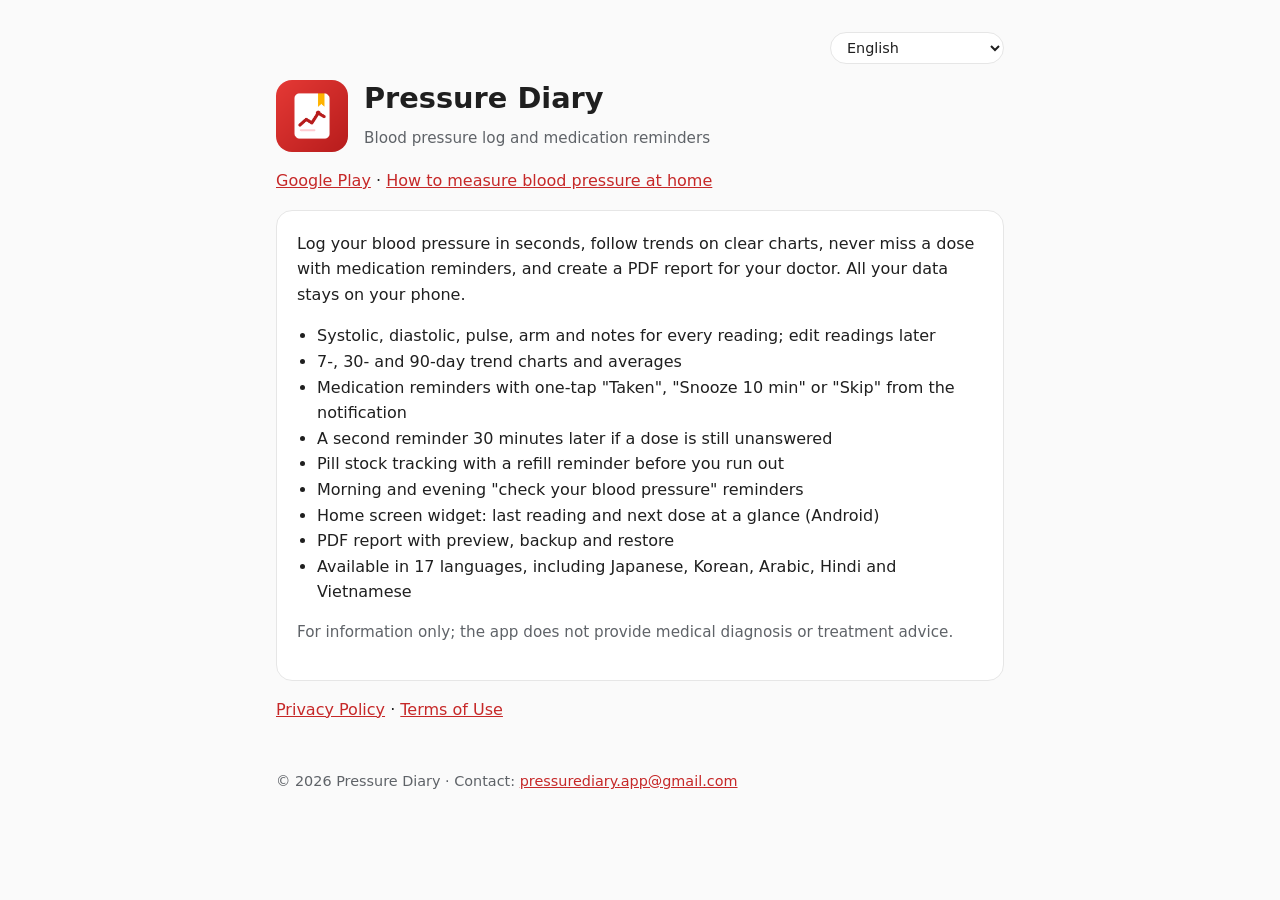
<file: index.html>
<!doctype html>
<html lang="tr" data-title-tr="Tansiyon Takip · Tansiyon günlüğü ve ilaç hatırlatıcı"
      data-title-en="Pressure Diary · Blood pressure log and medication reminders"
      data-title-de="Blutdruck-Tagebuch · Blutdruck-Protokoll und Medikamentenerinnerungen"
      data-title-es="Diario de Presión · Registro de presión arterial y recordatorios de medicamentos"
      data-title-pt="Diário de Pressão · Registro de pressão arterial e lembretes de medicamentos"
      data-title-fr="Journal de Tension · Suivi de la tension artérielle et rappels de médicaments"
      data-title-it="Diario della Pressione · Registro della pressione arteriosa e promemoria dei farmaci"
      data-title-ru="Дневник давления · Дневник давления и напоминания о лекарствах"
      data-title-uk="Щоденник тиску · Щоденник тиску та нагадування про ліки"
      data-title-pl="Dziennik ciśnienia · Dziennik ciśnienia i przypomnienia o lekach"
      data-title-id="Catatan Tensi · Catatan tekanan darah dan pengingat obat"
      data-title-hi="बीपी डायरी · ब्लड प्रेशर डायरी और दवा रिमाइंडर"
      data-title-ar="مفكرة ضغط الدم · مفكرة ضغط الدم وتذكيرات الأدوية"
      data-title-ja="血圧手帳 · 血圧の記録とお薬のリマインダー"
      data-title-ko="혈압 수첩 · 혈압 기록과 복약 알림"
      data-title-vi="Nhật ký huyết áp · Nhật ký huyết áp và nhắc uống thuốc"
      data-title-nl="Bloeddrukdagboek · Bloeddruklogboek en medicijnherinneringen">
<head>
  <meta charset="utf-8">
  <meta name="viewport" content="width=device-width, initial-scale=1">
  <title>Tansiyon Takip · Pressure Diary</title>
  <meta name="description" content="Tansiyon ölçümlerini kaydet, ilaç hatırlatmaları al, doktorun için PDF rapor oluştur. Log blood pressure, get medication reminders, share PDF reports.">
  <link rel="stylesheet" href="style.css">
  <script src="lang.js" defer></script>
</head>
<body>
<main>
  <div class="topbar">
    <select class="lang-select" data-lang-select aria-label="Language / Dil">
      <option value="tr">Türkçe</option>
      <option value="en">English</option>
      <option value="de">Deutsch</option>
      <option value="es">Español</option>
      <option value="pt">Português</option>
      <option value="fr">Français</option>
      <option value="it">Italiano</option>
      <option value="ru">Русский</option>
      <option value="uk">Українська</option>
      <option value="pl">Polski</option>
      <option value="id">Bahasa Indonesia</option>
      <option value="hi">हिन्दी</option>
      <option value="ar">العربية</option>
      <option value="ja">日本語</option>
      <option value="ko">한국어</option>
      <option value="vi">Tiếng Việt</option>
      <option value="nl">Nederlands</option>
    </select>
  </div>

  <div class="app">
    <img src="icon.png" alt="">
    <div>
      <h1><span data-lang="tr">Tansiyon Takip</span><span data-lang="en">Pressure Diary</span><span data-lang="de">Blutdruck-Tagebuch</span><span data-lang="es">Diario de Presión</span><span data-lang="pt">Diário de Pressão</span><span data-lang="fr">Journal de Tension</span><span data-lang="it">Diario della Pressione</span><span data-lang="ru">Дневник давления</span><span data-lang="uk">Щоденник тиску</span><span data-lang="pl">Dziennik ciśnienia</span><span data-lang="id">Catatan Tensi</span><span data-lang="hi">बीपी डायरी</span><span data-lang="ar">مفكرة ضغط الدم</span><span data-lang="ja">血圧手帳</span><span data-lang="ko">혈압 수첩</span><span data-lang="vi">Nhật ký huyết áp</span><span data-lang="nl">Bloeddrukdagboek</span></h1>
      <span class="muted" data-lang="tr">Tansiyon günlüğü ve ilaç hatırlatıcı</span>
      <span class="muted" data-lang="en">Blood pressure log and medication reminders</span>
      <span class="muted" data-lang="de">Blutdruck-Protokoll und Medikamentenerinnerungen</span>
      <span class="muted" data-lang="es">Registro de presión arterial y recordatorios de medicamentos</span>
      <span class="muted" data-lang="pt">Registro de pressão arterial e lembretes de medicamentos</span>
      <span class="muted" data-lang="fr">Suivi de la tension artérielle et rappels de médicaments</span>
      <span class="muted" data-lang="it">Registro della pressione arteriosa e promemoria dei farmaci</span>
      <span class="muted" data-lang="ru">Дневник давления и напоминания о лекарствах</span>
      <span class="muted" data-lang="uk">Щоденник тиску та нагадування про ліки</span>
      <span class="muted" data-lang="pl">Dziennik ciśnienia i przypomnienia o lekach</span>
      <span class="muted" data-lang="id">Catatan tekanan darah dan pengingat obat</span>
      <span class="muted" data-lang="hi">ब्लड प्रेशर डायरी और दवा रिमाइंडर</span>
      <span class="muted" data-lang="ar">مفكرة ضغط الدم وتذكيرات الأدوية</span>
      <span class="muted" data-lang="ja">血圧の記録とお薬のリマインダー</span>
      <span class="muted" data-lang="ko">혈압 기록과 복약 알림</span>
      <span class="muted" data-lang="vi">Nhật ký huyết áp và nhắc uống thuốc</span>
      <span class="muted" data-lang="nl">Bloeddruklogboek en medicijnherinneringen</span>
    </div>
  </div>

  <p><a href="https://play.google.com/store/apps/details?id=com.kaanonur.pressurediary">Google Play</a>
    <span data-lang="en">· <a href="en/how-to-measure-blood-pressure-at-home.html">How to measure blood pressure at home</a></span>
    <span data-lang="de">· <a href="de/blutdruck-zuhause-richtig-messen.html">Blutdruck zu Hause richtig messen</a></span></p>

  <div class="card" data-lang="tr">
    <p style="margin-top:0">Tansiyon ölçümlerini saniyeler içinde kaydet, grafiklerle takip et, ilaçlarını zamanında hatırla ve doktorun için PDF rapor hazırla.
      Tüm verilerin yalnızca telefonunda saklanır.</p>
    <ul>
      <li>Büyük/küçük tansiyon, nabız, kol ve not ile ölçüm kaydı; kayıtları sonradan düzenleme</li>
      <li>7, 30, 90 günlük trend grafiği ve ortalamalar</li>
      <li>İlaç hatırlatmaları; bildirimden tek dokunuşla "Aldım", "10 dk ertele" veya "Atla"</li>
      <li>Yanıtlanmayan doz için 30 dakika sonra tekrar hatırlatma</li>
      <li>İlaç stok takibi ve ilaç bitmeden uyarı</li>
      <li>Sabah ve akşam "tansiyonunu ölç" hatırlatıcısı</li>
      <li>Ana ekran widget'ı: son ölçüm ve sıradaki ilaç bir bakışta (Android)</li>
      <li>Önizlemeli PDF rapor, yedekleme ve geri yükleme</li>
      <li>17 dilde: Türkçe, İngilizce, Almanca, İspanyolca, Portekizce, Fransızca, İtalyanca, Felemenkçe, Rusça, Ukraynaca, Lehçe, Endonezce, Vietnamca, Hintçe, Arapça, Japonca ve Korece</li>
    </ul>
    <p class="muted">Bu uygulama bilgilendirme amaçlıdır; tıbbi teşhis veya tedavi önerisi sunmaz.</p>
  </div>

  <div class="card" data-lang="en">
    <p style="margin-top:0">Log your blood pressure in seconds, follow trends on clear charts, never miss a dose with medication reminders,
      and create a PDF report for your doctor. All your data stays on your phone.</p>
    <ul>
      <li>Systolic, diastolic, pulse, arm and notes for every reading; edit readings later</li>
      <li>7-, 30- and 90-day trend charts and averages</li>
      <li>Medication reminders with one-tap "Taken", "Snooze 10 min" or "Skip" from the notification</li>
      <li>A second reminder 30 minutes later if a dose is still unanswered</li>
      <li>Pill stock tracking with a refill reminder before you run out</li>
      <li>Morning and evening "check your blood pressure" reminders</li>
      <li>Home screen widget: last reading and next dose at a glance (Android)</li>
      <li>PDF report with preview, backup and restore</li>
      <li>Available in 17 languages, including Japanese, Korean, Arabic, Hindi and Vietnamese</li>
    </ul>
    <p class="muted">For information only; the app does not provide medical diagnosis or treatment advice.</p>
  </div>

  <div class="card" data-lang="de">
    <p style="margin-top:0">Erfasse deinen Blutdruck in Sekunden, verfolge Trends in übersichtlichen Diagrammen, verpasse dank Medikamentenerinnerungen keine Dosis mehr
      und erstelle einen PDF-Bericht für deinen Arzt. Alle deine Daten bleiben auf deinem Handy.</p>
    <ul>
      <li>Systolisch, diastolisch, Puls, Arm und Notizen für jede Messung; Messungen später bearbeiten</li>
      <li>Trenddiagramme und Durchschnittswerte über 7, 30 und 90 Tage</li>
      <li>Medikamentenerinnerungen mit „Eingenommen“, „In 10 Min. erinnern“ oder „Auslassen“ per Fingertipp direkt aus der Benachrichtigung</li>
      <li>Eine zweite Erinnerung 30 Minuten später, wenn eine Dosis noch unbeantwortet ist</li>
      <li>Tablettenvorrat verfolgen, mit Nachkauf-Erinnerung, bevor er aufgebraucht ist</li>
      <li>Erinnerungen morgens und abends: „Miss deinen Blutdruck“</li>
      <li>Startbildschirm-Widget: letzte Messung und nächste Dosis auf einen Blick (Android)</li>
      <li>PDF-Bericht mit Vorschau, Sicherung und Wiederherstellung</li>
      <li>Verfügbar in 17 Sprachen, darunter Niederländisch, Polnisch, Russisch, Japanisch und Koreanisch</li>
    </ul>
    <p class="muted">Nur zu Informationszwecken; die App bietet keine medizinische Diagnose oder Behandlungsempfehlung.</p>
  </div>

  <div class="card" data-lang="es">
    <p style="margin-top:0">Registra tu presión arterial en segundos, sigue su evolución en gráficos claros, no te saltes ninguna dosis gracias a los recordatorios de medicamentos
      y crea un informe PDF para tu médico. Todos tus datos se quedan en tu teléfono.</p>
    <ul>
      <li>Sistólica, diastólica, pulso, brazo y notas en cada medición; edita las mediciones más tarde</li>
      <li>Gráficos de evolución y promedios de 7, 30 y 90 días</li>
      <li>Recordatorios de medicamentos con "Tomada", "Posponer 10 min" u "Omitir" con un solo toque desde la notificación</li>
      <li>Un segundo recordatorio 30 minutos después si una dosis sigue sin respuesta</li>
      <li>Control de existencias de pastillas con un recordatorio de reposición antes de que se acaben</li>
      <li>Recordatorios de mañana y de noche para "medir tu presión arterial"</li>
      <li>Widget de pantalla de inicio: última medición y próxima dosis de un vistazo (Android)</li>
      <li>Informe PDF con vista previa, copia de seguridad y restauración</li>
      <li>Disponible en 17 idiomas, entre ellos japonés, coreano, árabe, hindi y vietnamita</li>
    </ul>
    <p class="muted">Solo informativo; la app no ofrece diagnóstico médico ni consejos de tratamiento.</p>
  </div>

  <div class="card" data-lang="pt">
    <p style="margin-top:0">Registre sua pressão arterial em segundos, acompanhe as tendências em gráficos claros, nunca esqueça uma dose com os lembretes de medicamentos
      e crie um relatório em PDF para o seu médico. Todos os seus dados ficam no seu celular.</p>
    <ul>
      <li>Sistólica, diastólica, pulso, braço e anotações em cada medição; edite as medições depois</li>
      <li>Gráficos de tendência e médias de 7, 30 e 90 dias</li>
      <li>Lembretes de medicamentos com "Tomei", "Adiar 10 min" ou "Pular" com um toque direto na notificação</li>
      <li>Um segundo lembrete 30 minutos depois se uma dose ainda não tiver sido respondida</li>
      <li>Controle do estoque de comprimidos com lembrete de reposição antes que acabem</li>
      <li>Lembretes de manhã e à noite para "medir sua pressão arterial"</li>
      <li>Widget na tela inicial: última medição e próxima dose num relance (Android)</li>
      <li>Relatório em PDF com pré-visualização, backup e restauração</li>
      <li>Disponível em 17 idiomas, incluindo japonês, coreano, árabe, hindi e vietnamita</li>
    </ul>
    <p class="muted">Apenas informativo; o app não fornece diagnóstico médico nem orientação de tratamento.</p>
  </div>

  <div class="card" data-lang="fr">
    <p style="margin-top:0">Notez votre tension artérielle en quelques secondes, suivez son évolution sur des graphiques clairs, n’oubliez plus aucune prise grâce aux rappels de médicaments,
      et créez un rapport PDF pour votre médecin. Toutes vos données restent sur votre téléphone.</p>
    <ul>
      <li>Systolique, diastolique, pouls, bras et notes pour chaque mesure ; modifiez vos mesures plus tard</li>
      <li>Graphiques d’évolution et moyennes sur 7, 30 et 90 jours</li>
      <li>Rappels de médicaments avec « Pris », « Rappel dans 10 min » ou « Ignorer » en un geste depuis la notification</li>
      <li>Un second rappel 30 minutes plus tard si une prise reste sans réponse</li>
      <li>Suivi du stock de comprimés avec un rappel de renouvellement avant d’être à court</li>
      <li>Rappels « Mesurez votre tension » le matin et le soir</li>
      <li>Widget d’écran d’accueil : dernière mesure et prochaine prise en un coup d’œil (Android)</li>
      <li>Rapport PDF avec aperçu, sauvegarde et restauration</li>
      <li>Disponible en 17 langues, dont le japonais, le coréen, l’arabe, le hindi et le vietnamien</li>
    </ul>
    <p class="muted">À titre informatif uniquement ; l’application ne fournit ni diagnostic médical ni conseil de traitement.</p>
  </div>

  <div class="card" data-lang="it">
    <p style="margin-top:0">Registra la pressione arteriosa in pochi secondi, segui l’andamento su grafici chiari, non saltare mai una dose grazie ai promemoria dei farmaci
      e crea un report PDF per il tuo medico. Tutti i tuoi dati restano sul tuo telefono.</p>
    <ul>
      <li>Sistolica, diastolica, battito, braccio e note per ogni misurazione; puoi modificare le misurazioni in seguito</li>
      <li>Grafici dell’andamento e medie a 7, 30 e 90 giorni</li>
      <li>Promemoria dei farmaci con “Presa”, “Posticipa 10 min” o “Salta” con un solo tocco dalla notifica</li>
      <li>Un secondo promemoria 30 minuti dopo se una dose è ancora senza risposta</li>
      <li>Monitoraggio della scorta di compresse con un promemoria per il rifornimento prima che finiscano</li>
      <li>Promemoria mattutini e serali per “misurare la pressione”</li>
      <li>Widget della schermata Home: ultima misurazione e prossima dose a colpo d’occhio (Android)</li>
      <li>Report PDF con anteprima, backup e ripristino</li>
      <li>Disponibile in 17 lingue, tra cui giapponese, coreano, arabo, hindi e vietnamita</li>
    </ul>
    <p class="muted">Solo a scopo informativo; l’app non fornisce diagnosi mediche né consigli terapeutici.</p>
  </div>

  <div class="card" data-lang="ru">
    <p style="margin-top:0">Записывайте давление за секунды, следите за динамикой на понятных графиках, не пропускайте приём лекарств благодаря напоминаниям и создавайте PDF-отчёт для врача. Все ваши данные остаются на вашем телефоне.</p>
    <ul>
      <li>Верхнее и нижнее давление, пульс, рука и заметки для каждого измерения; измерения можно изменить позже</li>
      <li>Графики динамики и средние значения за 7, 30 и 90 дней</li>
      <li>Напоминания о лекарствах: «Принято», «Отложить на 10 мин» или «Пропустить» одним нажатием прямо из уведомления</li>
      <li>Повторное напоминание через 30 минут, если приём не отмечен</li>
      <li>Учёт запаса таблеток и напоминание пополнить его, пока они не закончились</li>
      <li>Утренние и вечерние напоминания «проверьте давление»</li>
      <li>Виджет на главном экране: последнее измерение и следующий приём с первого взгляда (Android)</li>
      <li>PDF-отчёт с предпросмотром, резервное копирование и восстановление</li>
      <li>Доступно на 17 языках, включая русский, украинский, японский и корейский</li>
    </ul>
    <p class="muted">Только для информации; приложение не ставит диагноз и не даёт рекомендаций по лечению.</p>
  </div>

  <div class="card" data-lang="uk">
    <p style="margin-top:0">Записуйте тиск за секунди, стежте за динамікою на зрозумілих графіках, не пропускайте прийом ліків завдяки нагадуванням і створюйте PDF-звіт для лікаря. Усі ваші дані залишаються на вашому телефоні.</p>
    <ul>
      <li>Верхній і нижній тиск, пульс, рука та нотатки для кожного вимірювання; вимірювання можна змінити пізніше</li>
      <li>Графіки динаміки та середні значення за 7, 30 і 90 днів</li>
      <li>Нагадування про ліки: «Прийнято», «Відкласти на 10 хв» або «Пропустити» одним дотиком просто зі сповіщення</li>
      <li>Повторне нагадування через 30 хвилин, якщо прийом не позначено</li>
      <li>Облік запасу таблеток і нагадування поповнити його, доки вони не закінчилися</li>
      <li>Ранкові та вечірні нагадування «перевірте тиск»</li>
      <li>Віджет на головному екрані: останнє вимірювання та наступний прийом з першого погляду (Android)</li>
      <li>PDF-звіт з попереднім переглядом, резервне копіювання та відновлення</li>
      <li>Доступно 17 мовами, зокрема українською, японською та корейською</li>
    </ul>
    <p class="muted">Лише для інформації; застосунок не ставить діагноз і не дає рекомендацій щодо лікування.</p>
  </div>

  <div class="card" data-lang="pl">
    <p style="margin-top:0">Zapisuj ciśnienie w kilka sekund, śledź zmiany na przejrzystych wykresach, nie pomijaj dawek dzięki przypomnieniom o lekach i twórz raport PDF dla lekarza. Wszystkie Twoje dane zostają w Twoim telefonie.</p>
    <ul>
      <li>Ciśnienie skurczowe i rozkurczowe, tętno, ręka i notatki przy każdym pomiarze; pomiary można później edytować</li>
      <li>Wykresy trendów i średnie z 7, 30 i 90 dni</li>
      <li>Przypomnienia o lekach z opcjami „Przyjęto”, „Przypomnij za 10 min” lub „Pomiń” jednym dotknięciem w powiadomieniu</li>
      <li>Drugie przypomnienie po 30 minutach, jeśli dawka nadal nie została oznaczona</li>
      <li>Śledzenie zapasu tabletek z przypomnieniem o uzupełnieniu, zanim się skończą</li>
      <li>Poranne i wieczorne przypomnienia „zmierz ciśnienie”</li>
      <li>Widżet na ekranie głównym: ostatni pomiar i następna dawka na pierwszy rzut oka (Android)</li>
      <li>Raport PDF z podglądem, kopia zapasowa i przywracanie</li>
      <li>Dostępna w 17 językach, w tym po polsku, japońsku i koreańsku</li>
    </ul>
    <p class="muted">Wyłącznie w celach informacyjnych; aplikacja nie stawia diagnozy ani nie zaleca leczenia.</p>
  </div>

  <div class="card" data-lang="id">
    <p style="margin-top:0">Catat tekanan darah dalam hitungan detik, pantau tren lewat grafik yang jelas, jangan lewatkan dosis berkat pengingat obat, dan buat laporan PDF untuk dokter Anda. Semua data Anda tetap di ponsel Anda.</p>
    <ul>
      <li>Sistolik, diastolik, denyut nadi, lengan, dan catatan untuk setiap pengukuran; pengukuran bisa diedit nanti</li>
      <li>Grafik tren dan rata-rata 7, 30, dan 90 hari</li>
      <li>Pengingat obat dengan &quot;Sudah diminum&quot;, &quot;Tunda 10 mnt&quot;, atau &quot;Lewati&quot; sekali ketuk langsung dari notifikasi</li>
      <li>Pengingat kedua 30 menit kemudian jika dosis belum ditandai</li>
      <li>Pelacakan stok pil dengan pengingat beli ulang sebelum habis</li>
      <li>Pengingat pagi dan malam untuk &quot;cek tekanan darah&quot;</li>
      <li>Widget layar utama: pengukuran terakhir dan dosis berikutnya sekilas (Android)</li>
      <li>Laporan PDF dengan pratinjau, cadangan, dan pemulihan</li>
      <li>Tersedia dalam 17 bahasa, termasuk Indonesia, Jepang, dan Korea</li>
    </ul>
    <p class="muted">Hanya untuk informasi; aplikasi ini tidak memberikan diagnosis medis atau saran pengobatan.</p>
  </div>

  <div class="card" data-lang="hi">
    <p style="margin-top:0">सेकंडों में अपना ब्लड प्रेशर दर्ज करें, साफ़ ग्राफ़ में बदलाव देखें, दवा रिमाइंडर के साथ कोई खुराक न छोड़ें और अपने डॉक्टर के लिए PDF रिपोर्ट बनाएँ। आपका सारा डेटा आपके फ़ोन पर ही रहता है।</p>
    <ul>
      <li>हर रीडिंग के लिए ऊपर और नीचे का बीपी, पल्स, बाँह और नोट; रीडिंग बाद में बदली जा सकती है</li>
      <li>7, 30 और 90 दिन के ग्राफ़ और औसत</li>
      <li>दवा रिमाइंडर: सूचना से ही एक टैप में &quot;ले ली&quot;, &quot;10 मिनट बाद&quot; या &quot;छोड़ें&quot;</li>
      <li>खुराक दर्ज न होने पर 30 मिनट बाद दूसरा रिमाइंडर</li>
      <li>गोलियों का स्टॉक ट्रैक करें और खत्म होने से पहले रिमाइंडर पाएँ</li>
      <li>सुबह और शाम &quot;बीपी जाँचें&quot; रिमाइंडर</li>
      <li>होम स्क्रीन विजेट: आख़िरी रीडिंग और अगली खुराक एक नज़र में (Android)</li>
      <li>प्रीव्यू के साथ PDF रिपोर्ट, बैकअप और रीस्टोर</li>
      <li>हिंदी, अंग्रेज़ी, जापानी और कोरियाई सहित 17 भाषाओं में उपलब्ध</li>
    </ul>
    <p class="muted">केवल जानकारी के लिए; यह ऐप चिकित्सीय निदान या इलाज की सलाह नहीं देता।</p>
  </div>

  <div class="card" data-lang="ar">
    <p style="margin-top:0">سجّل ضغط دمك في ثوانٍ، وتابع تغيّره في رسوم بيانية واضحة، ولا تفوّت أي جرعة بفضل تذكيرات الأدوية، وأنشئ تقرير PDF لطبيبك. تبقى جميع بياناتك على هاتفك.</p>
    <ul>
      <li>الضغط الانقباضي والانبساطي والنبض والذراع وملاحظات لكل قراءة؛ مع إمكانية تعديل القراءات لاحقًا</li>
      <li>رسوم بيانية ومتوسطات لـ 7 و30 و90 يومًا</li>
      <li>تذكيرات الأدوية مع &quot;تم التناول&quot; أو &quot;تأجيل 10 دقائق&quot; أو &quot;تخطٍّ&quot; بلمسة واحدة من الإشعار</li>
      <li>تذكير ثانٍ بعد 30 دقيقة إذا لم تُسجَّل الجرعة</li>
      <li>تتبّع مخزون الحبوب مع تذكير بإعادة الشراء قبل نفادها</li>
      <li>تذكيرات صباحية ومسائية &quot;افحص ضغط دمك&quot;</li>
      <li>أداة الشاشة الرئيسية: آخر قراءة والجرعة التالية بنظرة واحدة (Android)</li>
      <li>تقرير PDF مع معاينة، ونسخ احتياطي واستعادة</li>
      <li>متوفر بـ 17 لغة، منها العربية والإنجليزية واليابانية والكورية</li>
    </ul>
    <p class="muted">للمعلومات فقط؛ لا يقدّم التطبيق تشخيصًا طبيًا أو نصائح علاجية.</p>
  </div>

  <div class="card" data-lang="ja">
    <p style="margin-top:0">血圧を数秒で記録し、わかりやすいグラフで変化を確認。お薬のリマインダーで飲み忘れを防ぎ、医師に見せるPDFレポートも作成できます。データはすべてスマホの中に保存されます。</p>
    <ul>
      <li>測定ごとに上の血圧・下の血圧・脈拍・腕・メモを記録。あとから編集も可能</li>
      <li>7日・30日・90日のグラフと平均値</li>
      <li>通知から「飲んだ」「10分後に再通知」「スキップ」をワンタップ</li>
      <li>未記録のお薬は30分後にもう一度お知らせ</li>
      <li>残りの錠数を管理し、なくなる前に補充をお知らせ</li>
      <li>朝と夜の「血圧を測りましょう」リマインダー</li>
      <li>ホーム画面ウィジェット：前回の測定と次のお薬をひと目で（Android）</li>
      <li>プレビュー付きPDFレポート、バックアップと復元</li>
      <li>日本語、英語、韓国語など17言語に対応</li>
    </ul>
    <p class="muted">参考情報です。本アプリは医学的な診断や治療の助言を行いません。</p>
  </div>

  <div class="card" data-lang="ko">
    <p style="margin-top:0">몇 초 만에 혈압을 기록하고, 보기 쉬운 그래프로 변화를 확인하고, 복약 알림으로 약을 놓치지 말고, 의사에게 보여 줄 PDF 보고서를 만드세요. 모든 데이터는 휴대폰에만 저장됩니다.</p>
    <ul>
      <li>측정마다 최고·최저 혈압, 맥박, 팔, 메모 기록, 나중에 수정 가능</li>
      <li>7일, 30일, 90일 그래프와 평균</li>
      <li>알림에서 바로 &quot;복용함&quot;, &quot;10분 후 다시 알림&quot;, &quot;건너뛰기&quot;</li>
      <li>표시하지 않은 복용은 30분 뒤에 한 번 더 알림</li>
      <li>남은 알약 수를 관리하고 떨어지기 전에 알림</li>
      <li>아침·저녁 &quot;혈압을 재세요&quot; 알림</li>
      <li>홈 화면 위젯: 최근 측정과 다음 복용을 한눈에 (Android)</li>
      <li>미리보기가 있는 PDF 보고서, 백업 및 복원</li>
      <li>한국어, 영어, 일본어 등 17개 언어 지원</li>
    </ul>
    <p class="muted">참고용입니다. 이 앱은 의학적 진단이나 치료 조언을 제공하지 않습니다.</p>
  </div>

  <div class="card" data-lang="vi">
    <p style="margin-top:0">Ghi huyết áp trong vài giây, theo dõi xu hướng qua biểu đồ rõ ràng, không bỏ lỡ liều thuốc nhờ lời nhắc, và tạo báo cáo PDF cho bác sĩ. Mọi dữ liệu đều nằm trên điện thoại của bạn.</p>
    <ul>
      <li>Số trên, số dưới, nhịp tim, tay đo và ghi chú cho mỗi lần đo; có thể sửa sau</li>
      <li>Biểu đồ xu hướng và giá trị trung bình 7, 30 và 90 ngày</li>
      <li>Nhắc uống thuốc với &quot;Đã uống&quot;, &quot;Nhắc lại sau 10 phút&quot; hoặc &quot;Bỏ qua&quot; chỉ một chạm từ thông báo</li>
      <li>Nhắc lại sau 30 phút nếu liều thuốc chưa được đánh dấu</li>
      <li>Theo dõi số viên còn lại và nhắc mua thêm trước khi hết</li>
      <li>Lời nhắc đo huyết áp buổi sáng và buổi tối</li>
      <li>Tiện ích màn hình chính: lần đo gần nhất và liều tiếp theo (Android)</li>
      <li>Báo cáo PDF có xem trước, sao lưu và khôi phục</li>
      <li>Có 17 ngôn ngữ, gồm tiếng Việt, tiếng Anh, tiếng Nhật và tiếng Hàn</li>
    </ul>
    <p class="muted">Chỉ để tham khảo; ứng dụng không chẩn đoán y khoa hay đưa ra lời khuyên điều trị.</p>
  </div>

  <div class="card" data-lang="nl">
    <p style="margin-top:0">Noteer je bloeddruk in een paar seconden, volg het verloop in duidelijke grafieken, mis geen dosis dankzij medicijnherinneringen en maak een PDF-rapport voor je arts. Al je gegevens blijven op je telefoon.</p>
    <ul>
      <li>Bovendruk, onderdruk, hartslag, arm en notitie bij elke meting; metingen later bewerken</li>
      <li>Grafieken en gemiddelden over 7, 30 en 90 dagen</li>
      <li>Medicijnherinneringen met &quot;Ingenomen&quot;, &quot;Over 10 min&quot; of &quot;Overslaan&quot; met één tik vanuit de melding</li>
      <li>Een tweede herinnering na 30 minuten als een dosis nog niet is gemarkeerd</li>
      <li>Pillenvoorraad bijhouden met een herinnering voordat ze op zijn</li>
      <li>Herinneringen &#x27;s ochtends en &#x27;s avonds om je bloeddruk te meten</li>
      <li>Widget voor het startscherm: laatste meting en volgende dosis in één oogopslag (Android)</li>
      <li>PDF-rapport met voorbeeld, back-up en terugzetten</li>
      <li>Beschikbaar in 17 talen, waaronder Nederlands, Engels, Duits en Frans</li>
    </ul>
    <p class="muted">Alleen ter informatie; de app stelt geen medische diagnose en geeft geen behandeladvies.</p>
  </div>

  <p>
    <a href="privacy.html" data-lang="tr">Gizlilik Politikası</a>
    <a href="privacy.html" data-lang="en">Privacy Policy</a>
    <a href="privacy.html" data-lang="de">Datenschutzerklärung</a>
    <a href="privacy.html" data-lang="es">Política de privacidad</a>
    <a href="privacy.html" data-lang="pt">Política de Privacidade</a>
    <a href="privacy.html" data-lang="fr">Politique de confidentialité</a>
    <a href="privacy.html" data-lang="it">Informativa sulla privacy</a>
    <a href="privacy.html" data-lang="ru">Политика конфиденциальности</a>
    <a href="privacy.html" data-lang="uk">Політика конфіденційності</a>
    <a href="privacy.html" data-lang="pl">Polityka prywatności</a>
    <a href="privacy.html" data-lang="id">Kebijakan Privasi</a>
    <a href="privacy.html" data-lang="hi">गोपनीयता नीति</a>
    <a href="privacy.html" data-lang="ar">سياسة الخصوصية</a>
    <a href="privacy.html" data-lang="ja">プライバシーポリシー</a>
    <a href="privacy.html" data-lang="ko">개인정보처리방침</a>
    <a href="privacy.html" data-lang="vi">Chính sách quyền riêng tư</a>
    <a href="privacy.html" data-lang="nl">Privacybeleid</a>
    <span data-lang="tr">· <a href="terms.html">Kullanım Koşulları</a></span>
    <span data-lang="en">· <a href="terms.html">Terms of Use</a></span>
    <span data-lang="de">· <a href="terms.html">Nutzungsbedingungen</a></span>
    <span data-lang="es">· <a href="terms.html">Condiciones de uso</a></span>
    <span data-lang="pt">· <a href="terms.html">Termos de Uso</a></span>
    <span data-lang="fr">· <a href="terms.html">Conditions d’utilisation</a></span>
    <span data-lang="it">· <a href="terms.html">Condizioni d’uso</a></span>
    <span data-lang="ru">· <a href="terms.html">Условия использования</a></span>
    <span data-lang="uk">· <a href="terms.html">Умови використання</a></span>
    <span data-lang="pl">· <a href="terms.html">Warunki korzystania</a></span>
    <span data-lang="id">· <a href="terms.html">Ketentuan Penggunaan</a></span>
    <span data-lang="hi">· <a href="terms.html">उपयोग की शर्तें</a></span>
    <span data-lang="ar">· <a href="terms.html">شروط الاستخدام</a></span>
    <span data-lang="ja">· <a href="terms.html">利用規約</a></span>
    <span data-lang="ko">· <a href="terms.html">이용약관</a></span>
    <span data-lang="vi">· <a href="terms.html">Điều khoản sử dụng</a></span>
    <span data-lang="nl">· <a href="terms.html">Gebruiksvoorwaarden</a></span>
  </p>

  <footer>© 2026 Pressure Diary ·
    <span data-lang="tr">İletişim:</span><span data-lang="en">Contact:</span><span data-lang="de">Kontakt:</span><span data-lang="es">Contacto:</span><span data-lang="pt">Contato:</span><span data-lang="fr">Contact :</span><span data-lang="it">Contatto:</span><span data-lang="ru">Контакты:</span><span data-lang="uk">Контакти:</span><span data-lang="pl">Kontakt:</span><span data-lang="id">Kontak:</span><span data-lang="hi">संपर्क:</span><span data-lang="ar">للتواصل:</span><span data-lang="ja">お問い合わせ：</span><span data-lang="ko">문의:</span><span data-lang="vi">Liên hệ:</span><span data-lang="nl">Contact:</span>
    <a href="mailto:pressurediary.app@gmail.com">pressurediary.app@gmail.com</a></footer>
</main>
</body>
</html>
</file>
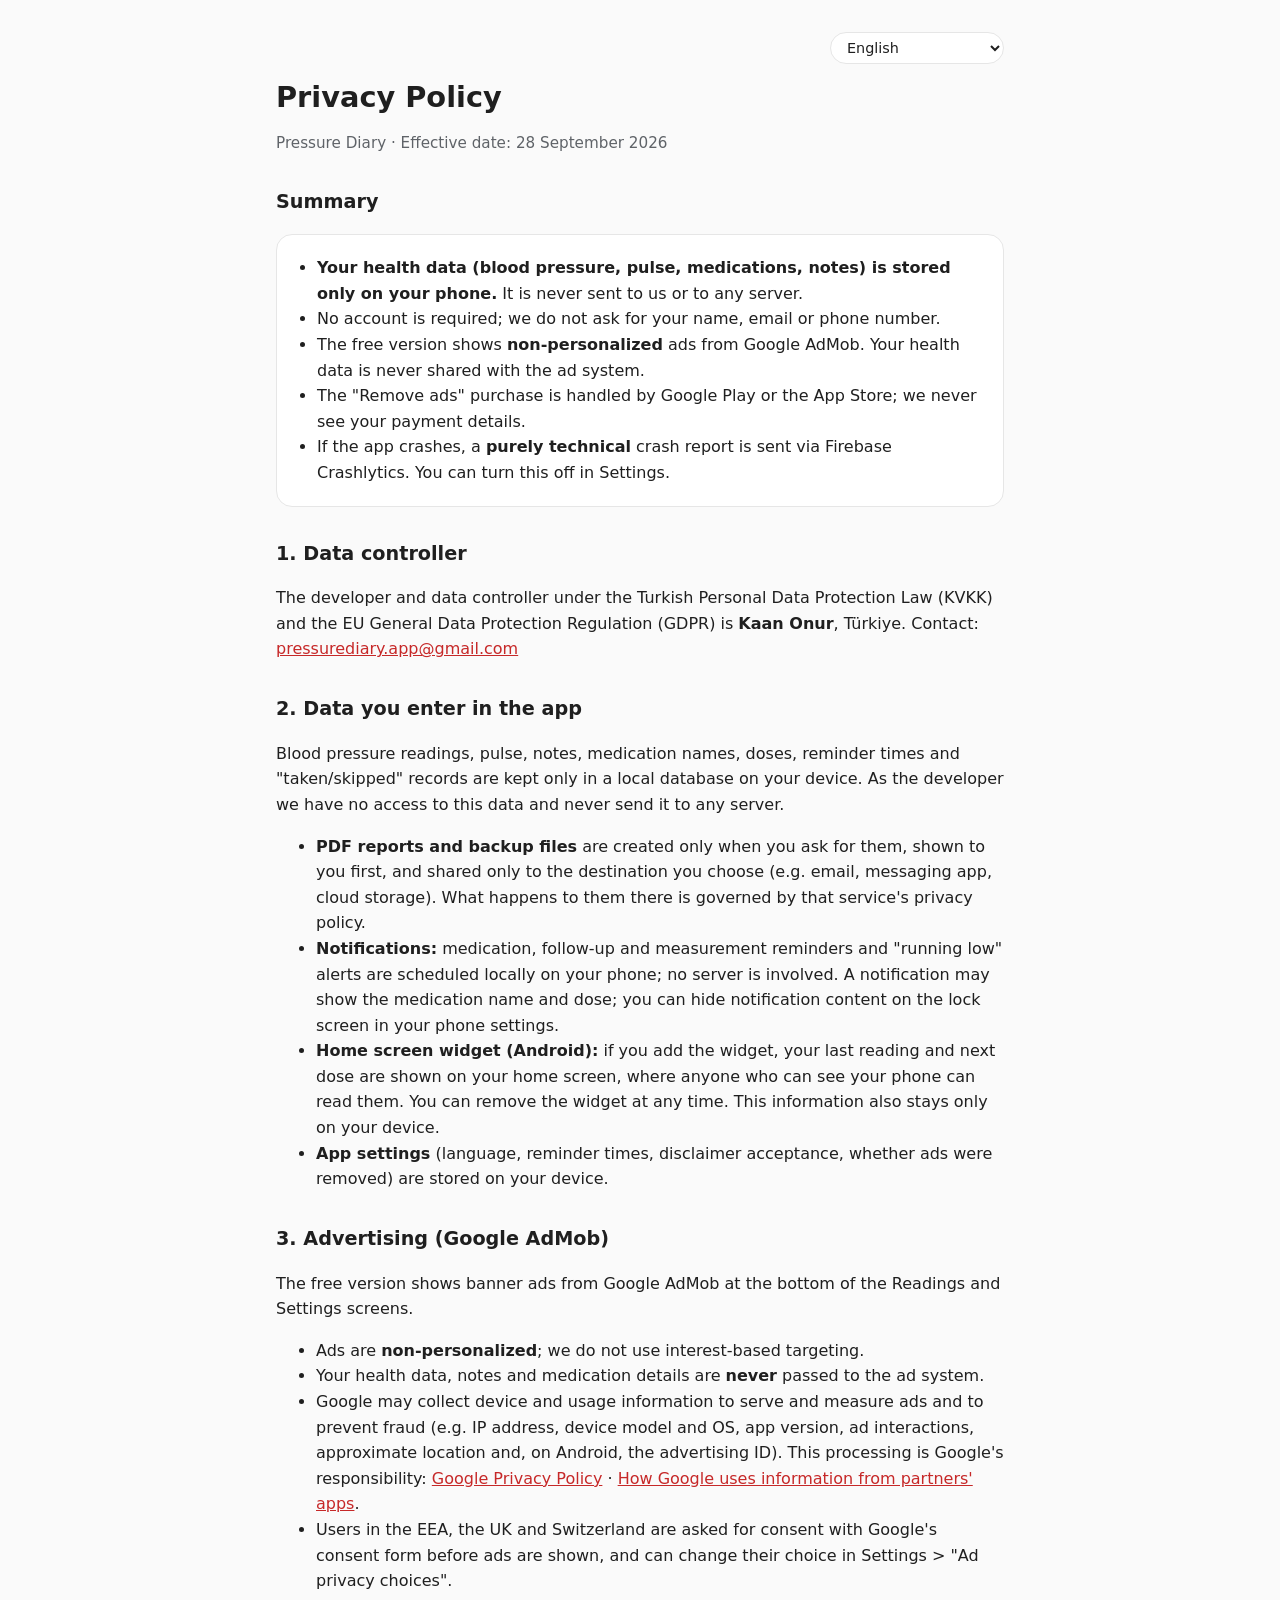
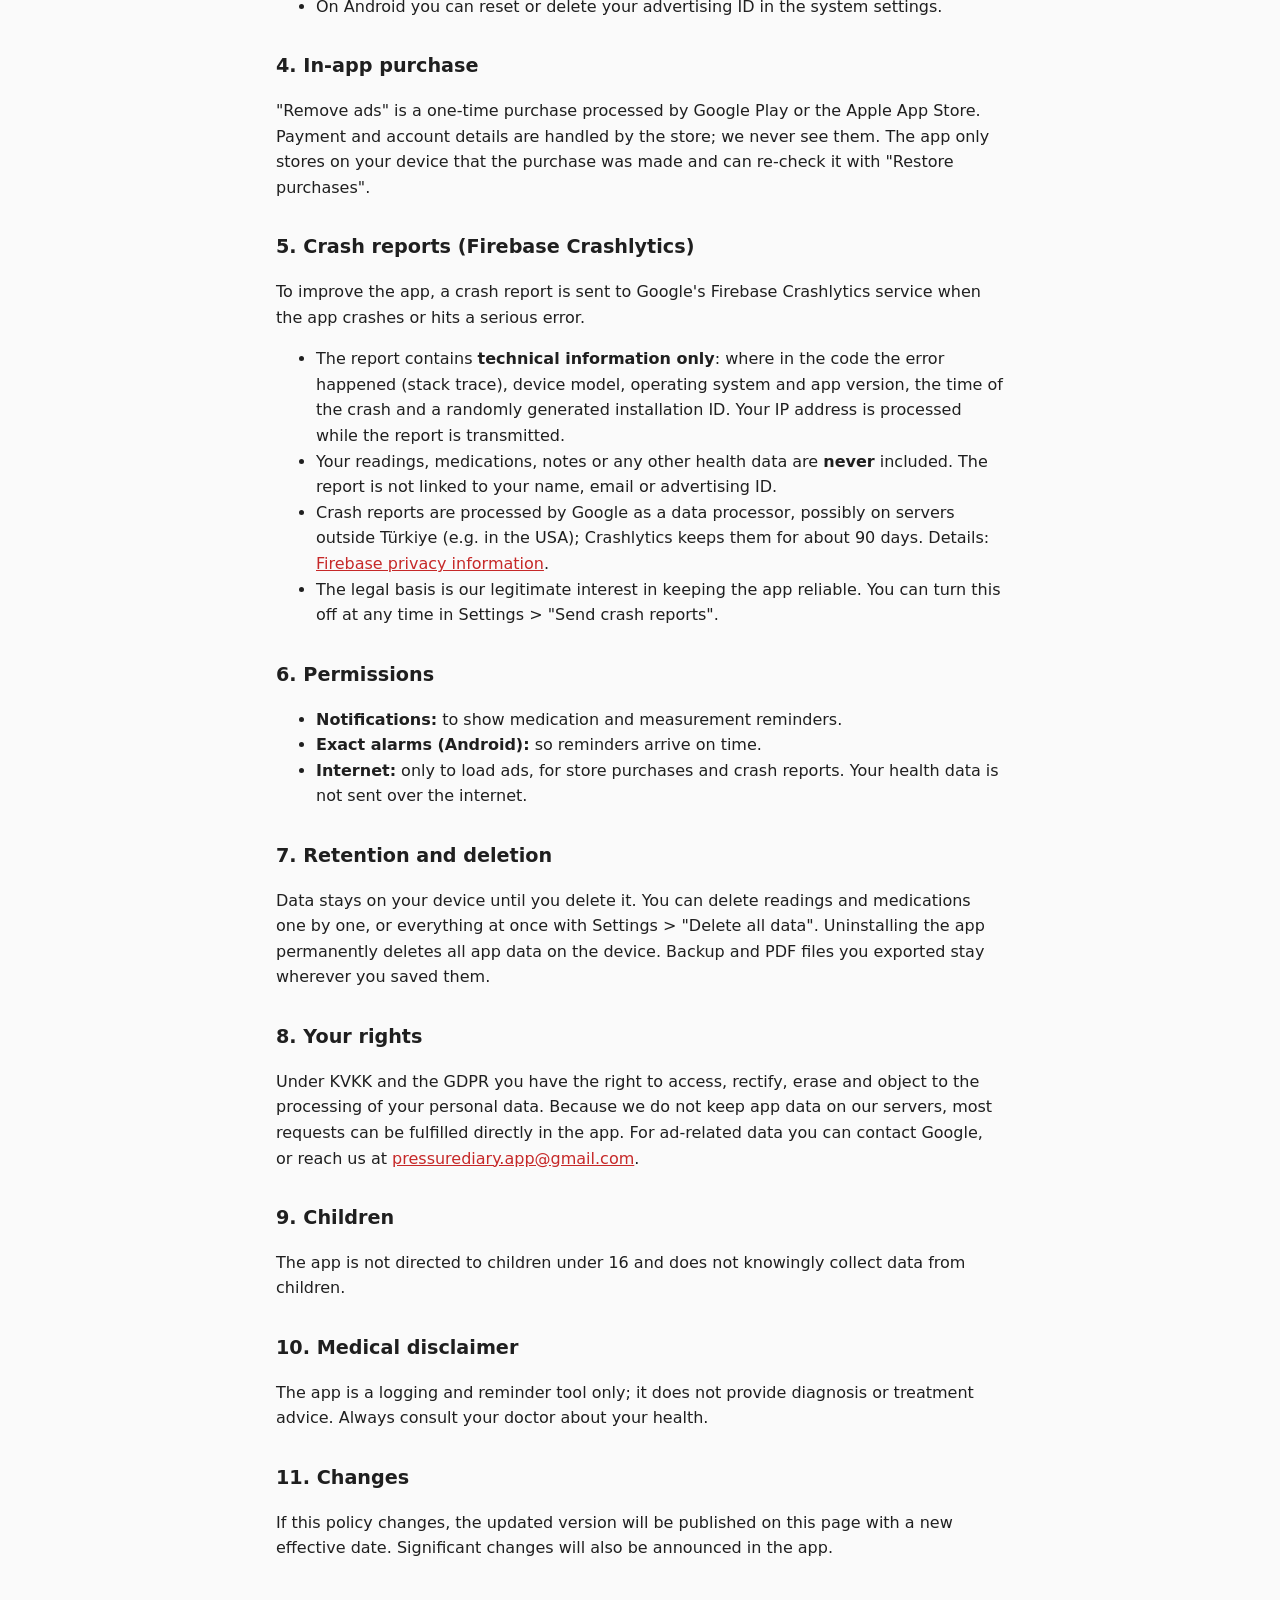
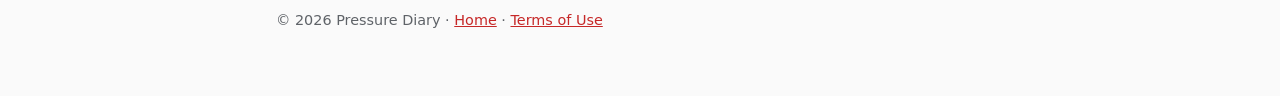
<file: privacy.html>
<!doctype html>
<html lang="tr" data-title-tr="Gizlilik Politikası — Tansiyon Takip" data-title-en="Privacy Policy — Pressure Diary"
      data-title-de="Datenschutzerklärung – Blutdruck-Tagebuch"
      data-title-es="Política de privacidad — Diario de Presión"
      data-title-pt="Política de Privacidade — Diário de Pressão"
      data-title-fr="Politique de confidentialité — Journal de Tension"
      data-title-it="Informativa sulla privacy — Diario della Pressione"
      data-title-ru="Политика конфиденциальности — Дневник давления"
      data-title-uk="Політика конфіденційності — Щоденник тиску"
      data-title-pl="Polityka prywatności — Dziennik ciśnienia"
      data-title-id="Kebijakan Privasi — Catatan Tensi"
      data-title-hi="गोपनीयता नीति — बीपी डायरी"
      data-title-ar="سياسة الخصوصية — مفكرة ضغط الدم"
      data-title-ja="プライバシーポリシー — 血圧手帳"
      data-title-ko="개인정보 처리방침 — 혈압 수첩"
      data-title-vi="Chính sách quyền riêng tư — Nhật ký huyết áp"
      data-title-nl="Privacybeleid — Bloeddrukdagboek">
<head>
  <meta charset="utf-8">
  <meta name="viewport" content="width=device-width, initial-scale=1">
  <title>Gizlilik Politikası · Privacy Policy — Tansiyon Takip / Pressure Diary</title>
  <link rel="stylesheet" href="style.css">
  <script src="lang.js" defer></script>
</head>
<body>
<main>
  <div class="topbar">
    <select class="lang-select" data-lang-select aria-label="Language / Dil">
      <option value="tr">Türkçe</option>
      <option value="en">English</option>
      <option value="de">Deutsch</option>
      <option value="es">Español</option>
      <option value="pt">Português</option>
      <option value="fr">Français</option>
      <option value="it">Italiano</option>
      <option value="ru">Русский</option>
      <option value="uk">Українська</option>
      <option value="pl">Polski</option>
      <option value="id">Bahasa Indonesia</option>
      <option value="hi">हिन्दी</option>
      <option value="ar">العربية</option>
      <option value="ja">日本語</option>
      <option value="ko">한국어</option>
      <option value="vi">Tiếng Việt</option>
      <option value="nl">Nederlands</option>
    </select>
  </div>
  <h1><span data-lang="tr">Gizlilik Politikası</span><span data-lang="en">Privacy Policy</span><span data-lang="de">Datenschutzerklärung</span><span data-lang="es">Política de privacidad</span><span data-lang="pt">Política de Privacidade</span><span data-lang="fr">Politique de confidentialité</span><span data-lang="it">Informativa sulla privacy</span><span data-lang="ru">Политика конфиденциальности</span><span data-lang="uk">Політика конфіденційності</span><span data-lang="pl">Polityka prywatności</span><span data-lang="id">Kebijakan Privasi</span><span data-lang="hi">गोपनीयता नीति</span><span data-lang="ar">سياسة الخصوصية</span><span data-lang="ja">プライバシーポリシー</span><span data-lang="ko">개인정보 처리방침</span><span data-lang="vi">Chính sách quyền riêng tư</span><span data-lang="nl">Privacybeleid</span></h1>
  <p class="muted" data-lang="tr">Tansiyon Takip · Yürürlük tarihi: 28.09.2026</p>
  <p class="muted" data-lang="en">Pressure Diary · Effective date: 28 September 2026</p>
  <p class="muted" data-lang="de">Blutdruck-Tagebuch · Gültig ab: 28. September 2026</p>
  <p class="muted" data-lang="es">Diario de Presión · Fecha de entrada en vigor: 28 de septiembre de 2026</p>
  <p class="muted" data-lang="pt">Diário de Pressão · Data de vigência: 28 de setembro de 2026</p>
  <p class="muted" data-lang="fr">Journal de Tension · Date d’entrée en vigueur : 28 septembre 2026</p>
  <p class="muted" data-lang="it">Diario della Pressione · Data di entrata in vigore: 28 settembre 2026</p>
  <p class="muted" data-lang="ru">Дневник давления · Дата вступления в силу: 28 сентября 2026 г.</p>
  <p class="muted" data-lang="uk">Щоденник тиску · Дата набрання чинності: 28 вересня 2026 р.</p>
  <p class="muted" data-lang="pl">Dziennik ciśnienia · Data wejścia w życie: 28 września 2026 r.</p>
  <p class="muted" data-lang="id">Catatan Tensi · Tanggal berlaku: 28 September 2026</p>
  <p class="muted" data-lang="hi">बीपी डायरी · प्रभावी तिथि: 28 सितंबर 2026</p>
  <p class="muted" data-lang="ar">مفكرة ضغط الدم · تاريخ السريان: 28 سبتمبر 2026</p>
  <p class="muted" data-lang="ja">血圧手帳 · 施行日：2026年9月28日</p>
  <p class="muted" data-lang="ko">혈압 수첩 · 시행일: 2026년 9월 28일</p>
  <p class="muted" data-lang="vi">Nhật ký huyết áp · Ngày hiệu lực: 28 tháng 9 năm 2026</p>
  <p class="muted" data-lang="nl">Bloeddrukdagboek · Ingangsdatum: 28 september 2026</p>

  <!-- ===================================================== TÜRKÇE -->
  <section id="tr" data-lang="tr">
    <h2>Özet</h2>
    <div class="card">
      <ul>
        <li><strong>Sağlık verilerin (tansiyon, nabız, ilaçlar, notlar) yalnızca telefonunda saklanır.</strong> Bize veya başka bir sunucuya gönderilmez.</li>
        <li>Hesap açman gerekmez; adını, e-postanı veya telefon numaranı istemeyiz.</li>
        <li>Ücretsiz sürümde Google AdMob ile <strong>kişiselleştirilmemiş</strong> reklam gösterilir. Sağlık verilerin reklam sistemine asla aktarılmaz.</li>
        <li>"Reklamları kaldır" satın alımı Google Play veya App Store üzerinden yapılır; ödeme bilgilerini görmeyiz.</li>
        <li>Uygulama çökerse, Firebase Crashlytics ile <strong>yalnızca teknik</strong> bir hata raporu gönderilir. Ayarlardan kapatabilirsin.</li>
      </ul>
    </div>

    <h2>1. Veri sorumlusu</h2>
    <p>Uygulamanın geliştiricisi ve 6698 sayılı Kişisel Verilerin Korunması Kanunu (KVKK) ile Avrupa Birliği Genel Veri Koruma Tüzüğü (GDPR) kapsamında veri sorumlusu:
      <strong>Kaan Onur</strong>, Türkiye. İletişim: <a href="mailto:pressurediary.app@gmail.com">pressurediary.app@gmail.com</a></p>

    <h2>2. Uygulamada girdiğin veriler</h2>
    <p>Tansiyon ölçümleri, nabız, ölçüm notları, ilaç adları, dozlar, hatırlatma saatleri ve "aldım/atladım" kayıtları
      yalnızca cihazındaki yerel veritabanında tutulur. Geliştirici olarak bu verilere erişimimiz yoktur ve bunları hiçbir sunucuya göndermeyiz.</p>
    <ul>
      <li><strong>PDF rapor ve yedek dosyası:</strong> Yalnızca sen oluşturduğunda, önizledikten sonra ve senin seçtiğin yere
        (ör. e-posta, mesajlaşma uygulaması, bulut depolama) paylaşılır. Bu dosyaların sonrasında nasıl işlendiği,
        seçtiğin hizmetin kendi gizlilik politikasına tabidir.</li>
      <li><strong>Bildirimler:</strong> İlaç, tekrar ve ölçüm hatırlatmaları ile "ilaç bitiyor" uyarıları telefonunda yerel olarak planlanır; bir sunucu kullanılmaz. Bildirimde ilacın adı ve dozu görünebilir; kilit ekranında görünmesini telefonunun bildirim ayarlarından kapatabilirsin.</li>
      <li><strong>Ana ekran widget'ı (Android):</strong> Widget'ı eklersen son ölçümün ve sıradaki ilacın ana ekranında görünür; telefonunu görebilen herkes bu bilgiyi görebilir. Widget'ı istediğin zaman kaldırabilirsin. Bu bilgiler de yalnızca cihazında tutulur.</li>
      <li><strong>Uygulama ayarları</strong> (dil, hatırlatma saatleri, sorumluluk reddinin kabulü, reklamların kaldırılıp kaldırılmadığı) cihazında saklanır.</li>
    </ul>

    <h2>3. Reklamlar (Google AdMob)</h2>
    <p>Ücretsiz sürümde, Ölçümler ve Ayarlar ekranlarının altında Google AdMob tarafından sağlanan banner reklamlar gösterilir.</p>
    <ul>
      <li>Reklamlar <strong>kişiselleştirilmemiştir</strong>; ilgi alanına dayalı hedefleme kullanmayız.</li>
      <li>Sağlık verilerin, notların veya ilaç bilgilerin reklam sistemine <strong>hiçbir şekilde aktarılmaz</strong>.</li>
      <li>Google, reklam sunmak, ölçmek ve sahtekârlığı önlemek için cihaz ve kullanım bilgileri toplayabilir
        (ör. IP adresi, cihaz modeli ve işletim sistemi, uygulama sürümü, reklam etkileşimleri, yaklaşık konum ve Android'de reklam kimliği).
        Bu işleme Google'ın sorumluluğundadır:
        <a href="https://policies.google.com/privacy">Google Gizlilik Politikası</a> ·
        <a href="https://policies.google.com/technologies/partner-sites">Google, iş ortaklarının uygulamalarından gelen bilgileri nasıl kullanır</a>.</li>
      <li>Avrupa Ekonomik Alanı, Birleşik Krallık ve İsviçre'deki kullanıcılardan reklam öncesinde Google'ın onay formu ile izin istenir.
        Tercihini Ayarlar &gt; "Reklam gizlilik tercihleri" bölümünden değiştirebilirsin.</li>
      <li>Android'de reklam kimliğini telefon ayarlarından sıfırlayabilir veya silebilirsin.</li>
    </ul>

    <h2>4. Uygulama içi satın alma</h2>
    <p>"Reklamları kaldır" tek seferlik bir satın almadır ve Google Play veya Apple App Store üzerinden gerçekleşir.
      Ödeme ve hesap bilgilerini ilgili mağaza işler; biz görmeyiz. Uygulama yalnızca satın almanın yapıldığı bilgisini cihazında saklar
      ve "Satın alımları geri yükle" ile mağazadan yeniden doğrulayabilir.</p>

    <h2>5. Hata raporları (Firebase Crashlytics)</h2>
    <p>Uygulamayı iyileştirmek için, uygulama çöktüğünde veya ciddi bir hata oluştuğunda Google'ın Firebase Crashlytics hizmetine bir hata raporu gönderilir.</p>
    <ul>
      <li>Rapor yalnızca <strong>teknik bilgileri</strong> içerir: hatanın kod içindeki yeri (stack trace), cihaz modeli, işletim sistemi ve uygulama sürümü,
        çökme zamanı ve rastgele üretilmiş bir kurulum kimliği. Gönderim sırasında IP adresin de işlenir.</li>
      <li>Ölçümlerin, ilaçların, notların veya başka sağlık verilerin rapora <strong>eklenmez</strong>. Rapor adınla, e-postanla veya reklam kimliğinle ilişkilendirilmez.</li>
      <li>Hata raporları Google tarafından, veri işleyen sıfatıyla ve Türkiye dışındaki (ör. ABD) sunucularda işlenebilir; Crashlytics bu raporları yaklaşık 90 gün saklar.
        Ayrıntılar: <a href="https://firebase.google.com/support/privacy">Firebase gizlilik bilgileri</a>.</li>
      <li>Hukuki dayanak, uygulamanın güvenilir çalışmasını sağlamaya yönelik meşru menfaatimizdir.
        Bu gönderimi istediğin zaman Ayarlar &gt; "Hata raporları gönder" seçeneğinden kapatabilirsin.</li>
    </ul>

    <h2>6. İzinler</h2>
    <ul>
      <li><strong>Bildirimler:</strong> İlaç ve ölçüm hatırlatmalarını göstermek için.</li>
      <li><strong>Tam zamanlı alarm (Android):</strong> Hatırlatmaların dakikasında gelmesi için.</li>
      <li><strong>İnternet:</strong> Yalnızca reklamların yüklenmesi, mağaza satın alımları ve hata raporları için. Sağlık verilerin internete gönderilmez.</li>
    </ul>

    <h2>7. Saklama süresi ve silme</h2>
    <p>Veriler sen silene kadar cihazında kalır. Ölçümleri ve ilaçları uygulama içinden tek tek silebilir ya da Ayarlar &gt; "Tüm verileri sil" ile hepsini birden silebilirsin.
      Uygulamayı kaldırdığında cihazdaki tüm uygulama verileri kalıcı olarak silinir. Senin dışa aktardığın yedek ve PDF dosyaları
      ise kaydettiğin yerde kalır.</p>

    <h2>8. Hakların</h2>
    <p>KVKK'nın 11. maddesi ve GDPR kapsamında kişisel verilerine ilişkin bilgi alma, düzeltme, silme ve itiraz haklarına sahipsin.
      Uygulama verilerini sunucularımızda tutmadığımız için bu verilere ilişkin talepler çoğunlukla doğrudan uygulama içinden karşılanabilir.
      Reklam verileriyle ilgili taleplerini Google'a iletebilir veya bize <a href="mailto:pressurediary.app@gmail.com">pressurediary.app@gmail.com</a> adresinden ulaşabilirsin.</p>

    <h2>9. Çocuklar</h2>
    <p>Uygulama 16 yaşından küçük çocuklara yönelik değildir ve bilerek çocuklardan veri toplamaz.</p>

    <h2>10. Tıbbi uyarı</h2>
    <p>Uygulama yalnızca kayıt tutma ve hatırlatma amaçlıdır; teşhis veya tedavi önerisi sunmaz. Sağlığınla ilgili kararlar için doktoruna danış.</p>

    <h2>11. Değişiklikler</h2>
    <p>Bu politika değişirse güncel hali bu sayfada yayınlanır ve yürürlük tarihi güncellenir. Önemli değişiklikler uygulama içinde de duyurulur.</p>
  </section>


  <!-- ===================================================== ENGLISH -->
  <section id="en" data-lang="en">
    <h2>Summary</h2>
    <div class="card">
      <ul>
        <li><strong>Your health data (blood pressure, pulse, medications, notes) is stored only on your phone.</strong> It is never sent to us or to any server.</li>
        <li>No account is required; we do not ask for your name, email or phone number.</li>
        <li>The free version shows <strong>non-personalized</strong> ads from Google AdMob. Your health data is never shared with the ad system.</li>
        <li>The "Remove ads" purchase is handled by Google Play or the App Store; we never see your payment details.</li>
        <li>If the app crashes, a <strong>purely technical</strong> crash report is sent via Firebase Crashlytics. You can turn this off in Settings.</li>
      </ul>
    </div>

    <h2>1. Data controller</h2>
    <p>The developer and data controller under the Turkish Personal Data Protection Law (KVKK) and the EU General Data Protection Regulation (GDPR) is
      <strong>Kaan Onur</strong>, Türkiye. Contact: <a href="mailto:pressurediary.app@gmail.com">pressurediary.app@gmail.com</a></p>

    <h2>2. Data you enter in the app</h2>
    <p>Blood pressure readings, pulse, notes, medication names, doses, reminder times and "taken/skipped" records are kept only in a local
      database on your device. As the developer we have no access to this data and never send it to any server.</p>
    <ul>
      <li><strong>PDF reports and backup files</strong> are created only when you ask for them, shown to you first, and shared only to the destination you choose
        (e.g. email, messaging app, cloud storage). What happens to them there is governed by that service's privacy policy.</li>
      <li><strong>Notifications:</strong> medication, follow-up and measurement reminders and "running low" alerts are scheduled locally on your phone; no server is involved. A notification may show the medication name and dose; you can hide notification content on the lock screen in your phone settings.</li>
      <li><strong>Home screen widget (Android):</strong> if you add the widget, your last reading and next dose are shown on your home screen, where anyone who can see your phone can read them. You can remove the widget at any time. This information also stays only on your device.</li>
      <li><strong>App settings</strong> (language, reminder times, disclaimer acceptance, whether ads were removed) are stored on your device.</li>
    </ul>

    <h2>3. Advertising (Google AdMob)</h2>
    <p>The free version shows banner ads from Google AdMob at the bottom of the Readings and Settings screens.</p>
    <ul>
      <li>Ads are <strong>non-personalized</strong>; we do not use interest-based targeting.</li>
      <li>Your health data, notes and medication details are <strong>never</strong> passed to the ad system.</li>
      <li>Google may collect device and usage information to serve and measure ads and to prevent fraud
        (e.g. IP address, device model and OS, app version, ad interactions, approximate location and, on Android, the advertising ID).
        This processing is Google's responsibility:
        <a href="https://policies.google.com/privacy">Google Privacy Policy</a> ·
        <a href="https://policies.google.com/technologies/partner-sites">How Google uses information from partners' apps</a>.</li>
      <li>Users in the EEA, the UK and Switzerland are asked for consent with Google's consent form before ads are shown,
        and can change their choice in Settings &gt; "Ad privacy choices".</li>
      <li>On Android you can reset or delete your advertising ID in the system settings.</li>
    </ul>

    <h2>4. In-app purchase</h2>
    <p>"Remove ads" is a one-time purchase processed by Google Play or the Apple App Store. Payment and account details are handled by the store;
      we never see them. The app only stores on your device that the purchase was made and can re-check it with "Restore purchases".</p>

    <h2>5. Crash reports (Firebase Crashlytics)</h2>
    <p>To improve the app, a crash report is sent to Google's Firebase Crashlytics service when the app crashes or hits a serious error.</p>
    <ul>
      <li>The report contains <strong>technical information only</strong>: where in the code the error happened (stack trace), device model, operating system and app version,
        the time of the crash and a randomly generated installation ID. Your IP address is processed while the report is transmitted.</li>
      <li>Your readings, medications, notes or any other health data are <strong>never</strong> included. The report is not linked to your name, email or advertising ID.</li>
      <li>Crash reports are processed by Google as a data processor, possibly on servers outside Türkiye (e.g. in the USA); Crashlytics keeps them for about 90 days.
        Details: <a href="https://firebase.google.com/support/privacy">Firebase privacy information</a>.</li>
      <li>The legal basis is our legitimate interest in keeping the app reliable.
        You can turn this off at any time in Settings &gt; "Send crash reports".</li>
    </ul>

    <h2>6. Permissions</h2>
    <ul>
      <li><strong>Notifications:</strong> to show medication and measurement reminders.</li>
      <li><strong>Exact alarms (Android):</strong> so reminders arrive on time.</li>
      <li><strong>Internet:</strong> only to load ads, for store purchases and crash reports. Your health data is not sent over the internet.</li>
    </ul>

    <h2>7. Retention and deletion</h2>
    <p>Data stays on your device until you delete it. You can delete readings and medications one by one, or everything at once with Settings &gt; "Delete all data".
      Uninstalling the app permanently deletes all app data on the device. Backup and PDF files you exported stay wherever you saved them.</p>

    <h2>8. Your rights</h2>
    <p>Under KVKK and the GDPR you have the right to access, rectify, erase and object to the processing of your personal data.
      Because we do not keep app data on our servers, most requests can be fulfilled directly in the app.
      For ad-related data you can contact Google, or reach us at <a href="mailto:pressurediary.app@gmail.com">pressurediary.app@gmail.com</a>.</p>

    <h2>9. Children</h2>
    <p>The app is not directed to children under 16 and does not knowingly collect data from children.</p>

    <h2>10. Medical disclaimer</h2>
    <p>The app is a logging and reminder tool only; it does not provide diagnosis or treatment advice. Always consult your doctor about your health.</p>

    <h2>11. Changes</h2>
    <p>If this policy changes, the updated version will be published on this page with a new effective date. Significant changes will also be announced in the app.</p>
  </section>

  <!-- ===================================================== DEUTSCH -->
  <section id="de" data-lang="de">
    <h2>Zusammenfassung</h2>
    <div class="card">
      <ul>
        <li><strong>Deine Gesundheitsdaten (Blutdruck, Puls, Medikamente, Notizen) werden ausschließlich auf deinem Handy gespeichert.</strong> Sie werden niemals an uns oder an einen Server gesendet.</li>
        <li>Es ist kein Konto erforderlich; wir fragen nicht nach deinem Namen, deiner E-Mail-Adresse oder deiner Telefonnummer.</li>
        <li>Die kostenlose Version zeigt <strong>nicht personalisierte</strong> Werbung von Google AdMob. Deine Gesundheitsdaten werden niemals an das Werbesystem weitergegeben.</li>
        <li>Der Kauf „Werbung entfernen“ wird über Google Play oder den App Store abgewickelt; deine Zahlungsdaten sehen wir nie.</li>
        <li>Wenn die App abstürzt, wird über Firebase Crashlytics ein <strong>rein technischer</strong> Absturzbericht gesendet. Du kannst dies in den Einstellungen deaktivieren.</li>
      </ul>
    </div>

    <h2>1. Verantwortlicher</h2>
    <p>Entwickler und Verantwortlicher im Sinne des türkischen Gesetzes zum Schutz personenbezogener Daten (KVKK) und der EU-Datenschutz-Grundverordnung (DSGVO) ist
      <strong>Kaan Onur</strong>, Türkiye. Kontakt: <a href="mailto:pressurediary.app@gmail.com">pressurediary.app@gmail.com</a></p>

    <h2>2. Daten, die du in der App eingibst</h2>
    <p>Blutdruckmessungen, Puls, Notizen, Medikamentennamen, Dosierungen, Erinnerungszeiten und „Eingenommen/Ausgelassen“-Einträge werden ausschließlich in einer lokalen
      Datenbank auf deinem Gerät gespeichert. Als Entwickler haben wir keinen Zugriff auf diese Daten und senden sie niemals an einen Server.</p>
    <ul>
      <li><strong>PDF-Berichte und Sicherungsdateien</strong> werden nur erstellt, wenn du sie anforderst, dir zuerst angezeigt und nur an das von dir gewählte Ziel geteilt
        (z. B. E-Mail, Messaging-App, Cloud-Speicher). Was dort mit ihnen geschieht, richtet sich nach der Datenschutzerklärung des jeweiligen Dienstes.</li>
      <li><strong>Benachrichtigungen:</strong> Medikamenten-, Nachfass- und Messerinnerungen sowie Hinweise auf einen zur Neige gehenden Vorrat werden lokal auf deinem Handy geplant; es ist kein Server beteiligt. Eine Benachrichtigung kann den Medikamentennamen und die Dosis anzeigen; in den Einstellungen deines Handys kannst du Benachrichtigungsinhalte auf dem Sperrbildschirm ausblenden.</li>
      <li><strong>Startbildschirm-Widget (Android):</strong> Wenn du das Widget hinzufügst, werden deine letzte Messung und deine nächste Dosis auf deinem Startbildschirm angezeigt, wo jeder, der dein Handy sehen kann, sie lesen kann. Du kannst das Widget jederzeit entfernen. Auch diese Informationen bleiben ausschließlich auf deinem Gerät.</li>
      <li><strong>App-Einstellungen</strong> (Sprache, Erinnerungszeiten, Annahme des Haftungsausschlusses, ob die Werbung entfernt wurde) werden auf deinem Gerät gespeichert.</li>
    </ul>

    <h2>3. Werbung (Google AdMob)</h2>
    <p>Die kostenlose Version zeigt Bannerwerbung von Google AdMob am unteren Rand der Bildschirme „Messungen“ und „Einstellungen“.</p>
    <ul>
      <li>Die Werbung ist <strong>nicht personalisiert</strong>; wir verwenden kein interessenbasiertes Targeting.</li>
      <li>Deine Gesundheitsdaten, Notizen und Medikamentenangaben werden <strong>niemals</strong> an das Werbesystem weitergegeben.</li>
      <li>Google kann Geräte- und Nutzungsinformationen erfassen, um Werbung auszuliefern und zu messen sowie Betrug zu verhindern
        (z. B. IP-Adresse, Gerätemodell und Betriebssystem, App-Version, Interaktionen mit Werbung, ungefährer Standort und unter Android die Werbe-ID).
        Für diese Verarbeitung ist Google verantwortlich:
        <a href="https://policies.google.com/privacy">Datenschutzerklärung von Google</a> ·
        <a href="https://policies.google.com/technologies/partner-sites">Wie Google Informationen aus Apps von Partnern verwendet</a>.</li>
      <li>Nutzer im EWR, im Vereinigten Königreich und in der Schweiz werden vor der Anzeige von Werbung über das Einwilligungsformular von Google um ihre Einwilligung gebeten
        und können ihre Auswahl unter Einstellungen &gt; „Datenschutz-Einstellungen für Werbung“ ändern.</li>
      <li>Unter Android kannst du deine Werbe-ID in den Systemeinstellungen zurücksetzen oder löschen.</li>
    </ul>

    <h2>4. In-App-Kauf</h2>
    <p>„Werbung entfernen“ ist ein einmaliger Kauf, der über Google Play oder den Apple App Store abgewickelt wird. Zahlungs- und Kontodaten werden vom Store verarbeitet;
      wir sehen sie nie. Die App speichert auf deinem Gerät lediglich, dass der Kauf getätigt wurde, und kann dies mit „Käufe wiederherstellen“ erneut prüfen.</p>

    <h2>5. Absturzberichte (Firebase Crashlytics)</h2>
    <p>Um die App zu verbessern, wird ein Absturzbericht an den Dienst Firebase Crashlytics von Google gesendet, wenn die App abstürzt oder auf einen schwerwiegenden Fehler stößt.</p>
    <ul>
      <li>Der Bericht enthält <strong>ausschließlich technische Informationen</strong>: wo im Code der Fehler aufgetreten ist (Stacktrace), Gerätemodell, Betriebssystem und App-Version,
        den Zeitpunkt des Absturzes und eine zufällig generierte Installations-ID. Während der Übermittlung des Berichts wird deine IP-Adresse verarbeitet.</li>
      <li>Deine Messungen, Medikamente, Notizen oder sonstige Gesundheitsdaten sind <strong>niemals</strong> enthalten. Der Bericht wird nicht mit deinem Namen, deiner E-Mail-Adresse oder deiner Werbe-ID verknüpft.</li>
      <li>Absturzberichte werden von Google als Auftragsverarbeiter verarbeitet, möglicherweise auf Servern außerhalb der Türkiye (z. B. in den USA); Crashlytics speichert sie etwa 90 Tage lang.
        Details: <a href="https://firebase.google.com/support/privacy">Datenschutzinformationen zu Firebase</a>.</li>
      <li>Rechtsgrundlage ist unser berechtigtes Interesse daran, die App zuverlässig zu halten.
        Du kannst dies jederzeit unter Einstellungen &gt; „Absturzberichte senden“ deaktivieren.</li>
    </ul>

    <h2>6. Berechtigungen</h2>
    <ul>
      <li><strong>Benachrichtigungen:</strong> um Medikamenten- und Messerinnerungen anzuzeigen.</li>
      <li><strong>Exakte Alarme (Android):</strong> damit Erinnerungen pünktlich eintreffen.</li>
      <li><strong>Internet:</strong> nur zum Laden von Werbung, für Store-Käufe und für Absturzberichte. Deine Gesundheitsdaten werden nicht über das Internet gesendet.</li>
    </ul>

    <h2>7. Speicherdauer und Löschung</h2>
    <p>Die Daten bleiben auf deinem Gerät, bis du sie löschst. Du kannst Messungen und Medikamente einzeln löschen oder alles auf einmal über Einstellungen &gt; „Alle Daten löschen“.
      Durch die Deinstallation der App werden alle App-Daten auf dem Gerät dauerhaft gelöscht. Von dir exportierte Sicherungs- und PDF-Dateien bleiben dort, wo du sie gespeichert hast.</p>

    <h2>8. Deine Rechte</h2>
    <p>Nach dem KVKK und der DSGVO hast du das Recht auf Auskunft, Berichtigung und Löschung deiner personenbezogenen Daten sowie das Recht, der Verarbeitung zu widersprechen.
      Da wir keine App-Daten auf unseren Servern speichern, können die meisten Anliegen direkt in der App erledigt werden.
      Bei werbebezogenen Daten kannst du dich an Google wenden oder uns unter <a href="mailto:pressurediary.app@gmail.com">pressurediary.app@gmail.com</a> erreichen.</p>

    <h2>9. Kinder</h2>
    <p>Die App richtet sich nicht an Kinder unter 16 Jahren und erhebt nicht wissentlich Daten von Kindern.</p>

    <h2>10. Medizinischer Haftungsausschluss</h2>
    <p>Die App ist ausschließlich ein Werkzeug zum Protokollieren und Erinnern; sie bietet keine Diagnose- oder Behandlungsempfehlungen. Wende dich bei Fragen zu deiner Gesundheit immer an deinen Arzt.</p>

    <h2>11. Änderungen</h2>
    <p>Wenn sich diese Datenschutzerklärung ändert, wird die aktualisierte Fassung mit einem neuen Gültigkeitsdatum auf dieser Seite veröffentlicht. Wesentliche Änderungen werden zusätzlich in der App bekannt gegeben.</p>
  </section>

  <!-- ===================================================== ESPAÑOL -->
  <section id="es" data-lang="es">
    <h2>Resumen</h2>
    <div class="card">
      <ul>
        <li><strong>Tus datos de salud (presión arterial, pulso, medicamentos, notas) se guardan solo en tu teléfono.</strong> Nunca se envían a nosotros ni a ningún servidor.</li>
        <li>No se necesita ninguna cuenta; no te pedimos tu nombre, correo electrónico ni número de teléfono.</li>
        <li>La versión gratuita muestra anuncios <strong>no personalizados</strong> de Google AdMob. Tus datos de salud nunca se comparten con el sistema de anuncios.</li>
        <li>La compra "Quitar anuncios" la gestiona Google Play o el App Store; nunca vemos tus datos de pago.</li>
        <li>Si la app se cierra por un error, se envía a través de Firebase Crashlytics un informe de errores <strong>puramente técnico</strong>. Puedes desactivarlo en Ajustes.</li>
      </ul>
    </div>

    <h2>1. Responsable del tratamiento</h2>
    <p>El desarrollador y responsable del tratamiento conforme a la Ley turca de Protección de Datos Personales (KVKK) y al Reglamento General de Protección de Datos (RGPD) de la UE es
      <strong>Kaan Onur</strong>, Türkiye. Contacto: <a href="mailto:pressurediary.app@gmail.com">pressurediary.app@gmail.com</a></p>

    <h2>2. Datos que introduces en la app</h2>
    <p>Las mediciones de presión arterial, el pulso, las notas, los nombres de los medicamentos, las dosis, las horas de recordatorio y los registros de "tomada/omitida" se guardan solo en una base de datos
      local en tu dispositivo. Como desarrollador, no tenemos acceso a estos datos y nunca los enviamos a ningún servidor.</p>
    <ul>
      <li><strong>Los informes PDF y los archivos de copia de seguridad</strong> se crean solo cuando tú lo pides, primero se te muestran y se comparten únicamente con el destino que elijas
        (p. ej., correo electrónico, app de mensajería, almacenamiento en la nube). Lo que ocurra con ellos allí se rige por la política de privacidad de ese servicio.</li>
      <li><strong>Notificaciones:</strong> los recordatorios de medicamentos, de seguimiento y de medición, así como los avisos de "se está acabando", se programan localmente en tu teléfono; no interviene ningún servidor. Una notificación puede mostrar el nombre y la dosis del medicamento; puedes ocultar el contenido de las notificaciones en la pantalla de bloqueo desde los ajustes de tu teléfono.</li>
      <li><strong>Widget de la pantalla de inicio (Android):</strong> si añades el widget, tu última medición y tu próxima dosis se muestran en la pantalla de inicio, donde cualquier persona que pueda ver tu teléfono puede leerlas. Puedes quitar el widget en cualquier momento. Esta información también se queda solo en tu dispositivo.</li>
      <li><strong>Los ajustes de la app</strong> (idioma, horas de recordatorio, aceptación del aviso legal, si se quitaron los anuncios) se guardan en tu dispositivo.</li>
    </ul>

    <h2>3. Publicidad (Google AdMob)</h2>
    <p>La versión gratuita muestra anuncios de banner de Google AdMob en la parte inferior de las pantallas Mediciones y Ajustes.</p>
    <ul>
      <li>Los anuncios son <strong>no personalizados</strong>; no utilizamos segmentación basada en intereses.</li>
      <li>Tus datos de salud, notas y detalles de medicamentos <strong>nunca</strong> se transmiten al sistema de anuncios.</li>
      <li>Google puede recopilar información del dispositivo y de uso para mostrar y medir anuncios y para prevenir el fraude
        (p. ej., dirección IP, modelo del dispositivo y sistema operativo, versión de la app, interacciones con los anuncios, ubicación aproximada y, en Android, el ID de publicidad).
        Este tratamiento es responsabilidad de Google:
        <a href="https://policies.google.com/privacy">Política de privacidad de Google</a> ·
        <a href="https://policies.google.com/technologies/partner-sites">Cómo utiliza Google la información de las apps de sus socios</a>.</li>
      <li>A los usuarios del EEE, el Reino Unido y Suiza se les pide su consentimiento mediante el formulario de consentimiento de Google antes de mostrar anuncios,
        y pueden cambiar su elección en Ajustes &gt; "Privacidad de anuncios".</li>
      <li>En Android puedes restablecer o eliminar tu ID de publicidad en los ajustes del sistema.</li>
    </ul>

    <h2>4. Compra dentro de la app</h2>
    <p>"Quitar anuncios" es una compra única procesada por Google Play o el Apple App Store. Los datos de pago y de la cuenta los gestiona la tienda;
      nunca los vemos. La app solo guarda en tu dispositivo que se realizó la compra y puede volver a comprobarlo con "Restaurar compras".</p>

    <h2>5. Informes de errores (Firebase Crashlytics)</h2>
    <p>Para mejorar la app, se envía un informe de errores al servicio Firebase Crashlytics de Google cuando la app se cierra por un error o sufre un error grave.</p>
    <ul>
      <li>El informe contiene <strong>solo información técnica</strong>: en qué parte del código se produjo el error (traza de la pila), modelo del dispositivo, sistema operativo y versión de la app,
        la hora del cierre y un ID de instalación generado aleatoriamente. Tu dirección IP se trata durante la transmisión del informe.</li>
      <li>Tus mediciones, medicamentos, notas o cualquier otro dato de salud <strong>nunca</strong> se incluyen. El informe no se vincula a tu nombre, correo electrónico ni ID de publicidad.</li>
      <li>Google trata los informes de errores como encargado del tratamiento, posiblemente en servidores fuera de Türkiye (p. ej., en EE. UU.); Crashlytics los conserva unos 90 días.
        Detalles: <a href="https://firebase.google.com/support/privacy">Información de privacidad de Firebase</a>.</li>
      <li>La base jurídica es nuestro interés legítimo en mantener la fiabilidad de la app.
        Puedes desactivarlo en cualquier momento en Ajustes &gt; "Enviar informes de errores".</li>
    </ul>

    <h2>6. Permisos</h2>
    <ul>
      <li><strong>Notificaciones:</strong> para mostrar los recordatorios de medicamentos y de medición.</li>
      <li><strong>Alarmas exactas (Android):</strong> para que los recordatorios lleguen a tiempo.</li>
      <li><strong>Internet:</strong> solo para cargar anuncios, para las compras en la tienda y para los informes de errores. Tus datos de salud no se envían por internet.</li>
    </ul>

    <h2>7. Conservación y eliminación</h2>
    <p>Los datos permanecen en tu dispositivo hasta que los eliminas. Puedes eliminar mediciones y medicamentos uno por uno, o todo a la vez con Ajustes &gt; "Eliminar todos los datos".
      Al desinstalar la app se eliminan de forma permanente todos los datos de la app en el dispositivo. Los archivos de copia de seguridad y PDF que hayas exportado permanecen donde los guardaste.</p>

    <h2>8. Tus derechos</h2>
    <p>Conforme a la KVKK y el RGPD, tienes derecho a acceder a tus datos personales, rectificarlos, suprimirlos y oponerte a su tratamiento.
      Como no guardamos los datos de la app en nuestros servidores, la mayoría de las solicitudes pueden atenderse directamente en la app.
      Para los datos relacionados con los anuncios puedes contactar con Google, o escribirnos a <a href="mailto:pressurediary.app@gmail.com">pressurediary.app@gmail.com</a>.</p>

    <h2>9. Menores</h2>
    <p>La app no está dirigida a menores de 16 años y no recopila a sabiendas datos de menores.</p>

    <h2>10. Aviso médico</h2>
    <p>La app es solo una herramienta de registro y recordatorios; no ofrece diagnóstico ni consejos de tratamiento. Consulta siempre a tu médico sobre tu salud.</p>

    <h2>11. Cambios</h2>
    <p>Si esta política cambia, la versión actualizada se publicará en esta página con una nueva fecha de entrada en vigor. Los cambios importantes también se anunciarán en la app.</p>
  </section>


  <!-- ===================================================== PORTUGUÊS -->
  <section id="pt" data-lang="pt">
    <h2>Resumo</h2>
    <div class="card">
      <ul>
        <li><strong>Seus dados de saúde (pressão arterial, pulso, medicamentos, anotações) são armazenados apenas no seu celular.</strong> Eles nunca são enviados para nós nem para nenhum servidor.</li>
        <li>Não é necessário criar uma conta; não pedimos seu nome, e-mail ou número de telefone.</li>
        <li>A versão gratuita exibe anúncios <strong>não personalizados</strong> do Google AdMob. Seus dados de saúde nunca são compartilhados com o sistema de anúncios.</li>
        <li>A compra "Remover anúncios" é processada pelo Google Play ou pela App Store; nunca vemos seus dados de pagamento.</li>
        <li>Se o app travar, um relatório de erro <strong>puramente técnico</strong> é enviado pelo Firebase Crashlytics. Você pode desativar isso em Ajustes.</li>
      </ul>
    </div>

    <h2>1. Controlador dos dados</h2>
    <p>O desenvolvedor e controlador dos dados nos termos da Lei de Proteção de Dados Pessoais da Turquia (KVKK) e do Regulamento Geral sobre a Proteção de Dados (RGPD) da União Europeia é
      <strong>Kaan Onur</strong>, Türkiye. Contato: <a href="mailto:pressurediary.app@gmail.com">pressurediary.app@gmail.com</a></p>

    <h2>2. Dados que você insere no app</h2>
    <p>Medições de pressão arterial, pulso, anotações, nomes de medicamentos, doses, horários de lembretes e registros de "tomado/pulado" são mantidos apenas em um banco de dados
      local no seu aparelho. Como desenvolvedor, não temos acesso a esses dados e nunca os enviamos para nenhum servidor.</p>
    <ul>
      <li><strong>Relatórios em PDF e arquivos de backup</strong> são criados somente quando você os solicita, mostrados primeiro a você e compartilhados apenas com o destino que você escolher
        (por exemplo, e-mail, app de mensagens, armazenamento em nuvem). O que acontece com eles nesse destino é regido pela política de privacidade desse serviço.</li>
      <li><strong>Notificações:</strong> os lembretes de medicamentos, de acompanhamento e de medição, bem como os alertas de "estoque acabando", são agendados localmente no seu celular; nenhum servidor é envolvido. Uma notificação pode mostrar o nome e a dose do medicamento; você pode ocultar o conteúdo das notificações na tela de bloqueio nas configurações do seu celular.</li>
      <li><strong>Widget da tela inicial (Android):</strong> se você adicionar o widget, sua última medição e sua próxima dose serão exibidas na tela inicial, onde qualquer pessoa que possa ver seu celular poderá lê-las. Você pode remover o widget a qualquer momento. Essas informações também ficam apenas no seu aparelho.</li>
      <li><strong>Configurações do app</strong> (idioma, horários dos lembretes, aceitação do aviso, se os anúncios foram removidos) são armazenadas no seu aparelho.</li>
    </ul>

    <h2>3. Publicidade (Google AdMob)</h2>
    <p>A versão gratuita exibe anúncios em banner do Google AdMob na parte inferior das telas Medições e Ajustes.</p>
    <ul>
      <li>Os anúncios são <strong>não personalizados</strong>; não usamos segmentação baseada em interesses.</li>
      <li>Seus dados de saúde, anotações e detalhes de medicamentos <strong>nunca</strong> são repassados ao sistema de anúncios.</li>
      <li>O Google pode coletar informações do dispositivo e de uso para exibir e medir anúncios e para prevenir fraudes
        (por exemplo, endereço IP, modelo do aparelho e sistema operacional, versão do app, interações com anúncios, localização aproximada e, no Android, o ID de publicidade).
        Esse tratamento é de responsabilidade do Google:
        <a href="https://policies.google.com/privacy">Política de Privacidade do Google</a> ·
        <a href="https://policies.google.com/technologies/partner-sites">Como o Google usa informações de apps de parceiros</a>.</li>
      <li>Os usuários no EEE, no Reino Unido e na Suíça recebem um pedido de consentimento por meio do formulário de consentimento do Google antes que os anúncios sejam exibidos,
        e podem alterar sua escolha em Ajustes &gt; "Privacidade dos anúncios".</li>
      <li>No Android, você pode redefinir ou excluir seu ID de publicidade nas configurações do sistema.</li>
    </ul>

    <h2>4. Compra no app</h2>
    <p>"Remover anúncios" é uma compra única processada pelo Google Play ou pela Apple App Store. Os dados de pagamento e da conta são tratados pela loja;
      nunca os vemos. O app apenas armazena no seu aparelho que a compra foi feita e pode verificá-la novamente com "Restaurar compras".</p>

    <h2>5. Relatórios de erros (Firebase Crashlytics)</h2>
    <p>Para melhorar o app, um relatório de erro é enviado ao serviço Firebase Crashlytics do Google quando o app trava ou encontra um erro grave.</p>
    <ul>
      <li>O relatório contém <strong>apenas informações técnicas</strong>: em que ponto do código o erro ocorreu (stack trace), modelo do aparelho, sistema operacional e versão do app,
        o horário da falha e um ID de instalação gerado aleatoriamente. Seu endereço IP é tratado durante a transmissão do relatório.</li>
      <li>Suas medições, medicamentos, anotações ou quaisquer outros dados de saúde <strong>nunca</strong> são incluídos. O relatório não é vinculado ao seu nome, e-mail ou ID de publicidade.</li>
      <li>Os relatórios de erros são tratados pelo Google na qualidade de operador de dados, possivelmente em servidores fora da Türkiye (por exemplo, nos EUA); o Crashlytics os mantém por cerca de 90 dias.
        Detalhes: <a href="https://firebase.google.com/support/privacy">Informações de privacidade do Firebase</a>.</li>
      <li>A base legal é nosso legítimo interesse em manter o app confiável.
        Você pode desativar isso a qualquer momento em Ajustes &gt; "Enviar relatórios de erros".</li>
    </ul>

    <h2>6. Permissões</h2>
    <ul>
      <li><strong>Notificações:</strong> para exibir lembretes de medicamentos e de medição.</li>
      <li><strong>Alarmes exatos (Android):</strong> para que os lembretes cheguem na hora certa.</li>
      <li><strong>Internet:</strong> apenas para carregar anúncios, para compras na loja e para relatórios de erros. Seus dados de saúde não são enviados pela internet.</li>
    </ul>

    <h2>7. Retenção e exclusão</h2>
    <p>Os dados permanecem no seu aparelho até que você os exclua. Você pode excluir medições e medicamentos um por um, ou tudo de uma vez em Ajustes &gt; "Excluir todos os dados".
      Desinstalar o app exclui permanentemente todos os dados do app no aparelho. Os arquivos de backup e PDF que você exportou permanecem onde você os salvou.</p>

    <h2>8. Seus direitos</h2>
    <p>Nos termos da KVKK e do RGPD, você tem o direito de acessar, retificar e apagar seus dados pessoais e de se opor ao seu tratamento.
      Como não mantemos dados do app em nossos servidores, a maioria das solicitações pode ser atendida diretamente no app.
      Para dados relacionados a anúncios, você pode entrar em contato com o Google ou falar conosco em <a href="mailto:pressurediary.app@gmail.com">pressurediary.app@gmail.com</a>.</p>

    <h2>9. Crianças</h2>
    <p>O app não é direcionado a crianças menores de 16 anos e não coleta intencionalmente dados de crianças.</p>

    <h2>10. Aviso médico</h2>
    <p>O app é apenas uma ferramenta de registro e lembretes; ele não fornece diagnóstico nem orientação de tratamento. Sempre consulte seu médico sobre sua saúde.</p>

    <h2>11. Alterações</h2>
    <p>Se esta política for alterada, a versão atualizada será publicada nesta página com uma nova data de vigência. Alterações significativas também serão comunicadas no app.</p>
  </section>

  <!-- ===================================================== FRANÇAIS -->
  <section id="fr" data-lang="fr">
    <h2>Résumé</h2>
    <div class="card">
      <ul>
        <li><strong>Vos données de santé (tension artérielle, pouls, médicaments, notes) sont enregistrées uniquement sur votre téléphone.</strong> Elles ne nous sont jamais envoyées, ni à aucun serveur.</li>
        <li>Aucun compte n’est nécessaire ; nous ne vous demandons ni votre nom, ni votre adresse e-mail, ni votre numéro de téléphone.</li>
        <li>La version gratuite affiche des publicités <strong>non personnalisées</strong> de Google AdMob. Vos données de santé ne sont jamais partagées avec le système publicitaire.</li>
        <li>L’achat « Supprimer les publicités » est géré par Google Play ou l’App Store ; nous ne voyons jamais vos informations de paiement.</li>
        <li>En cas de plantage de l’application, un rapport de plantage <strong>purement technique</strong> est envoyé via Firebase Crashlytics. Vous pouvez désactiver cette fonction dans les Réglages.</li>
      </ul>
    </div>

    <h2>1. Responsable du traitement</h2>
    <p>Le développeur et responsable du traitement au sens de la loi turque sur la protection des données personnelles (KVKK) et du Règlement général sur la protection des données de l’UE (RGPD) est
      <strong>Kaan Onur</strong>, Türkiye. Contact : <a href="mailto:pressurediary.app@gmail.com">pressurediary.app@gmail.com</a></p>

    <h2>2. Données que vous saisissez dans l’application</h2>
    <p>Les mesures de tension artérielle, le pouls, les notes, les noms des médicaments, les doses, les heures de rappel et les enregistrements « pris/ignoré » sont conservés uniquement dans une base de données
      locale sur votre appareil. En tant que développeur, nous n’avons pas accès à ces données et ne les envoyons jamais à aucun serveur.</p>
    <ul>
      <li><strong>Les rapports PDF et les fichiers de sauvegarde</strong> sont créés uniquement lorsque vous le demandez, vous sont d’abord présentés, et ne sont partagés qu’avec la destination que vous choisissez
        (par ex. e-mail, application de messagerie, stockage en ligne). Leur traitement à cet endroit est régi par la politique de confidentialité de ce service.</li>
      <li><strong>Notifications :</strong> les rappels de médicaments, de relance et de mesure ainsi que les alertes « stock bientôt épuisé » sont programmés localement sur votre téléphone ; aucun serveur n’intervient. Une notification peut afficher le nom et la dose du médicament ; vous pouvez masquer le contenu des notifications sur l’écran de verrouillage dans les réglages de votre téléphone.</li>
      <li><strong>Widget d’écran d’accueil (Android) :</strong> si vous ajoutez le widget, votre dernière mesure et votre prochaine prise sont affichées sur votre écran d’accueil, où toute personne pouvant voir votre téléphone peut les lire. Vous pouvez retirer le widget à tout moment. Ces informations restent elles aussi uniquement sur votre appareil.</li>
      <li><strong>Les paramètres de l’application</strong> (langue, heures de rappel, acceptation de l’avertissement, suppression ou non des publicités) sont enregistrés sur votre appareil.</li>
    </ul>

    <h2>3. Publicité (Google AdMob)</h2>
    <p>La version gratuite affiche des bannières publicitaires de Google AdMob en bas des écrans Mesures et Réglages.</p>
    <ul>
      <li>Les publicités sont <strong>non personnalisées</strong> ; nous n’utilisons pas de ciblage basé sur les centres d’intérêt.</li>
      <li>Vos données de santé, vos notes et les informations sur vos médicaments ne sont <strong>jamais</strong> transmises au système publicitaire.</li>
      <li>Google peut collecter des informations sur l’appareil et son utilisation afin de diffuser et de mesurer les publicités et de prévenir la fraude
        (par ex. adresse IP, modèle d’appareil et système d’exploitation, version de l’application, interactions avec les publicités, position approximative et, sur Android, l’identifiant publicitaire).
        Ce traitement relève de la responsabilité de Google :
        <a href="https://policies.google.com/privacy">Règles de confidentialité de Google</a> ·
        <a href="https://policies.google.com/technologies/partner-sites">Comment Google utilise les informations des applications partenaires</a>.</li>
      <li>Les utilisateurs de l’EEE, du Royaume-Uni et de Suisse sont invités à donner leur consentement via le formulaire de consentement de Google avant l’affichage des publicités,
        et peuvent modifier leur choix dans Réglages &gt; « Choix de confidentialité publicitaire ».</li>
      <li>Sur Android, vous pouvez réinitialiser ou supprimer votre identifiant publicitaire dans les paramètres du système.</li>
    </ul>

    <h2>4. Achat intégré</h2>
    <p>« Supprimer les publicités » est un achat unique traité par Google Play ou l’App Store d’Apple. Les informations de paiement et de compte sont gérées par la boutique ;
      nous ne les voyons jamais. L’application enregistre uniquement sur votre appareil que l’achat a été effectué et peut le vérifier à nouveau avec « Restaurer les achats ».</p>

    <h2>5. Rapports de plantage (Firebase Crashlytics)</h2>
    <p>Afin d’améliorer l’application, un rapport de plantage est envoyé au service Firebase Crashlytics de Google lorsque l’application plante ou rencontre une erreur grave.</p>
    <ul>
      <li>Le rapport contient <strong>uniquement des informations techniques</strong> : l’endroit du code où l’erreur s’est produite (trace d’appels), le modèle d’appareil, le système d’exploitation et la version de l’application,
        l’heure du plantage et un identifiant d’installation généré aléatoirement. Votre adresse IP est traitée lors de la transmission du rapport.</li>
      <li>Vos mesures, médicaments, notes ou toute autre donnée de santé n’y sont <strong>jamais</strong> inclus. Le rapport n’est lié ni à votre nom, ni à votre adresse e-mail, ni à votre identifiant publicitaire.</li>
      <li>Les rapports de plantage sont traités par Google en tant que sous-traitant, éventuellement sur des serveurs situés hors de Türkiye (par ex. aux États-Unis) ; Crashlytics les conserve environ 90 jours.
        Détails : <a href="https://firebase.google.com/support/privacy">Informations de Firebase sur la confidentialité</a>.</li>
      <li>La base juridique est notre intérêt légitime à assurer la fiabilité de l’application.
        Vous pouvez désactiver cette fonction à tout moment dans Réglages &gt; « Envoyer les rapports de plantage ».</li>
    </ul>

    <h2>6. Autorisations</h2>
    <ul>
      <li><strong>Notifications :</strong> pour afficher les rappels de médicaments et de mesure.</li>
      <li><strong>Alarmes exactes (Android) :</strong> pour que les rappels arrivent à l’heure.</li>
      <li><strong>Internet :</strong> uniquement pour charger les publicités, pour les achats dans la boutique et pour les rapports de plantage. Vos données de santé ne sont pas envoyées par Internet.</li>
    </ul>

    <h2>7. Conservation et suppression</h2>
    <p>Les données restent sur votre appareil jusqu’à ce que vous les supprimiez. Vous pouvez supprimer les mesures et les médicaments un par un, ou tout à la fois avec Réglages &gt; « Supprimer toutes les données ».
      La désinstallation de l’application supprime définitivement toutes les données de l’application sur l’appareil. Les fichiers de sauvegarde et PDF que vous avez exportés restent à l’endroit où vous les avez enregistrés.</p>

    <h2>8. Vos droits</h2>
    <p>En vertu de la KVKK et du RGPD, vous disposez d’un droit d’accès, de rectification et d’effacement de vos données personnelles, ainsi que d’un droit d’opposition à leur traitement.
      Comme nous ne conservons pas les données de l’application sur nos serveurs, la plupart des demandes peuvent être satisfaites directement dans l’application.
      Pour les données liées à la publicité, vous pouvez contacter Google, ou nous joindre à l’adresse <a href="mailto:pressurediary.app@gmail.com">pressurediary.app@gmail.com</a>.</p>

    <h2>9. Enfants</h2>
    <p>L’application ne s’adresse pas aux enfants de moins de 16 ans et ne collecte pas sciemment de données auprès d’enfants.</p>

    <h2>10. Avertissement médical</h2>
    <p>L’application est uniquement un outil de suivi et de rappel ; elle ne fournit ni diagnostic ni conseil de traitement. Consultez toujours votre médecin au sujet de votre santé.</p>

    <h2>11. Modifications</h2>
    <p>Si cette politique est modifiée, la version mise à jour sera publiée sur cette page avec une nouvelle date d’entrée en vigueur. Les modifications importantes seront également annoncées dans l’application.</p>
  </section>


  <!-- ===================================================== ITALIANO -->
  <section id="it" data-lang="it">
    <h2>In sintesi</h2>
    <div class="card">
      <ul>
        <li><strong>I tuoi dati sanitari (pressione arteriosa, battito cardiaco, farmaci, note) sono salvati solo sul tuo telefono.</strong> Non vengono mai inviati a noi né ad alcun server.</li>
        <li>Non è necessario alcun account; non ti chiediamo nome, indirizzo email o numero di telefono.</li>
        <li>La versione gratuita mostra annunci <strong>non personalizzati</strong> di Google AdMob. I tuoi dati sanitari non vengono mai condivisi con il sistema pubblicitario.</li>
        <li>L’acquisto “Rimuovi pubblicità” è gestito da Google Play o dall’App Store; non vediamo mai i tuoi dati di pagamento.</li>
        <li>Se l’app si arresta in modo anomalo, viene inviata tramite Firebase Crashlytics una segnalazione di arresto anomalo <strong>puramente tecnica</strong>. Puoi disattivarla nelle Impostazioni.</li>
      </ul>
    </div>

    <h2>1. Titolare del trattamento</h2>
    <p>Lo sviluppatore e titolare del trattamento ai sensi della legge turca sulla protezione dei dati personali (KVKK) e del Regolamento generale sulla protezione dei dati dell’UE (GDPR) è
      <strong>Kaan Onur</strong>, Türkiye. Contatto: <a href="mailto:pressurediary.app@gmail.com">pressurediary.app@gmail.com</a></p>

    <h2>2. Dati che inserisci nell’app</h2>
    <p>Le misurazioni della pressione arteriosa, il battito cardiaco, le note, i nomi dei farmaci, le dosi, gli orari dei promemoria e le registrazioni “presa/saltata” sono conservati solo in un database
      locale sul tuo dispositivo. In qualità di sviluppatore non abbiamo accesso a questi dati e non li inviamo mai ad alcun server.</p>
    <ul>
      <li><strong>I report PDF e i file di backup</strong> vengono creati solo quando li richiedi, ti vengono mostrati prima e vengono condivisi solo con la destinazione che scegli
        (ad es. email, app di messaggistica, archiviazione cloud). Ciò che accade loro lì è disciplinato dall’informativa sulla privacy di quel servizio.</li>
      <li><strong>Notifiche:</strong> i promemoria per i farmaci, i promemoria di follow-up e di misurazione e gli avvisi di “scorta in esaurimento” sono programmati localmente sul tuo telefono; non è coinvolto alcun server. Una notifica può mostrare il nome e la dose del farmaco; puoi nascondere il contenuto delle notifiche nella schermata di blocco dalle impostazioni del telefono.</li>
      <li><strong>Widget della schermata Home (Android):</strong> se aggiungi il widget, l’ultima misurazione e la prossima dose vengono mostrate nella schermata Home, dove chiunque possa vedere il tuo telefono può leggerle. Puoi rimuovere il widget in qualsiasi momento. Anche queste informazioni restano solo sul tuo dispositivo.</li>
      <li><strong>Le impostazioni dell’app</strong> (lingua, orari dei promemoria, accettazione dell’avvertenza, eventuale rimozione della pubblicità) sono salvate sul tuo dispositivo.</li>
    </ul>

    <h2>3. Pubblicità (Google AdMob)</h2>
    <p>La versione gratuita mostra banner pubblicitari di Google AdMob nella parte inferiore delle schermate Misurazioni e Impostazioni.</p>
    <ul>
      <li>Gli annunci sono <strong>non personalizzati</strong>; non utilizziamo il targeting basato sugli interessi.</li>
      <li>I tuoi dati sanitari, le note e i dettagli dei farmaci non vengono <strong>mai</strong> trasmessi al sistema pubblicitario.</li>
      <li>Google può raccogliere informazioni sul dispositivo e sull’utilizzo per pubblicare e misurare gli annunci e prevenire le frodi
        (ad es. indirizzo IP, modello del dispositivo e sistema operativo, versione dell’app, interazioni con gli annunci, posizione approssimativa e, su Android, l’ID pubblicità).
        Questo trattamento è di responsabilità di Google:
        <a href="https://policies.google.com/privacy">Norme sulla privacy di Google</a> ·
        <a href="https://policies.google.com/technologies/partner-sites">Come Google utilizza le informazioni dei siti o delle app che utilizzano i suoi servizi</a>.</li>
      <li>Agli utenti nello SEE, nel Regno Unito e in Svizzera viene chiesto il consenso tramite il modulo di consenso di Google prima che vengano mostrati annunci,
        e possono modificare la propria scelta in Impostazioni &gt; “Scelte sulla privacy degli annunci”.</li>
      <li>Su Android puoi reimpostare o eliminare il tuo ID pubblicità nelle impostazioni di sistema.</li>
    </ul>

    <h2>4. Acquisto in-app</h2>
    <p>“Rimuovi pubblicità” è un acquisto unico elaborato da Google Play o dall’Apple App Store. I dati di pagamento e dell’account sono gestiti dallo store;
      non li vediamo mai. L’app salva sul tuo dispositivo solo il fatto che l’acquisto è stato effettuato e può verificarlo di nuovo con “Ripristina acquisti”.</p>

    <h2>5. Segnalazioni di arresto anomalo (Firebase Crashlytics)</h2>
    <p>Per migliorare l’app, quando l’app si arresta in modo anomalo o incontra un errore grave viene inviata una segnalazione di arresto anomalo al servizio Firebase Crashlytics di Google.</p>
    <ul>
      <li>La segnalazione contiene <strong>solo informazioni tecniche</strong>: il punto del codice in cui si è verificato l’errore (stack trace), il modello del dispositivo, il sistema operativo e la versione dell’app,
        l’ora dell’arresto anomalo e un ID di installazione generato casualmente. Il tuo indirizzo IP viene trattato durante la trasmissione della segnalazione.</li>
      <li>Le tue misurazioni, i farmaci, le note o qualsiasi altro dato sanitario non vengono <strong>mai</strong> inclusi. La segnalazione non è collegata al tuo nome, al tuo indirizzo email o al tuo ID pubblicità.</li>
      <li>Le segnalazioni di arresto anomalo sono trattate da Google in qualità di responsabile del trattamento, eventualmente su server situati al di fuori della Türkiye (ad es. negli USA); Crashlytics le conserva per circa 90 giorni.
        Dettagli: <a href="https://firebase.google.com/support/privacy">Informazioni sulla privacy di Firebase</a>.</li>
      <li>La base giuridica è il nostro legittimo interesse a mantenere l’app affidabile.
        Puoi disattivarle in qualsiasi momento in Impostazioni &gt; “Invia segnalazioni di arresto anomalo”.</li>
    </ul>

    <h2>6. Autorizzazioni</h2>
    <ul>
      <li><strong>Notifiche:</strong> per mostrare i promemoria dei farmaci e delle misurazioni.</li>
      <li><strong>Sveglie esatte (Android):</strong> affinché i promemoria arrivino puntuali.</li>
      <li><strong>Internet:</strong> solo per caricare gli annunci, per gli acquisti nello store e per le segnalazioni di arresto anomalo. I tuoi dati sanitari non vengono inviati tramite Internet.</li>
    </ul>

    <h2>7. Conservazione ed eliminazione</h2>
    <p>I dati restano sul tuo dispositivo finché non li elimini. Puoi eliminare le misurazioni e i farmaci uno per uno, oppure tutto in una volta con Impostazioni &gt; “Elimina tutti i dati”.
      La disinstallazione dell’app elimina definitivamente tutti i dati dell’app sul dispositivo. I file di backup e PDF che hai esportato restano ovunque tu li abbia salvati.</p>

    <h2>8. I tuoi diritti</h2>
    <p>Ai sensi della KVKK e del GDPR hai il diritto di accedere ai tuoi dati personali, di rettificarli, di cancellarli e di opporti al loro trattamento.
      Poiché non conserviamo i dati dell’app sui nostri server, la maggior parte delle richieste può essere soddisfatta direttamente nell’app.
      Per i dati relativi alla pubblicità puoi contattare Google, oppure scriverci a <a href="mailto:pressurediary.app@gmail.com">pressurediary.app@gmail.com</a>.</p>

    <h2>9. Minori</h2>
    <p>L’app non è rivolta ai minori di 16 anni e non raccoglie consapevolmente dati di minori.</p>

    <h2>10. Avvertenza medica</h2>
    <p>L’app è esclusivamente uno strumento di registrazione e promemoria; non fornisce diagnosi né consigli terapeutici. Consulta sempre il tuo medico per la tua salute.</p>

    <h2>11. Modifiche</h2>
    <p>Se la presente informativa viene modificata, la versione aggiornata sarà pubblicata su questa pagina con una nuova data di entrata in vigore. Le modifiche significative saranno inoltre comunicate nell’app.</p>
  </section>

  <!-- ===================================================== РУССКИЙ -->
  <section id="ru" data-lang="ru">
    <p class="muted"><em>Это перевод. В случае расхождений преимущественную силу имеет английская версия.</em></p>
    <h2>Кратко</h2>
    <div class="card">
      <ul>
        <li><strong>Ваши данные о здоровье (давление, пульс, лекарства, заметки) хранятся только на вашем телефоне.</strong> Они никогда не отправляются нам или на какой-либо сервер.</li>
        <li>Аккаунт не нужен; мы не запрашиваем ваше имя, e-mail или номер телефона.</li>
        <li>В бесплатной версии показывается <strong>неперсонализированная</strong> реклама Google AdMob. Ваши данные о здоровье никогда не передаются рекламной системе.</li>
        <li>Покупка «Убрать рекламу» обрабатывается Google Play или App Store; мы никогда не видим ваши платёжные данные.</li>
        <li>При сбое приложения через Firebase Crashlytics отправляется <strong>чисто технический</strong> отчёт о сбое. Это можно отключить в настройках.</li>
      </ul>
    </div>

    <h2>1. Оператор данных</h2>
    <p>Разработчиком и оператором данных в соответствии с законом Турции о защите персональных данных (KVKK) и Общим регламентом ЕС по защите данных (GDPR) является
      <strong>Kaan Onur</strong>, Турция. Контакт: <a href="mailto:pressurediary.app@gmail.com">pressurediary.app@gmail.com</a></p>

    <h2>2. Данные, которые вы вводите в приложении</h2>
    <p>Измерения давления, пульс, заметки, названия лекарств, дозы, время напоминаний и записи «принято/пропущено» хранятся только в локальной
      базе данных на вашем устройстве. У нас как у разработчика нет доступа к этим данным, и мы никогда не отправляем их на сервер.</p>
    <ul>
      <li><strong>PDF-отчёты и файлы резервных копий</strong> создаются только по вашему запросу, сначала показываются вам и отправляются только туда, куда вы выберете
        (например, e-mail, мессенджер, облачное хранилище). Дальнейшая обработка там регулируется политикой конфиденциальности этого сервиса.</li>
      <li><strong>Уведомления:</strong> напоминания о лекарствах, повторные напоминания, напоминания об измерениях и предупреждения «заканчивается» планируются локально на телефоне; сервер не используется. Уведомление может показывать название и дозу лекарства; скрыть содержимое уведомлений на экране блокировки можно в настройках телефона.</li>
      <li><strong>Виджет на главном экране (Android):</strong> если вы добавите виджет, последнее измерение и следующий приём будут видны на главном экране всем, кто видит ваш телефон. Виджет можно удалить в любой момент. Эта информация тоже остаётся только на устройстве.</li>
      <li><strong>Настройки приложения</strong> (язык, время напоминаний, принятие предупреждения, отключена ли реклама) хранятся на вашем устройстве.</li>
    </ul>

    <h2>3. Реклама (Google AdMob)</h2>
    <p>В бесплатной версии показываются рекламные баннеры Google AdMob внизу экранов «Измерения» и «Настройки».</p>
    <ul>
      <li>Реклама <strong>неперсонализированная</strong>; мы не используем таргетинг по интересам.</li>
      <li>Ваши данные о здоровье, заметки и сведения о лекарствах <strong>никогда</strong> не передаются рекламной системе.</li>
      <li>Google может собирать сведения об устройстве и использовании для показа и измерения рекламы и предотвращения мошенничества
        (например, IP-адрес, модель устройства и ОС, версия приложения, взаимодействие с рекламой, приблизительное местоположение и, на Android, рекламный идентификатор).
        За эту обработку отвечает Google:
        <a href="https://policies.google.com/privacy">Политика конфиденциальности Google</a> ·
        <a href="https://policies.google.com/technologies/partner-sites">Как Google использует информацию из приложений партнёров</a>.</li>
      <li>Пользователей в ЕЭЗ, Великобритании и Швейцарии перед показом рекламы просят дать согласие через форму Google;
        выбор можно изменить в Настройки &gt; «Настройки конфиденциальности рекламы».</li>
      <li>На Android рекламный идентификатор можно сбросить или удалить в настройках системы.</li>
    </ul>

    <h2>4. Покупки в приложении</h2>
    <p>«Убрать рекламу» — разовая покупка, которую обрабатывает Google Play или Apple App Store. Платёжные и учётные данные обрабатывает магазин;
      мы их никогда не видим. Приложение лишь сохраняет на устройстве факт покупки и может проверить его снова через «Восстановить покупки».</p>

    <h2>5. Отчёты о сбоях (Firebase Crashlytics)</h2>
    <p>Чтобы улучшать приложение, при сбое или серьёзной ошибке отчёт отправляется в сервис Google Firebase Crashlytics.</p>
    <ul>
      <li>Отчёт содержит <strong>только технические сведения</strong>: где в коде произошла ошибка (трассировка стека), модель устройства, операционная система и версия приложения,
        время сбоя и случайно созданный идентификатор установки. При передаче отчёта обрабатывается ваш IP-адрес.</li>
      <li>Ваши измерения, лекарства, заметки и другие данные о здоровье <strong>никогда</strong> не включаются. Отчёт не связан с вашим именем, e-mail или рекламным идентификатором.</li>
      <li>Отчёты обрабатывает Google как обработчик данных, возможно на серверах за пределами Турции (например, в США); Crashlytics хранит их около 90 дней.
        Подробнее: <a href="https://firebase.google.com/support/privacy">информация о конфиденциальности Firebase</a>.</li>
      <li>Правовое основание — наш законный интерес в надёжной работе приложения.
        Это можно в любой момент отключить в Настройки &gt; «Отправлять отчёты о сбоях».</li>
    </ul>

    <h2>6. Разрешения</h2>
    <ul>
      <li><strong>Уведомления:</strong> для напоминаний о лекарствах и измерениях.</li>
      <li><strong>Точные будильники (Android):</strong> чтобы напоминания приходили вовремя.</li>
      <li><strong>Интернет:</strong> только для загрузки рекламы, покупок в магазине и отчётов о сбоях. Ваши данные о здоровье через интернет не передаются.</li>
    </ul>

    <h2>7. Хранение и удаление</h2>
    <p>Данные хранятся на устройстве, пока вы их не удалите. Измерения и лекарства можно удалять по одному или все сразу через Настройки &gt; «Удалить все данные».
      Удаление приложения безвозвратно удаляет все его данные на устройстве. Экспортированные резервные копии и PDF-файлы остаются там, где вы их сохранили.</p>

    <h2>8. Ваши права</h2>
    <p>По KVKK и GDPR вы имеете право на доступ к своим персональным данным, их исправление, удаление и возражение против их обработки.
      Поскольку мы не храним данные приложения на своих серверах, большинство запросов можно выполнить прямо в приложении.
      По вопросам данных, связанных с рекламой, можно обратиться в Google или написать нам: <a href="mailto:pressurediary.app@gmail.com">pressurediary.app@gmail.com</a>.</p>

    <h2>9. Дети</h2>
    <p>Приложение не предназначено для детей младше 16 лет и сознательно не собирает данные детей.</p>

    <h2>10. Медицинская оговорка</h2>
    <p>Приложение — только инструмент для записей и напоминаний; оно не ставит диагноз и не даёт рекомендаций по лечению. По вопросам здоровья всегда консультируйтесь с врачом.</p>

    <h2>11. Изменения</h2>
    <p>Если политика изменится, обновлённая версия будет опубликована на этой странице с новой датой вступления в силу. О существенных изменениях также будет сообщено в приложении.</p>
  </section>

  <!-- ===================================================== УКРАЇНСЬКА -->
  <section id="uk" data-lang="uk">
    <p class="muted"><em>Це переклад. У разі розбіжностей переважну силу має англійська версія.</em></p>
    <h2>Коротко</h2>
    <div class="card">
      <ul>
        <li><strong>Ваші дані про здоров'я (тиск, пульс, ліки, нотатки) зберігаються лише на вашому телефоні.</strong> Вони ніколи не надсилаються нам або на будь-який сервер.</li>
        <li>Обліковий запис не потрібен; ми не запитуємо ваше ім'я, e-mail чи номер телефону.</li>
        <li>У безкоштовній версії показується <strong>неперсоналізована</strong> реклама Google AdMob. Ваші дані про здоров'я ніколи не передаються рекламній системі.</li>
        <li>Покупку «Прибрати рекламу» обробляє Google Play або App Store; ми ніколи не бачимо ваших платіжних даних.</li>
        <li>У разі збою застосунку через Firebase Crashlytics надсилається <strong>суто технічний</strong> звіт про збій. Це можна вимкнути в налаштуваннях.</li>
      </ul>
    </div>

    <h2>1. Володілець даних</h2>
    <p>Розробником і володільцем даних відповідно до закону Туреччини про захист персональних даних (KVKK) та Загального регламенту ЄС про захист даних (GDPR) є
      <strong>Kaan Onur</strong>, Туреччина. Контакт: <a href="mailto:pressurediary.app@gmail.com">pressurediary.app@gmail.com</a></p>

    <h2>2. Дані, які ви вводите в застосунку</h2>
    <p>Вимірювання тиску, пульс, нотатки, назви ліків, дози, час нагадувань і записи «прийнято/пропущено» зберігаються лише в локальній
      базі даних на вашому пристрої. Ми як розробник не маємо доступу до цих даних і ніколи не надсилаємо їх на сервер.</p>
    <ul>
      <li><strong>PDF-звіти та файли резервних копій</strong> створюються лише на ваш запит, спершу показуються вам і надсилаються лише туди, куди ви оберете
        (наприклад, e-mail, месенджер, хмарне сховище). Подальша обробка там регулюється політикою конфіденційності цього сервісу.</li>
      <li><strong>Сповіщення:</strong> нагадування про ліки, повторні нагадування, нагадування про вимірювання та попередження «закінчується» плануються локально на телефоні; сервер не використовується. Сповіщення може показувати назву та дозу ліків; приховати вміст сповіщень на екрані блокування можна в налаштуваннях телефону.</li>
      <li><strong>Віджет на головному екрані (Android):</strong> якщо ви додасте віджет, останнє вимірювання та наступний прийом буде видно на головному екрані всім, хто бачить ваш телефон. Віджет можна видалити будь-коли. Ця інформація також залишається лише на пристрої.</li>
      <li><strong>Налаштування застосунку</strong> (мова, час нагадувань, прийняття застереження, чи прибрано рекламу) зберігаються на вашому пристрої.</li>
    </ul>

    <h2>3. Реклама (Google AdMob)</h2>
    <p>У безкоштовній версії показуються рекламні банери Google AdMob унизу екранів «Вимірювання» та «Налаштування».</p>
    <ul>
      <li>Реклама <strong>неперсоналізована</strong>; ми не використовуємо таргетинг за інтересами.</li>
      <li>Ваші дані про здоров'я, нотатки та відомості про ліки <strong>ніколи</strong> не передаються рекламній системі.</li>
      <li>Google може збирати відомості про пристрій і використання для показу й вимірювання реклами та запобігання шахрайству
        (наприклад, IP-адресу, модель пристрою та ОС, версію застосунку, взаємодію з рекламою, приблизне місцезнаходження і, на Android, рекламний ідентифікатор).
        За цю обробку відповідає Google:
        <a href="https://policies.google.com/privacy">Політика конфіденційності Google</a> ·
        <a href="https://policies.google.com/technologies/partner-sites">Як Google використовує інформацію із застосунків партнерів</a>.</li>
      <li>Користувачів у ЄЕЗ, Великій Британії та Швейцарії перед показом реклами просять надати згоду через форму Google;
        вибір можна змінити в Налаштування &gt; «Налаштування конфіденційності реклами».</li>
      <li>На Android рекламний ідентифікатор можна скинути або видалити в налаштуваннях системи.</li>
    </ul>

    <h2>4. Покупки в застосунку</h2>
    <p>«Прибрати рекламу» — одноразова покупка, яку обробляє Google Play або Apple App Store. Платіжні та облікові дані обробляє магазин;
      ми їх ніколи не бачимо. Застосунок лише зберігає на пристрої факт покупки і може перевірити його знову через «Відновити покупки».</p>

    <h2>5. Звіти про збої (Firebase Crashlytics)</h2>
    <p>Щоб покращувати застосунок, у разі збою або серйозної помилки звіт надсилається до сервісу Google Firebase Crashlytics.</p>
    <ul>
      <li>Звіт містить <strong>лише технічні відомості</strong>: де в коді сталася помилка (трасування стека), модель пристрою, операційну систему та версію застосунку,
        час збою і випадково створений ідентифікатор встановлення. Під час передавання звіту обробляється ваша IP-адреса.</li>
      <li>Ваші вимірювання, ліки, нотатки та інші дані про здоров'я <strong>ніколи</strong> не включаються. Звіт не пов'язаний з вашим ім'ям, e-mail чи рекламним ідентифікатором.</li>
      <li>Звіти обробляє Google як розпорядник даних, можливо на серверах за межами Туреччини (наприклад, у США); Crashlytics зберігає їх близько 90 днів.
        Докладніше: <a href="https://firebase.google.com/support/privacy">інформація про конфіденційність Firebase</a>.</li>
      <li>Правова підстава — наш законний інтерес у надійній роботі застосунку.
        Це можна будь-коли вимкнути в Налаштування &gt; «Надсилати звіти про збої».</li>
    </ul>

    <h2>6. Дозволи</h2>
    <ul>
      <li><strong>Сповіщення:</strong> для нагадувань про ліки та вимірювання.</li>
      <li><strong>Точні будильники (Android):</strong> щоб нагадування приходили вчасно.</li>
      <li><strong>Інтернет:</strong> лише для завантаження реклами, покупок у магазині та звітів про збої. Ваші дані про здоров'я через інтернет не передаються.</li>
    </ul>

    <h2>7. Зберігання та видалення</h2>
    <p>Дані зберігаються на пристрої, доки ви їх не видалите. Вимірювання та ліки можна видаляти по одному або всі одразу через Налаштування &gt; «Видалити всі дані».
      Видалення застосунку безповоротно видаляє всі його дані на пристрої. Експортовані резервні копії та PDF-файли залишаються там, де ви їх зберегли.</p>

    <h2>8. Ваші права</h2>
    <p>Відповідно до KVKK і GDPR ви маєте право на доступ до своїх персональних даних, їх виправлення, видалення та заперечення проти їх обробки.
      Оскільки ми не зберігаємо дані застосунку на своїх серверах, більшість запитів можна виконати просто в застосунку.
      З питань даних, пов'язаних з рекламою, можна звернутися до Google або написати нам: <a href="mailto:pressurediary.app@gmail.com">pressurediary.app@gmail.com</a>.</p>

    <h2>9. Діти</h2>
    <p>Застосунок не призначений для дітей до 16 років і свідомо не збирає дані дітей.</p>

    <h2>10. Медичне застереження</h2>
    <p>Застосунок — лише інструмент для записів і нагадувань; він не ставить діагноз і не дає рекомендацій щодо лікування. З питань здоров'я завжди консультуйтеся з лікарем.</p>

    <h2>11. Зміни</h2>
    <p>Якщо політика зміниться, оновлену версію буде опубліковано на цій сторінці з новою датою набрання чинності. Про суттєві зміни також буде повідомлено в застосунку.</p>
  </section>

  <!-- ===================================================== POLSKI -->
  <section id="pl" data-lang="pl">
    <p class="muted"><em>To jest tłumaczenie. W razie rozbieżności rozstrzygająca jest wersja angielska.</em></p>
    <h2>W skrócie</h2>
    <div class="card">
      <ul>
        <li><strong>Twoje dane o zdrowiu (ciśnienie, tętno, leki, notatki) są przechowywane wyłącznie w Twoim telefonie.</strong> Nigdy nie są wysyłane do nas ani na żaden serwer.</li>
        <li>Konto nie jest potrzebne; nie prosimy o imię, e-mail ani numer telefonu.</li>
        <li>Wersja bezpłatna wyświetla <strong>niespersonalizowane</strong> reklamy Google AdMob. Twoje dane o zdrowiu nigdy nie są udostępniane systemowi reklamowemu.</li>
        <li>Zakup „Usuń reklamy” obsługuje Google Play lub App Store; nigdy nie widzimy Twoich danych płatniczych.</li>
        <li>Gdy aplikacja ulegnie awarii, przez Firebase Crashlytics wysyłany jest <strong>czysto techniczny</strong> raport o awarii. Możesz to wyłączyć w ustawieniach.</li>
      </ul>
    </div>

    <h2>1. Administrator danych</h2>
    <p>Twórcą aplikacji i administratorem danych w rozumieniu tureckiej ustawy o ochronie danych osobowych (KVKK) oraz unijnego RODO (GDPR) jest
      <strong>Kaan Onur</strong>, Turcja. Kontakt: <a href="mailto:pressurediary.app@gmail.com">pressurediary.app@gmail.com</a></p>

    <h2>2. Dane wprowadzane w aplikacji</h2>
    <p>Pomiary ciśnienia, tętno, notatki, nazwy leków, dawki, godziny przypomnień oraz zapisy „przyjęto/pominięto” są przechowywane wyłącznie w lokalnej
      bazie danych na Twoim urządzeniu. Jako twórca nie mamy do nich dostępu i nigdy nie wysyłamy ich na żaden serwer.</p>
    <ul>
      <li><strong>Raporty PDF i pliki kopii zapasowych</strong> powstają tylko na Twoje żądanie, najpierw są Ci pokazywane i udostępniane wyłącznie tam, gdzie wybierzesz
        (np. e-mail, komunikator, chmura). Dalsze przetwarzanie podlega polityce prywatności danej usługi.</li>
      <li><strong>Powiadomienia:</strong> przypomnienia o lekach, ponowne przypomnienia, przypomnienia o pomiarach i ostrzeżenia „kończy się” są planowane lokalnie w telefonie; serwer nie bierze w tym udziału. Powiadomienie może pokazywać nazwę i dawkę leku; treść powiadomień na ekranie blokady możesz ukryć w ustawieniach telefonu.</li>
      <li><strong>Widżet na ekranie głównym (Android):</strong> jeśli dodasz widżet, ostatni pomiar i następna dawka będą widoczne na ekranie głównym dla każdego, kto widzi Twój telefon. Widżet możesz usunąć w każdej chwili. Te informacje również pozostają tylko na urządzeniu.</li>
      <li><strong>Ustawienia aplikacji</strong> (język, godziny przypomnień, akceptacja zastrzeżenia, czy usunięto reklamy) są przechowywane na Twoim urządzeniu.</li>
    </ul>

    <h2>3. Reklamy (Google AdMob)</h2>
    <p>Wersja bezpłatna wyświetla banery reklamowe Google AdMob na dole ekranów „Pomiary” i „Ustawienia”.</p>
    <ul>
      <li>Reklamy są <strong>niespersonalizowane</strong>; nie stosujemy targetowania według zainteresowań.</li>
      <li>Twoje dane o zdrowiu, notatki i informacje o lekach <strong>nigdy</strong> nie są przekazywane systemowi reklamowemu.</li>
      <li>Google może zbierać informacje o urządzeniu i korzystaniu z aplikacji, aby wyświetlać i mierzyć reklamy oraz zapobiegać oszustwom
        (np. adres IP, model urządzenia i system, wersję aplikacji, interakcje z reklamami, przybliżoną lokalizację, a na Androidzie identyfikator reklamowy).
        Za to przetwarzanie odpowiada Google:
        <a href="https://policies.google.com/privacy">Polityka prywatności Google</a> ·
        <a href="https://policies.google.com/technologies/partner-sites">Jak Google wykorzystuje informacje z aplikacji partnerów</a>.</li>
      <li>Użytkownicy w EOG, Wielkiej Brytanii i Szwajcarii są przed wyświetleniem reklam proszeni o zgodę w formularzu Google
        i mogą zmienić wybór w Ustawienia &gt; „Ustawienia prywatności reklam”.</li>
      <li>Na Androidzie identyfikator reklamowy można zresetować lub usunąć w ustawieniach systemu.</li>
    </ul>

    <h2>4. Zakupy w aplikacji</h2>
    <p>„Usuń reklamy” to jednorazowy zakup obsługiwany przez Google Play lub Apple App Store. Dane płatności i konta obsługuje sklep;
      my nigdy ich nie widzimy. Aplikacja zapisuje na urządzeniu jedynie informację o zakupie i może ją ponownie sprawdzić przez „Przywróć zakupy”.</p>

    <h2>5. Raporty o awariach (Firebase Crashlytics)</h2>
    <p>Aby ulepszać aplikację, w razie awarii lub poważnego błędu raport jest wysyłany do usługi Google Firebase Crashlytics.</p>
    <ul>
      <li>Raport zawiera <strong>wyłącznie informacje techniczne</strong>: miejsce błędu w kodzie (ślad stosu), model urządzenia, system operacyjny i wersję aplikacji,
        czas awarii oraz losowo wygenerowany identyfikator instalacji. Podczas przesyłania raportu przetwarzany jest Twój adres IP.</li>
      <li>Twoje pomiary, leki, notatki ani inne dane o zdrowiu <strong>nigdy</strong> nie są dołączane. Raport nie jest powiązany z Twoim imieniem, e-mailem ani identyfikatorem reklamowym.</li>
      <li>Raporty przetwarza Google jako podmiot przetwarzający, możliwie na serwerach poza Turcją (np. w USA); Crashlytics przechowuje je około 90 dni.
        Szczegóły: <a href="https://firebase.google.com/support/privacy">informacje o prywatności Firebase</a>.</li>
      <li>Podstawą prawną jest nasz prawnie uzasadniony interes w niezawodnym działaniu aplikacji.
        Możesz to w każdej chwili wyłączyć w Ustawienia &gt; „Wysyłaj raporty o awariach”.</li>
    </ul>

    <h2>6. Uprawnienia</h2>
    <ul>
      <li><strong>Powiadomienia:</strong> do przypomnień o lekach i pomiarach.</li>
      <li><strong>Dokładne alarmy (Android):</strong> aby przypomnienia przychodziły na czas.</li>
      <li><strong>Internet:</strong> tylko do wczytywania reklam, zakupów w sklepie i raportów o awariach. Twoje dane o zdrowiu nie są przesyłane przez internet.</li>
    </ul>

    <h2>7. Przechowywanie i usuwanie</h2>
    <p>Dane pozostają na urządzeniu, dopóki ich nie usuniesz. Pomiary i leki możesz usuwać pojedynczo albo wszystkie naraz przez Ustawienia &gt; „Usuń wszystkie dane”.
      Odinstalowanie aplikacji trwale usuwa wszystkie jej dane z urządzenia. Wyeksportowane kopie zapasowe i pliki PDF pozostają tam, gdzie je zapisałeś.</p>

    <h2>8. Twoje prawa</h2>
    <p>Zgodnie z KVKK i RODO masz prawo dostępu do swoich danych osobowych, ich sprostowania, usunięcia oraz sprzeciwu wobec przetwarzania.
      Ponieważ nie przechowujemy danych aplikacji na naszych serwerach, większość żądań możesz zrealizować bezpośrednio w aplikacji.
      W sprawie danych związanych z reklamami możesz skontaktować się z Google lub z nami: <a href="mailto:pressurediary.app@gmail.com">pressurediary.app@gmail.com</a>.</p>

    <h2>9. Dzieci</h2>
    <p>Aplikacja nie jest przeznaczona dla dzieci poniżej 16 lat i świadomie nie zbiera danych dzieci.</p>

    <h2>10. Zastrzeżenie medyczne</h2>
    <p>Aplikacja jest wyłącznie narzędziem do zapisywania i przypominania; nie stawia diagnozy ani nie zaleca leczenia. W sprawach zdrowia zawsze konsultuj się z lekarzem.</p>

    <h2>11. Zmiany</h2>
    <p>Jeśli polityka się zmieni, zaktualizowana wersja zostanie opublikowana na tej stronie z nową datą wejścia w życie. O istotnych zmianach poinformujemy także w aplikacji.</p>
  </section>

  <!-- ===================================================== BAHASA INDONESIA -->
  <section id="id" data-lang="id">
    <p class="muted"><em>Ini adalah terjemahan. Jika ada perbedaan, versi bahasa Inggris yang berlaku.</em></p>
    <h2>Ringkasan</h2>
    <div class="card">
      <ul>
        <li><strong>Data kesehatan Anda (tekanan darah, denyut nadi, obat, catatan) hanya disimpan di ponsel Anda.</strong> Data ini tidak pernah dikirim ke kami atau ke server mana pun.</li>
        <li>Tidak perlu akun; kami tidak meminta nama, email, atau nomor telepon Anda.</li>
        <li>Versi gratis menampilkan iklan <strong>non-personalisasi</strong> dari Google AdMob. Data kesehatan Anda tidak pernah dibagikan ke sistem iklan.</li>
        <li>Pembelian "Hapus iklan" diproses oleh Google Play atau App Store; kami tidak pernah melihat detail pembayaran Anda.</li>
        <li>Jika aplikasi mengalami crash, laporan crash yang <strong>murni teknis</strong> dikirim melalui Firebase Crashlytics. Anda dapat menonaktifkannya di Setelan.</li>
      </ul>
    </div>

    <h2>1. Pengendali data</h2>
    <p>Pengembang dan pengendali data menurut Undang-Undang Perlindungan Data Pribadi Turki (KVKK) dan Peraturan Perlindungan Data Umum UE (GDPR) adalah
      <strong>Kaan Onur</strong>, Turki. Kontak: <a href="mailto:pressurediary.app@gmail.com">pressurediary.app@gmail.com</a></p>

    <h2>2. Data yang Anda masukkan di aplikasi</h2>
    <p>Pengukuran tekanan darah, denyut nadi, catatan, nama obat, dosis, waktu pengingat, dan catatan "diminum/dilewati" hanya disimpan di
      database lokal pada perangkat Anda. Sebagai pengembang, kami tidak memiliki akses ke data ini dan tidak pernah mengirimkannya ke server mana pun.</p>
    <ul>
      <li><strong>Laporan PDF dan file cadangan</strong> hanya dibuat atas permintaan Anda, ditampilkan kepada Anda terlebih dahulu, dan hanya dibagikan ke tujuan yang Anda pilih
        (misalnya email, aplikasi pesan, penyimpanan cloud). Apa yang terjadi di sana diatur oleh kebijakan privasi layanan tersebut.</li>
      <li><strong>Notifikasi:</strong> pengingat obat, pengingat susulan, pengingat pengukuran, dan peringatan "stok menipis" dijadwalkan secara lokal di ponsel; tidak ada server yang terlibat. Notifikasi dapat menampilkan nama dan dosis obat; Anda dapat menyembunyikan isi notifikasi di layar kunci melalui setelan ponsel.</li>
      <li><strong>Widget layar utama (Android):</strong> jika Anda menambahkan widget, pengukuran terakhir dan dosis berikutnya ditampilkan di layar utama, sehingga siapa pun yang melihat ponsel Anda dapat membacanya. Anda dapat menghapus widget kapan saja. Informasi ini juga tetap hanya di perangkat Anda.</li>
      <li><strong>Setelan aplikasi</strong> (bahasa, waktu pengingat, persetujuan penafian, apakah iklan sudah dihapus) disimpan di perangkat Anda.</li>
    </ul>

    <h2>3. Iklan (Google AdMob)</h2>
    <p>Versi gratis menampilkan iklan banner dari Google AdMob di bagian bawah layar Pengukuran dan Setelan.</p>
    <ul>
      <li>Iklan bersifat <strong>non-personalisasi</strong>; kami tidak menggunakan penargetan berdasarkan minat.</li>
      <li>Data kesehatan, catatan, dan detail obat Anda <strong>tidak pernah</strong> diteruskan ke sistem iklan.</li>
      <li>Google dapat mengumpulkan informasi perangkat dan penggunaan untuk menayangkan dan mengukur iklan serta mencegah penipuan
        (misalnya alamat IP, model perangkat dan OS, versi aplikasi, interaksi iklan, perkiraan lokasi, dan di Android, ID iklan).
        Pemrosesan ini menjadi tanggung jawab Google:
        <a href="https://policies.google.com/privacy">Kebijakan Privasi Google</a> ·
        <a href="https://policies.google.com/technologies/partner-sites">Cara Google menggunakan informasi dari aplikasi partner</a>.</li>
      <li>Pengguna di EEA, Inggris, dan Swiss dimintai persetujuan melalui formulir persetujuan Google sebelum iklan ditampilkan,
        dan dapat mengubah pilihannya di Setelan &gt; "Pilihan privasi iklan".</li>
      <li>Di Android, Anda dapat mereset atau menghapus ID iklan di setelan sistem.</li>
    </ul>

    <h2>4. Pembelian dalam aplikasi</h2>
    <p>"Hapus iklan" adalah pembelian satu kali yang diproses oleh Google Play atau Apple App Store. Detail pembayaran dan akun ditangani oleh toko;
      kami tidak pernah melihatnya. Aplikasi hanya menyimpan di perangkat Anda bahwa pembelian telah dilakukan dan dapat memeriksanya kembali dengan "Pulihkan pembelian".</p>

    <h2>5. Laporan crash (Firebase Crashlytics)</h2>
    <p>Untuk meningkatkan aplikasi, laporan crash dikirim ke layanan Firebase Crashlytics milik Google ketika aplikasi crash atau mengalami kesalahan serius.</p>
    <ul>
      <li>Laporan hanya berisi <strong>informasi teknis</strong>: lokasi kesalahan dalam kode (stack trace), model perangkat, sistem operasi dan versi aplikasi,
        waktu crash, dan ID instalasi yang dibuat secara acak. Alamat IP Anda diproses saat laporan dikirim.</li>
      <li>Pengukuran, obat, catatan, atau data kesehatan Anda lainnya <strong>tidak pernah</strong> disertakan. Laporan tidak dikaitkan dengan nama, email, atau ID iklan Anda.</li>
      <li>Laporan crash diproses oleh Google sebagai pemroses data, mungkin di server di luar Turki (misalnya di AS); Crashlytics menyimpannya sekitar 90 hari.
        Detail: <a href="https://firebase.google.com/support/privacy">informasi privasi Firebase</a>.</li>
      <li>Dasar hukumnya adalah kepentingan sah kami agar aplikasi tetap andal.
        Anda dapat menonaktifkannya kapan saja di Setelan &gt; "Kirim laporan error".</li>
    </ul>

    <h2>6. Izin</h2>
    <ul>
      <li><strong>Notifikasi:</strong> untuk menampilkan pengingat obat dan pengukuran.</li>
      <li><strong>Alarm tepat waktu (Android):</strong> agar pengingat datang tepat waktu.</li>
      <li><strong>Internet:</strong> hanya untuk memuat iklan, pembelian di toko, dan laporan crash. Data kesehatan Anda tidak dikirim melalui internet.</li>
    </ul>

    <h2>7. Penyimpanan dan penghapusan</h2>
    <p>Data tetap di perangkat Anda sampai Anda menghapusnya. Anda dapat menghapus pengukuran dan obat satu per satu, atau semuanya sekaligus melalui Setelan &gt; "Hapus semua data".
      Mencopot pemasangan aplikasi akan menghapus semua data aplikasi di perangkat secara permanen. File cadangan dan PDF yang Anda ekspor tetap berada di tempat Anda menyimpannya.</p>

    <h2>8. Hak Anda</h2>
    <p>Berdasarkan KVKK dan GDPR, Anda berhak mengakses, memperbaiki, menghapus, dan menolak pemrosesan data pribadi Anda.
      Karena kami tidak menyimpan data aplikasi di server kami, sebagian besar permintaan dapat dipenuhi langsung di aplikasi.
      Untuk data terkait iklan, Anda dapat menghubungi Google, atau menghubungi kami di <a href="mailto:pressurediary.app@gmail.com">pressurediary.app@gmail.com</a>.</p>

    <h2>9. Anak-anak</h2>
    <p>Aplikasi ini tidak ditujukan untuk anak di bawah 16 tahun dan tidak dengan sengaja mengumpulkan data anak-anak.</p>

    <h2>10. Penafian medis</h2>
    <p>Aplikasi ini hanya alat pencatat dan pengingat; tidak memberikan diagnosis atau saran pengobatan. Selalu konsultasikan kesehatan Anda dengan dokter.</p>

    <h2>11. Perubahan</h2>
    <p>Jika kebijakan ini berubah, versi terbaru akan dipublikasikan di halaman ini dengan tanggal berlaku yang baru. Perubahan penting juga akan diumumkan di aplikasi.</p>
  </section>

  <!-- ===================================================== हिन्दी -->
  <section id="hi" data-lang="hi">
    <p class="muted"><em>यह एक अनुवाद है। किसी भी अंतर की स्थिति में अंग्रेज़ी संस्करण मान्य होगा।</em></p>
    <h2>सारांश</h2>
    <div class="card">
      <ul>
        <li><strong>आपका स्वास्थ्य डेटा (ब्लड प्रेशर, पल्स, दवाएँ, नोट) केवल आपके फ़ोन पर रहता है।</strong> यह कभी हमें या किसी सर्वर पर नहीं भेजा जाता।</li>
        <li>किसी खाते की ज़रूरत नहीं; हम आपका नाम, ईमेल या फ़ोन नंबर नहीं माँगते।</li>
        <li>मुफ़्त संस्करण में Google AdMob के <strong>गैर-वैयक्तिकृत</strong> विज्ञापन दिखते हैं। आपका स्वास्थ्य डेटा कभी विज्ञापन प्रणाली से साझा नहीं किया जाता।</li>
        <li>"विज्ञापन हटाएँ" खरीदारी Google Play या App Store संभालता है; हम आपकी भुगतान जानकारी कभी नहीं देखते।</li>
        <li>ऐप क्रैश होने पर Firebase Crashlytics के ज़रिए <strong>केवल तकनीकी</strong> क्रैश रिपोर्ट भेजी जाती है। आप इसे सेटिंग्स में बंद कर सकते हैं।</li>
      </ul>
    </div>

    <h2>1. डेटा नियंत्रक</h2>
    <p>तुर्की के व्यक्तिगत डेटा संरक्षण कानून (KVKK) और यूरोपीय संघ के सामान्य डेटा संरक्षण विनियमन (GDPR) के तहत डेवलपर और डेटा नियंत्रक
      <strong>Kaan Onur</strong>, तुर्की हैं। संपर्क: <a href="mailto:pressurediary.app@gmail.com">pressurediary.app@gmail.com</a></p>

    <h2>2. ऐप में आपके द्वारा दर्ज डेटा</h2>
    <p>ब्लड प्रेशर रीडिंग, पल्स, नोट, दवाओं के नाम, खुराक, रिमाइंडर का समय और "ली/छोड़ी" रिकॉर्ड केवल आपके डिवाइस के स्थानीय
      डेटाबेस में रखे जाते हैं। डेवलपर के रूप में हमारे पास इस डेटा तक पहुँच नहीं है और हम इसे कभी किसी सर्वर पर नहीं भेजते।</p>
    <ul>
      <li><strong>PDF रिपोर्ट और बैकअप फ़ाइलें</strong> केवल आपके कहने पर बनती हैं, पहले आपको दिखाई जाती हैं, और केवल आपकी चुनी हुई जगह पर साझा होती हैं
        (जैसे ईमेल, मैसेजिंग ऐप, क्लाउड स्टोरेज)। वहाँ उनके साथ क्या होता है, यह उस सेवा की गोपनीयता नीति से तय होता है।</li>
      <li><strong>सूचनाएँ:</strong> दवा, फ़ॉलो-अप और माप के रिमाइंडर तथा "स्टॉक कम" अलर्ट आपके फ़ोन पर स्थानीय रूप से शेड्यूल होते हैं; कोई सर्वर शामिल नहीं होता। सूचना में दवा का नाम और खुराक दिख सकती है; लॉक स्क्रीन पर सूचना की सामग्री आप फ़ोन की सेटिंग्स में छिपा सकते हैं।</li>
      <li><strong>होम स्क्रीन विजेट (Android):</strong> विजेट जोड़ने पर आपकी आख़िरी रीडिंग और अगली खुराक होम स्क्रीन पर दिखती है, जिसे आपका फ़ोन देखने वाला कोई भी पढ़ सकता है। आप विजेट कभी भी हटा सकते हैं। यह जानकारी भी केवल आपके डिवाइस पर रहती है।</li>
      <li><strong>ऐप सेटिंग्स</strong> (भाषा, रिमाइंडर का समय, अस्वीकरण की स्वीकृति, विज्ञापन हटाए गए हैं या नहीं) आपके डिवाइस पर रहती हैं।</li>
    </ul>

    <h2>3. विज्ञापन (Google AdMob)</h2>
    <p>मुफ़्त संस्करण में रीडिंग और सेटिंग्स स्क्रीन के नीचे Google AdMob के बैनर विज्ञापन दिखते हैं।</p>
    <ul>
      <li>विज्ञापन <strong>गैर-वैयक्तिकृत</strong> हैं; हम रुचि-आधारित टार्गेटिंग का उपयोग नहीं करते।</li>
      <li>आपका स्वास्थ्य डेटा, नोट और दवाओं की जानकारी <strong>कभी</strong> विज्ञापन प्रणाली को नहीं दी जाती।</li>
      <li>Google विज्ञापन दिखाने, मापने और धोखाधड़ी रोकने के लिए डिवाइस और उपयोग की जानकारी एकत्र कर सकता है
        (जैसे IP पता, डिवाइस मॉडल और OS, ऐप संस्करण, विज्ञापन इंटरैक्शन, अनुमानित स्थान और Android पर विज्ञापन ID)।
        इस प्रोसेसिंग की ज़िम्मेदारी Google की है:
        <a href="https://policies.google.com/privacy">Google गोपनीयता नीति</a> ·
        <a href="https://policies.google.com/technologies/partner-sites">Google पार्टनर ऐप्स की जानकारी का उपयोग कैसे करता है</a>।</li>
      <li>EEA, यूके और स्विट्ज़रलैंड के उपयोगकर्ताओं से विज्ञापन दिखाने से पहले Google के सहमति फ़ॉर्म से सहमति ली जाती है,
        और वे सेटिंग्स &gt; "विज्ञापन निजता विकल्प" में अपनी पसंद बदल सकते हैं।</li>
      <li>Android पर आप सिस्टम सेटिंग्स में अपनी विज्ञापन ID रीसेट या हटा सकते हैं।</li>
    </ul>

    <h2>4. इन-ऐप खरीदारी</h2>
    <p>"विज्ञापन हटाएँ" एक बार की खरीदारी है जिसे Google Play या Apple App Store प्रोसेस करता है। भुगतान और खाते की जानकारी स्टोर संभालता है;
      हम उसे कभी नहीं देखते। ऐप केवल आपके डिवाइस पर यह सहेजता है कि खरीदारी हुई है, और "खरीदारी वापस लाएँ" से इसे फिर जाँच सकता है।</p>

    <h2>5. क्रैश रिपोर्ट (Firebase Crashlytics)</h2>
    <p>ऐप को बेहतर बनाने के लिए, ऐप क्रैश होने या गंभीर त्रुटि आने पर Google की Firebase Crashlytics सेवा को क्रैश रिपोर्ट भेजी जाती है।</p>
    <ul>
      <li>रिपोर्ट में <strong>केवल तकनीकी जानकारी</strong> होती है: कोड में त्रुटि कहाँ हुई (स्टैक ट्रेस), डिवाइस मॉडल, ऑपरेटिंग सिस्टम और ऐप संस्करण,
        क्रैश का समय और एक यादृच्छिक इंस्टॉलेशन ID। रिपोर्ट भेजते समय आपका IP पता प्रोसेस होता है।</li>
      <li>आपकी रीडिंग, दवाएँ, नोट या कोई अन्य स्वास्थ्य डेटा <strong>कभी</strong> शामिल नहीं होता। रिपोर्ट आपके नाम, ईमेल या विज्ञापन ID से नहीं जुड़ी होती।</li>
      <li>क्रैश रिपोर्ट Google डेटा प्रोसेसर के रूप में प्रोसेस करता है, संभवतः तुर्की के बाहर के सर्वरों पर (जैसे अमेरिका में); Crashlytics इन्हें लगभग 90 दिन रखता है।
        विवरण: <a href="https://firebase.google.com/support/privacy">Firebase गोपनीयता जानकारी</a>।</li>
      <li>कानूनी आधार ऐप को भरोसेमंद रखने में हमारा वैध हित है।
        आप इसे कभी भी सेटिंग्स &gt; "क्रैश रिपोर्ट भेजें" में बंद कर सकते हैं।</li>
    </ul>

    <h2>6. अनुमतियाँ</h2>
    <ul>
      <li><strong>सूचनाएँ:</strong> दवा और माप के रिमाइंडर दिखाने के लिए।</li>
      <li><strong>सटीक अलार्म (Android):</strong> ताकि रिमाइंडर समय पर आएँ।</li>
      <li><strong>इंटरनेट:</strong> केवल विज्ञापन लोड करने, स्टोर खरीदारी और क्रैश रिपोर्ट के लिए। आपका स्वास्थ्य डेटा इंटरनेट पर नहीं भेजा जाता।</li>
    </ul>

    <h2>7. संग्रहण और हटाना</h2>
    <p>डेटा तब तक आपके डिवाइस पर रहता है जब तक आप उसे नहीं हटाते। आप रीडिंग और दवाएँ एक-एक करके, या सेटिंग्स &gt; "सारा डेटा हटाएँ" से सब एक साथ हटा सकते हैं।
      ऐप अनइंस्टॉल करने से डिवाइस पर ऐप का सारा डेटा स्थायी रूप से मिट जाता है। आपके द्वारा निर्यात की गई बैकअप और PDF फ़ाइलें वहीं रहती हैं जहाँ आपने उन्हें सहेजा।</p>

    <h2>8. आपके अधिकार</h2>
    <p>KVKK और GDPR के तहत आपको अपने व्यक्तिगत डेटा तक पहुँचने, उसे सुधारने, मिटाने और उसकी प्रोसेसिंग पर आपत्ति करने का अधिकार है।
      क्योंकि हम ऐप डेटा अपने सर्वरों पर नहीं रखते, ज़्यादातर अनुरोध सीधे ऐप में पूरे किए जा सकते हैं।
      विज्ञापन से जुड़े डेटा के लिए आप Google से, या हमसे <a href="mailto:pressurediary.app@gmail.com">pressurediary.app@gmail.com</a> पर संपर्क कर सकते हैं।</p>

    <h2>9. बच्चे</h2>
    <p>यह ऐप 16 वर्ष से कम उम्र के बच्चों के लिए नहीं है और जानबूझकर बच्चों का डेटा एकत्र नहीं करता।</p>

    <h2>10. चिकित्सीय अस्वीकरण</h2>
    <p>यह ऐप केवल रिकॉर्ड रखने और रिमाइंडर का साधन है; यह निदान या इलाज की सलाह नहीं देता। अपने स्वास्थ्य के बारे में हमेशा अपने डॉक्टर से सलाह लें।</p>

    <h2>11. बदलाव</h2>
    <p>यदि यह नीति बदलती है, तो अपडेट किया गया संस्करण नई प्रभावी तिथि के साथ इसी पेज पर प्रकाशित होगा। महत्वपूर्ण बदलावों की सूचना ऐप में भी दी जाएगी।</p>
  </section>

  <!-- ===================================================== العربية -->
  <section id="ar" data-lang="ar">
    <p class="muted"><em>هذه ترجمة. في حال وجود أي اختلاف، تكون النسخة الإنجليزية هي المعتمدة.</em></p>
    <h2>ملخص</h2>
    <div class="card">
      <ul>
        <li><strong>بياناتك الصحية (ضغط الدم والنبض والأدوية والملاحظات) تُحفظ على هاتفك فقط.</strong> لا تُرسل إلينا ولا إلى أي خادم أبدًا.</li>
        <li>لا حاجة إلى حساب؛ لا نطلب اسمك أو بريدك الإلكتروني أو رقم هاتفك.</li>
        <li>تعرض النسخة المجانية إعلانات <strong>غير مخصصة</strong> من Google AdMob. لا تتم مشاركة بياناتك الصحية مع أنظمة الإعلانات أبدًا.</li>
        <li>تتم معالجة عملية شراء "إزالة الإعلانات" عبر Google Play أو App Store؛ ولا نرى تفاصيل الدفع الخاصة بك أبدًا.</li>
        <li>إذا تعطّل التطبيق، يُرسل تقرير أعطال <strong>تقني بحت</strong> عبر Firebase Crashlytics. يمكنك إيقاف ذلك من الإعدادات.</li>
      </ul>
    </div>

    <h2>1. المسؤول عن البيانات</h2>
    <p>المطوّر والمسؤول عن البيانات بموجب قانون حماية البيانات الشخصية التركي (KVKK) واللائحة العامة لحماية البيانات في الاتحاد الأوروبي (GDPR) هو
      <strong>Kaan Onur</strong>، تركيا. للتواصل: <a href="mailto:pressurediary.app@gmail.com">pressurediary.app@gmail.com</a></p>

    <h2>2. البيانات التي تُدخلها في التطبيق</h2>
    <p>تُحفظ قراءات ضغط الدم والنبض والملاحظات وأسماء الأدوية والجرعات وأوقات التذكير وسجلات "تم التناول/تم التخطي" فقط في
      قاعدة بيانات محلية على جهازك. بصفتنا المطوّر، لا يمكننا الوصول إلى هذه البيانات ولا نرسلها إلى أي خادم أبدًا.</p>
    <ul>
      <li><strong>تقارير PDF وملفات النسخ الاحتياطي</strong> تُنشأ فقط بناءً على طلبك، وتُعرض عليك أولًا، ولا تُشارك إلا مع الوجهة التي تختارها
        (مثل البريد الإلكتروني أو تطبيق مراسلة أو تخزين سحابي). ويخضع ما يحدث هناك لسياسة الخصوصية الخاصة بتلك الخدمة.</li>
      <li><strong>الإشعارات:</strong> تذكيرات الأدوية والتذكيرات اللاحقة وتذكيرات القياس وتنبيهات "انخفاض المخزون" تُجدول محليًا على الهاتف دون أي خادم. قد تعرض الإشعارات اسم الدواء وجرعته؛ ويمكنك إخفاء محتوى الإشعارات على شاشة القفل من إعدادات الهاتف.</li>
      <li><strong>أداة الشاشة الرئيسية (Android):</strong> إذا أضفت الأداة، تظهر آخر قراءة والجرعة التالية على الشاشة الرئيسية، فيمكن لأي شخص ينظر إلى هاتفك رؤيتها. يمكنك إزالة الأداة في أي وقت. وتبقى هذه المعلومات أيضًا على جهازك فقط.</li>
      <li><strong>إعدادات التطبيق</strong> (اللغة وأوقات التذكير وقبول إخلاء المسؤولية وما إذا كانت الإعلانات قد أُزيلت) تُحفظ على جهازك.</li>
    </ul>

    <h2>3. الإعلانات (Google AdMob)</h2>
    <p>تعرض النسخة المجانية إعلانات شريطية من Google AdMob أسفل شاشتي القراءات والإعدادات.</p>
    <ul>
      <li>الإعلانات <strong>غير مخصصة</strong>؛ ولا نستخدم الاستهداف القائم على الاهتمامات.</li>
      <li>لا تُنقل بياناتك الصحية وملاحظاتك وتفاصيل أدويتك إلى أنظمة الإعلانات <strong>أبدًا</strong>.</li>
      <li>قد تجمع Google معلومات عن الجهاز والاستخدام لعرض الإعلانات وقياسها ومنع الاحتيال
        (مثل عنوان IP وطراز الجهاز ونظام التشغيل وإصدار التطبيق والتفاعل مع الإعلانات والموقع التقريبي، وعلى Android معرّف الإعلانات).
        وتقع مسؤولية هذه المعالجة على Google:
        <a href="https://policies.google.com/privacy">سياسة خصوصية Google</a> ·
        <a href="https://policies.google.com/technologies/partner-sites">كيف تستخدم Google المعلومات من تطبيقات الشركاء</a>.</li>
      <li>يُطلب من المستخدمين في المنطقة الاقتصادية الأوروبية والمملكة المتحدة وسويسرا الموافقة عبر نموذج موافقة Google قبل عرض الإعلانات،
        ويمكنهم تغيير اختيارهم من الإعدادات &gt; "خيارات خصوصية الإعلانات".</li>
      <li>على Android، يمكنك إعادة تعيين معرّف الإعلانات أو حذفه من إعدادات النظام.</li>
    </ul>

    <h2>4. عمليات الشراء داخل التطبيق</h2>
    <p>"إزالة الإعلانات" عملية شراء لمرة واحدة تتم معالجتها عبر Google Play أو Apple App Store. يتولى المتجر تفاصيل الدفع والحساب؛
      ولا نراها أبدًا. يحفظ التطبيق على جهازك فقط أن الشراء قد تم، ويمكنه التحقق منه مجددًا عبر "استعادة المشتريات".</p>

    <h2>5. تقارير الأعطال (Firebase Crashlytics)</h2>
    <p>لتحسين التطبيق، يُرسل تقرير أعطال إلى خدمة Firebase Crashlytics التابعة لـ Google عندما يتعطل التطبيق أو يحدث خطأ جسيم.</p>
    <ul>
      <li>تحتوي التقارير على <strong>معلومات تقنية</strong> فقط: موضع الخطأ في الشيفرة (stack trace)، وطراز الجهاز، ونظام التشغيل وإصدار التطبيق،
        ووقت العطل، ومعرّف تثبيت مُنشأ عشوائيًا. تتم معالجة عنوان IP الخاص بك عند إرسال التقرير.</li>
      <li>لا تُضمَّن قراءاتك أو أدويتك أو ملاحظاتك أو أي بيانات صحية أخرى <strong>أبدًا</strong>. ولا تُربط التقارير باسمك أو بريدك الإلكتروني أو معرّف الإعلانات.</li>
      <li>تعالج Google تقارير الأعطال بصفتها معالِجًا للبيانات، وقد يتم ذلك على خوادم خارج تركيا (مثل الولايات المتحدة)؛ ويحتفظ بها Crashlytics نحو 90 يومًا.
        التفاصيل: <a href="https://firebase.google.com/support/privacy">معلومات الخصوصية في Firebase</a>.</li>
      <li>الأساس القانوني هو مصلحتنا المشروعة في الحفاظ على موثوقية التطبيق.
        يمكنك إيقاف ذلك في أي وقت من الإعدادات &gt; "إرسال تقارير الأعطال".</li>
    </ul>

    <h2>6. الأذونات</h2>
    <ul>
      <li><strong>الإشعارات:</strong> لعرض تذكيرات الأدوية والقياس.</li>
      <li><strong>المنبهات الدقيقة (Android):</strong> لكي تصل التذكيرات في موعدها.</li>
      <li><strong>الإنترنت:</strong> فقط لتحميل الإعلانات وعمليات الشراء من المتجر وتقارير الأعطال. لا تُرسل بياناتك الصحية عبر الإنترنت.</li>
    </ul>

    <h2>7. الاحتفاظ والحذف</h2>
    <p>تبقى البيانات على جهازك إلى أن تحذفها. يمكنك حذف القراءات والأدوية كلًّا على حدة، أو حذفها كلها مرة واحدة من الإعدادات &gt; "حذف جميع البيانات".
      إلغاء تثبيت التطبيق يحذف جميع بيانات التطبيق على الجهاز نهائيًا. تبقى ملفات النسخ الاحتياطي وملفات PDF التي صدّرتها في المكان الذي حفظتها فيه.</p>

    <h2>8. حقوقك</h2>
    <p>بموجب KVKK وGDPR، يحق لك الوصول إلى بياناتك الشخصية وتصحيحها وحذفها والاعتراض على معالجتها.
      ولأننا لا نحتفظ ببيانات التطبيق على خوادمنا، يمكن تنفيذ معظم الطلبات مباشرة داخل التطبيق.
      بالنسبة للبيانات المتعلقة بالإعلانات، يمكنك التواصل مع Google، أو مراسلتنا على <a href="mailto:pressurediary.app@gmail.com">pressurediary.app@gmail.com</a>.</p>

    <h2>9. الأطفال</h2>
    <p>التطبيق غير موجّه للأطفال دون 16 عامًا ولا يجمع بيانات الأطفال عن قصد.</p>

    <h2>10. إخلاء المسؤولية الطبية</h2>
    <p>التطبيق مجرد أداة للتسجيل والتذكير؛ ولا يقدّم تشخيصًا أو نصيحة علاجية. استشر طبيبك دائمًا بشأن صحتك.</p>

    <h2>11. التغييرات</h2>
    <p>إذا تغيّرت هذه السياسة، تُنشر النسخة الجديدة على هذه الصفحة بتاريخ سريان جديد. كما سيتم الإعلان عن التغييرات المهمة داخل التطبيق.</p>
  </section>

  <!-- ===================================================== 日本語 -->
  <section id="ja" data-lang="ja">
    <p class="muted"><em>これは翻訳です。内容に相違がある場合は英語版が優先されます。</em></p>
    <h2>概要</h2>
    <div class="card">
      <ul>
        <li><strong>健康データ（血圧、脈拍、お薬、メモ）はお使いのスマートフォンにのみ保存されます。</strong>当方やいかなるサーバーにも送信されることはありません。</li>
        <li>アカウントは不要です。お名前、メールアドレス、電話番号をお尋ねすることはありません。</li>
        <li>無料版では Google AdMob による<strong>パーソナライズされていない</strong>広告を表示します。健康データが広告システムと共有されることはありません。</li>
        <li>「広告を削除」の購入は Google Play または App Store が処理します。当方がお支払い情報を目にすることはありません。</li>
        <li>アプリがクラッシュした場合、<strong>純粋に技術的な</strong>クラッシュレポートが Firebase Crashlytics を通じて送信されます。設定で無効にできます。</li>
      </ul>
    </div>

    <h2>1. データ管理者</h2>
    <p>トルコ個人データ保護法（KVKK）および EU 一般データ保護規則（GDPR）に基づく開発者兼データ管理者は、トルコの
      <strong>Kaan Onur</strong> です。連絡先：<a href="mailto:pressurediary.app@gmail.com">pressurediary.app@gmail.com</a></p>

    <h2>2. アプリに入力するデータ</h2>
    <p>血圧の測定値、脈拍、メモ、お薬の名前、用量、リマインダーの時刻、「服用／スキップ」の記録は、お使いの端末内の
      ローカルデータベースにのみ保存されます。開発者である当方はこれらのデータにアクセスできず、いかなるサーバーにも送信しません。</p>
    <ul>
      <li><strong>PDF レポートとバックアップファイル</strong>はご要望があった場合にのみ作成され、まずご本人に表示され、ご本人が選んだ送信先にのみ共有されます
        （例：メール、メッセージアプリ、クラウドストレージ）。送信先での取り扱いは、そのサービスのプライバシーポリシーに従います。</li>
      <li><strong>通知：</strong>服薬リマインダー、再通知、測定リマインダー、「残量わずか」の警告はスマートフォン上でローカルに設定され、サーバーは関与しません。通知にはお薬の名前と用量が表示されることがあります。ロック画面での通知内容は、スマートフォンの設定で非表示にできます。</li>
      <li><strong>ホーム画面ウィジェット（Android）：</strong>ウィジェットを追加すると、最新の測定値と次回の服用がホーム画面に表示されるため、スマートフォンを見た人に見られる可能性があります。ウィジェットはいつでも削除できます。この情報も端末内にのみ保存されます。</li>
      <li><strong>アプリの設定</strong>（言語、リマインダーの時刻、免責事項への同意、広告削除の有無）は端末に保存されます。</li>
    </ul>

    <h2>3. 広告（Google AdMob）</h2>
    <p>無料版では「測定」画面と「設定」画面の下部に Google AdMob のバナー広告を表示します。</p>
    <ul>
      <li>広告は<strong>パーソナライズされていません</strong>。興味・関心に基づくターゲティングは行いません。</li>
      <li>健康データ、メモ、お薬の情報が広告システムに渡されることは<strong>一切ありません</strong>。</li>
      <li>Google は、広告の配信・測定や不正防止のために端末情報や利用情報を収集する場合があります
        （例：IP アドレス、端末モデルと OS、アプリのバージョン、広告とのやり取り、おおよその位置情報、Android では広告 ID）。
        この処理は Google の責任において行われます：
        <a href="https://policies.google.com/privacy">Google プライバシーポリシー</a> ·
        <a href="https://policies.google.com/technologies/partner-sites">Google によるパートナーアプリからの情報の使用方法</a>。</li>
      <li>EEA、英国、スイスのユーザーには、広告表示前に Google の同意フォームで同意をお尋ねします。
        選択は 設定 &gt;「広告のプライバシー設定」で変更できます。</li>
      <li>Android では、システム設定で広告 ID をリセットまたは削除できます。</li>
    </ul>

    <h2>4. アプリ内購入</h2>
    <p>「広告を削除」は Google Play または Apple App Store が処理する買い切りの購入です。お支払いやアカウントの情報はストアが管理し、
      当方が目にすることはありません。アプリは購入済みであることのみを端末に保存し、「購入を復元」で再確認できます。</p>

    <h2>5. クラッシュレポート（Firebase Crashlytics）</h2>
    <p>アプリ改善のため、アプリがクラッシュしたり重大なエラーが発生したりした場合に、Google の Firebase Crashlytics サービスへクラッシュレポートが送信されます。</p>
    <ul>
      <li>レポートには<strong>技術情報</strong>のみが含まれます：コード内のエラー箇所（スタックトレース）、端末モデル、OS とアプリのバージョン、
        クラッシュの日時、ランダムに生成されたインストール ID。レポート送信時に IP アドレスが処理されます。</li>
      <li>測定値、お薬、メモ、その他の健康データが含まれることは<strong>一切ありません</strong>。レポートがお名前、メールアドレス、広告 ID と結び付けられることはありません。</li>
      <li>クラッシュレポートは Google がデータ処理者として処理し、トルコ国外（例：米国）のサーバーで処理される場合があります。Crashlytics は約 90 日間保存します。
        詳細：<a href="https://firebase.google.com/support/privacy">Firebase のプライバシー情報</a>。</li>
      <li>法的根拠は、アプリの安定性を保つという当方の正当な利益です。
        設定 &gt;「クラッシュレポートを送信」でいつでも無効にできます。</li>
    </ul>

    <h2>6. 権限</h2>
    <ul>
      <li><strong>通知：</strong>服薬リマインダーと測定リマインダーを表示するため。</li>
      <li><strong>正確なアラーム（Android）：</strong>リマインダーを時間どおりに届けるため。</li>
      <li><strong>インターネット：</strong>広告の読み込み、ストアでの購入、クラッシュレポートのためだけに使用します。健康データがインターネット経由で送信されることはありません。</li>
    </ul>

    <h2>7. 保存と削除</h2>
    <p>データは削除するまで端末に残ります。測定値やお薬は個別に削除することも、設定 &gt;「すべてのデータを削除」で一度に削除することもできます。
      アプリをアンインストールすると、端末上のアプリデータはすべて完全に削除されます。書き出したバックアップファイルや PDF は、保存した場所に残ります。</p>

    <h2>8. お客様の権利</h2>
    <p>KVKK および GDPR に基づき、お客様にはご自身の個人データへのアクセス、訂正、削除、および処理への異議申し立ての権利があります。
      当方はアプリのデータをサーバーに保存していないため、ほとんどのご要望はアプリ内で直接対応できます。
      広告関連のデータについては Google にお問い合わせいただくか、<a href="mailto:pressurediary.app@gmail.com">pressurediary.app@gmail.com</a> までご連絡ください。</p>

    <h2>9. お子様</h2>
    <p>本アプリは 16 歳未満のお子様を対象としておらず、お子様のデータを意図的に収集することはありません。</p>

    <h2>10. 医療に関する免責事項</h2>
    <p>本アプリは記録とリマインダーのためのツールにすぎず、診断や治療の助言は行いません。健康については必ず医師にご相談ください。</p>

    <h2>11. 変更</h2>
    <p>本ポリシーを変更した場合、新しい施行日とともに新しい版をこのページに掲載します。重要な変更はアプリ内でもお知らせします。</p>
  </section>

  <!-- ===================================================== 한국어 -->
  <section id="ko" data-lang="ko">
    <p class="muted"><em>이 문서는 번역본입니다. 내용이 다를 경우 영어 버전이 우선합니다.</em></p>
    <h2>요약</h2>
    <div class="card">
      <ul>
        <li><strong>건강 데이터(혈압, 맥박, 약, 메모)는 휴대폰에만 저장됩니다.</strong> 개발자나 어떤 서버로도 전송되지 않습니다.</li>
        <li>계정이 필요 없으며, 이름, 이메일, 전화번호를 묻지 않습니다.</li>
        <li>무료 버전에는 Google AdMob의 <strong>비개인 맞춤</strong> 광고가 표시됩니다. 건강 데이터는 광고 시스템과 절대 공유되지 않습니다.</li>
        <li>"광고 제거" 구매는 Google Play 또는 App Store에서 처리되며, 개발자는 결제 정보를 볼 수 없습니다.</li>
        <li>앱이 비정상 종료되면 <strong>순수하게 기술적인</strong> 오류 보고서가 Firebase Crashlytics를 통해 전송됩니다. 설정에서 끌 수 있습니다.</li>
      </ul>
    </div>

    <h2>1. 개인정보 처리자</h2>
    <p>튀르키예 개인정보보호법(KVKK) 및 EU 일반 개인정보 보호법(GDPR)에 따른 개발자이자 개인정보 처리자는 튀르키예의
      <strong>Kaan Onur</strong>입니다. 연락처: <a href="mailto:pressurediary.app@gmail.com">pressurediary.app@gmail.com</a></p>

    <h2>2. 앱에 입력하는 데이터</h2>
    <p>혈압 측정값, 맥박, 메모, 약 이름, 복용량, 알림 시간, "복용함/건너뜀" 기록은 기기의
      로컬 데이터베이스에만 저장됩니다. 개발자는 이 데이터에 접근할 수 없으며 어떤 서버로도 전송하지 않습니다.</p>
    <ul>
      <li><strong>PDF 보고서와 백업 파일</strong>은 요청할 때만 만들어지고, 먼저 사용자에게 표시되며, 사용자가 선택한 곳으로만 공유됩니다
        (예: 이메일, 메신저 앱, 클라우드 저장소). 그곳에서의 처리는 해당 서비스의 개인정보 처리방침을 따릅니다.</li>
      <li><strong>알림:</strong> 복약 알림, 재알림, 측정 알림, "재고 부족" 경고는 휴대폰에서 로컬로 예약되며 서버가 관여하지 않습니다. 알림에 약 이름과 복용량이 표시될 수 있으며, 휴대폰 설정에서 잠금 화면의 알림 내용을 숨길 수 있습니다.</li>
      <li><strong>홈 화면 위젯(Android):</strong> 위젯을 추가하면 최근 측정값과 다음 복용이 홈 화면에 표시되므로 휴대폰을 보는 사람이 볼 수 있습니다. 위젯은 언제든지 제거할 수 있습니다. 이 정보 역시 기기에만 저장됩니다.</li>
      <li><strong>앱 설정</strong>(언어, 알림 시간, 면책 조항 동의, 광고 제거 여부)은 기기에 저장됩니다.</li>
    </ul>

    <h2>3. 광고(Google AdMob)</h2>
    <p>무료 버전에서는 측정 화면과 설정 화면 하단에 Google AdMob 배너 광고가 표시됩니다.</p>
    <ul>
      <li>광고는 <strong>개인 맞춤형이 아니며</strong>, 관심사 기반 타겟팅을 사용하지 않습니다.</li>
      <li>건강 데이터, 메모, 약 정보는 광고 시스템에 <strong>절대</strong> 전달되지 않습니다.</li>
      <li>Google은 광고 게재 및 측정, 사기 방지를 위해 기기 및 사용 정보를 수집할 수 있습니다
        (예: IP 주소, 기기 모델과 OS, 앱 버전, 광고 상호작용, 대략적인 위치, Android의 경우 광고 ID).
        이 처리는 Google의 책임하에 이루어집니다:
        <a href="https://policies.google.com/privacy">Google 개인정보처리방침</a> ·
        <a href="https://policies.google.com/technologies/partner-sites">Google이 파트너 앱의 정보를 사용하는 방법</a>.</li>
      <li>EEA, 영국, 스위스 사용자에게는 광고가 표시되기 전에 Google 동의 양식으로 동의를 요청하며,
        설정 &gt; "광고 개인정보 설정"에서 선택을 변경할 수 있습니다.</li>
      <li>Android에서는 시스템 설정에서 광고 ID를 재설정하거나 삭제할 수 있습니다.</li>
    </ul>

    <h2>4. 인앱 구매</h2>
    <p>"광고 제거"는 Google Play 또는 Apple App Store에서 처리하는 일회성 구매입니다. 결제 및 계정 정보는 스토어에서 관리하며,
      개발자는 이를 볼 수 없습니다. 앱은 구매가 완료되었다는 사실만 기기에 저장하며 "구매 복원"으로 다시 확인할 수 있습니다.</p>

    <h2>5. 오류 보고서(Firebase Crashlytics)</h2>
    <p>앱 개선을 위해 앱이 비정상 종료되거나 심각한 오류가 발생하면 Google의 Firebase Crashlytics 서비스로 오류 보고서가 전송됩니다.</p>
    <ul>
      <li>보고서에는 <strong>기술 정보</strong>만 포함됩니다: 코드 내 오류 위치(스택 트레이스), 기기 모델, 운영체제 및 앱 버전,
        비정상 종료 시각, 무작위로 생성된 설치 ID. 보고서 전송 시 IP 주소가 처리됩니다.</li>
      <li>측정값, 약, 메모 또는 기타 건강 데이터는 <strong>절대</strong> 포함되지 않습니다. 보고서는 이름, 이메일, 광고 ID와 연결되지 않습니다.</li>
      <li>오류 보고서는 Google이 수탁자로서 처리하며, 튀르키예 외부(예: 미국)의 서버에서 처리될 수 있습니다. Crashlytics는 약 90일간 보관합니다.
        자세한 내용: <a href="https://firebase.google.com/support/privacy">Firebase 개인정보 보호 정보</a>.</li>
      <li>법적 근거는 앱을 안정적으로 유지하려는 개발자의 정당한 이익입니다.
        설정 &gt; "오류 보고서 보내기"에서 언제든지 끌 수 있습니다.</li>
    </ul>

    <h2>6. 권한</h2>
    <ul>
      <li><strong>알림:</strong> 복약 알림과 측정 알림을 표시하기 위해.</li>
      <li><strong>정확한 알람(Android):</strong> 알림이 제시간에 오도록 하기 위해.</li>
      <li><strong>인터넷:</strong> 광고 로드, 스토어 구매, 오류 보고서에만 사용됩니다. 건강 데이터는 인터넷으로 전송되지 않습니다.</li>
    </ul>

    <h2>7. 보관 및 삭제</h2>
    <p>데이터는 삭제할 때까지 기기에 남아 있습니다. 측정값과 약을 하나씩 삭제하거나, 설정 &gt; "모든 데이터 삭제"로 한 번에 모두 삭제할 수 있습니다.
      앱을 제거하면 기기의 모든 앱 데이터가 영구적으로 삭제됩니다. 내보낸 백업 파일과 PDF는 저장한 위치에 그대로 남습니다.</p>

    <h2>8. 이용자의 권리</h2>
    <p>KVKK 및 GDPR에 따라 이용자는 자신의 개인정보에 대한 열람, 정정, 삭제 및 처리 거부의 권리가 있습니다.
      개발자는 앱 데이터를 서버에 보관하지 않으므로 대부분의 요청은 앱에서 직접 처리할 수 있습니다.
      광고 관련 데이터는 Google에 문의하시거나 <a href="mailto:pressurediary.app@gmail.com">pressurediary.app@gmail.com</a>으로 연락해 주세요.</p>

    <h2>9. 아동</h2>
    <p>이 앱은 16세 미만 아동을 대상으로 하지 않으며 아동의 데이터를 고의로 수집하지 않습니다.</p>

    <h2>10. 의료 면책 조항</h2>
    <p>이 앱은 기록 및 알림 도구일 뿐이며 진단이나 치료 조언을 제공하지 않습니다. 건강에 관해서는 항상 의사와 상담하세요.</p>

    <h2>11. 변경</h2>
    <p>이 방침이 변경되면 새 시행일과 함께 새 버전을 이 페이지에 게시합니다. 중요한 변경 사항은 앱에서도 안내합니다.</p>
  </section>

  <!-- ===================================================== TIẾNG VIỆT -->
  <section id="vi" data-lang="vi">
    <p class="muted"><em>Đây là bản dịch. Nếu có khác biệt, bản tiếng Anh sẽ được ưu tiên áp dụng.</em></p>
    <h2>Tóm tắt</h2>
    <div class="card">
      <ul>
        <li><strong>Dữ liệu sức khỏe của bạn (huyết áp, nhịp tim, thuốc, ghi chú) chỉ được lưu trên điện thoại của bạn.</strong> Dữ liệu này không bao giờ được gửi cho chúng tôi hay bất kỳ máy chủ nào.</li>
        <li>Không cần tài khoản; chúng tôi không hỏi tên, email hay số điện thoại của bạn.</li>
        <li>Phiên bản miễn phí hiển thị quảng cáo <strong>không cá nhân hóa</strong> từ Google AdMob. Dữ liệu sức khỏe của bạn không bao giờ được chia sẻ với hệ thống quảng cáo.</li>
        <li>Giao dịch mua "Xóa quảng cáo" được Google Play hoặc App Store xử lý; chúng tôi không bao giờ thấy thông tin thanh toán của bạn.</li>
        <li>Nếu ứng dụng gặp sự cố, một báo cáo sự cố <strong>thuần túy kỹ thuật</strong> sẽ được gửi qua Firebase Crashlytics. Bạn có thể tắt tính năng này trong Cài đặt.</li>
      </ul>
    </div>

    <h2>1. Bên kiểm soát dữ liệu</h2>
    <p>Nhà phát triển và bên kiểm soát dữ liệu theo Luật Bảo vệ Dữ liệu Cá nhân của Thổ Nhĩ Kỳ (KVKK) và Quy định Chung về Bảo vệ Dữ liệu của EU (GDPR) là
      <strong>Kaan Onur</strong>, Thổ Nhĩ Kỳ. Liên hệ: <a href="mailto:pressurediary.app@gmail.com">pressurediary.app@gmail.com</a></p>

    <h2>2. Dữ liệu bạn nhập vào ứng dụng</h2>
    <p>Các lần đo huyết áp, nhịp tim, ghi chú, tên thuốc, liều lượng, giờ nhắc và các bản ghi "đã uống/bỏ qua" chỉ được lưu trong
      cơ sở dữ liệu cục bộ trên thiết bị của bạn. Là nhà phát triển, chúng tôi không có quyền truy cập dữ liệu này và không bao giờ gửi nó đến bất kỳ máy chủ nào.</p>
    <ul>
      <li><strong>Báo cáo PDF và tệp sao lưu</strong> chỉ được tạo khi bạn yêu cầu, được hiển thị cho bạn trước và chỉ được chia sẻ đến nơi bạn chọn
        (ví dụ email, ứng dụng nhắn tin, lưu trữ đám mây). Những gì xảy ra ở đó tuân theo chính sách quyền riêng tư của dịch vụ đó.</li>
      <li><strong>Thông báo:</strong> nhắc uống thuốc, nhắc lại, nhắc đo và cảnh báo "sắp hết thuốc" được lên lịch cục bộ trên điện thoại; không có máy chủ nào tham gia. Thông báo có thể hiển thị tên và liều thuốc; bạn có thể ẩn nội dung thông báo trên màn hình khóa trong cài đặt điện thoại.</li>
      <li><strong>Tiện ích màn hình chính (Android):</strong> nếu bạn thêm tiện ích, lần đo gần nhất và liều tiếp theo sẽ hiển thị trên màn hình chính, nên ai nhìn vào điện thoại cũng có thể thấy. Bạn có thể gỡ tiện ích bất cứ lúc nào. Thông tin này cũng chỉ nằm trên thiết bị của bạn.</li>
      <li><strong>Cài đặt ứng dụng</strong> (ngôn ngữ, giờ nhắc, việc chấp nhận tuyên bố miễn trừ, quảng cáo đã được xóa hay chưa) được lưu trên thiết bị của bạn.</li>
    </ul>

    <h2>3. Quảng cáo (Google AdMob)</h2>
    <p>Phiên bản miễn phí hiển thị quảng cáo biểu ngữ từ Google AdMob ở cuối màn hình Lần đo và Cài đặt.</p>
    <ul>
      <li>Quảng cáo <strong>không được cá nhân hóa</strong>; chúng tôi không nhắm mục tiêu theo sở thích.</li>
      <li>Dữ liệu sức khỏe, ghi chú và thông tin thuốc của bạn <strong>không bao giờ</strong> được chuyển cho hệ thống quảng cáo.</li>
      <li>Google có thể thu thập thông tin thiết bị và sử dụng để phân phát, đo lường quảng cáo và ngăn chặn gian lận
        (ví dụ địa chỉ IP, mẫu thiết bị và hệ điều hành, phiên bản ứng dụng, tương tác với quảng cáo, vị trí gần đúng và trên Android là ID quảng cáo).
        Việc xử lý này thuộc trách nhiệm của Google:
        <a href="https://policies.google.com/privacy">Chính sách quyền riêng tư của Google</a> ·
        <a href="https://policies.google.com/technologies/partner-sites">Cách Google sử dụng thông tin từ ứng dụng đối tác</a>.</li>
      <li>Người dùng ở EEA, Vương quốc Anh và Thụy Sĩ sẽ được hỏi ý kiến đồng ý qua biểu mẫu của Google trước khi quảng cáo hiển thị,
        và có thể thay đổi lựa chọn trong Cài đặt &gt; "Tùy chọn quyền riêng tư quảng cáo".</li>
      <li>Trên Android, bạn có thể đặt lại hoặc xóa ID quảng cáo trong cài đặt hệ thống.</li>
    </ul>

    <h2>4. Mua hàng trong ứng dụng</h2>
    <p>"Xóa quảng cáo" là giao dịch mua một lần do Google Play hoặc Apple App Store xử lý. Thông tin thanh toán và tài khoản do cửa hàng quản lý;
      chúng tôi không bao giờ thấy chúng. Ứng dụng chỉ lưu trên thiết bị của bạn rằng giao dịch đã được thực hiện và có thể kiểm tra lại bằng "Khôi phục giao dịch mua".</p>

    <h2>5. Báo cáo sự cố (Firebase Crashlytics)</h2>
    <p>Để cải thiện ứng dụng, khi ứng dụng gặp sự cố hoặc lỗi nghiêm trọng, một báo cáo sự cố sẽ được gửi đến dịch vụ Firebase Crashlytics của Google.</p>
    <ul>
      <li>Báo cáo chỉ chứa <strong>thông tin kỹ thuật</strong>: vị trí lỗi trong mã (stack trace), mẫu thiết bị, hệ điều hành và phiên bản ứng dụng,
        thời điểm xảy ra sự cố và một ID cài đặt được tạo ngẫu nhiên. Địa chỉ IP của bạn được xử lý khi báo cáo được gửi.</li>
      <li>Các lần đo, thuốc, ghi chú hay dữ liệu sức khỏe khác của bạn <strong>không bao giờ</strong> được đưa vào. Báo cáo không được liên kết với tên, email hay ID quảng cáo của bạn.</li>
      <li>Báo cáo sự cố được Google xử lý với tư cách bên xử lý dữ liệu, có thể trên máy chủ ngoài Thổ Nhĩ Kỳ (ví dụ tại Hoa Kỳ); Crashlytics lưu giữ chúng khoảng 90 ngày.
        Chi tiết: <a href="https://firebase.google.com/support/privacy">thông tin quyền riêng tư của Firebase</a>.</li>
      <li>Cơ sở pháp lý là lợi ích chính đáng của chúng tôi trong việc giữ cho ứng dụng hoạt động ổn định.
        Bạn có thể tắt bất cứ lúc nào trong Cài đặt &gt; "Gửi báo cáo sự cố".</li>
    </ul>

    <h2>6. Quyền truy cập</h2>
    <ul>
      <li><strong>Thông báo:</strong> để hiển thị nhắc uống thuốc và nhắc đo.</li>
      <li><strong>Báo thức chính xác (Android):</strong> để lời nhắc đến đúng giờ.</li>
      <li><strong>Internet:</strong> chỉ dùng để tải quảng cáo, mua hàng qua cửa hàng và gửi báo cáo sự cố. Dữ liệu sức khỏe của bạn không được gửi qua internet.</li>
    </ul>

    <h2>7. Lưu giữ và xóa</h2>
    <p>Dữ liệu ở lại trên thiết bị cho đến khi bạn xóa. Bạn có thể xóa từng lần đo và từng loại thuốc, hoặc xóa tất cả cùng lúc qua Cài đặt &gt; "Xóa toàn bộ dữ liệu".
      Gỡ cài đặt ứng dụng sẽ xóa vĩnh viễn mọi dữ liệu ứng dụng trên thiết bị. Các tệp sao lưu và PDF bạn đã xuất vẫn nằm ở nơi bạn lưu chúng.</p>

    <h2>8. Quyền của bạn</h2>
    <p>Theo KVKK và GDPR, bạn có quyền truy cập, chỉnh sửa, xóa và phản đối việc xử lý dữ liệu cá nhân của mình.
      Vì chúng tôi không lưu dữ liệu ứng dụng trên máy chủ của mình, hầu hết yêu cầu có thể được thực hiện trực tiếp trong ứng dụng.
      Với dữ liệu liên quan đến quảng cáo, bạn có thể liên hệ Google, hoặc liên hệ chúng tôi qua <a href="mailto:pressurediary.app@gmail.com">pressurediary.app@gmail.com</a>.</p>

    <h2>9. Trẻ em</h2>
    <p>Ứng dụng không dành cho trẻ em dưới 16 tuổi và không cố ý thu thập dữ liệu của trẻ em.</p>

    <h2>10. Tuyên bố miễn trừ y tế</h2>
    <p>Ứng dụng chỉ là công cụ ghi chép và nhắc nhở; không đưa ra chẩn đoán hay lời khuyên điều trị. Hãy luôn trao đổi với bác sĩ về sức khỏe của bạn.</p>

    <h2>11. Thay đổi</h2>
    <p>Nếu chính sách này thay đổi, phiên bản mới sẽ được đăng trên trang này với ngày hiệu lực mới. Những thay đổi quan trọng cũng sẽ được thông báo trong ứng dụng.</p>
  </section>

  <!-- ===================================================== NEDERLANDS -->
  <section id="nl" data-lang="nl">
    <p class="muted"><em>Dit is een vertaling. Bij verschillen geldt de Engelse versie.</em></p>
    <h2>Samenvatting</h2>
    <div class="card">
      <ul>
        <li><strong>Je gezondheidsgegevens (bloeddruk, hartslag, medicijnen, notities) worden alleen op je telefoon opgeslagen.</strong> Ze worden nooit naar ons of naar een server gestuurd.</li>
        <li>Er is geen account nodig; we vragen niet om je naam, e-mailadres of telefoonnummer.</li>
        <li>De gratis versie toont <strong>niet-gepersonaliseerde</strong> advertenties van Google AdMob. Je gezondheidsgegevens worden nooit gedeeld met advertentiesystemen.</li>
        <li>De aankoop "Advertenties verwijderen" wordt verwerkt door Google Play of de App Store; wij zien je betaalgegevens nooit.</li>
        <li>Als de app crasht, wordt een <strong>puur technisch</strong> crashrapport verstuurd via Firebase Crashlytics. Je kunt dit uitschakelen in Instellingen.</li>
      </ul>
    </div>

    <h2>1. Verwerkingsverantwoordelijke</h2>
    <p>De ontwikkelaar en verwerkingsverantwoordelijke volgens de Turkse wet op de bescherming van persoonsgegevens (KVKK) en de Algemene Verordening Gegevensbescherming van de EU (AVG) is
      <strong>Kaan Onur</strong>, Turkije. Contact: <a href="mailto:pressurediary.app@gmail.com">pressurediary.app@gmail.com</a></p>

    <h2>2. Gegevens die je in de app invoert</h2>
    <p>Bloeddrukmetingen, hartslag, notities, medicijnnamen, doseringen, herinneringstijden en registraties van "ingenomen/overgeslagen" worden alleen opgeslagen in een
      lokale database op je apparaat. Als ontwikkelaar hebben wij geen toegang tot deze gegevens en we sturen ze nooit naar een server.</p>
    <ul>
      <li><strong>PDF-rapporten en back-upbestanden</strong> worden alleen op jouw verzoek gemaakt, eerst aan jou getoond en alleen gedeeld met de bestemming die jij kiest
        (bijvoorbeeld e-mail, een berichtenapp of cloudopslag). Wat daar gebeurt, valt onder het privacybeleid van die dienst.</li>
      <li><strong>Meldingen:</strong> medicijnherinneringen, vervolgherinneringen, meetherinneringen en waarschuwingen bij een "lage voorraad" worden lokaal op de telefoon gepland; er is geen server bij betrokken. Meldingen kunnen de naam en dosis van een medicijn tonen; je kunt de inhoud van meldingen op het vergrendelscherm verbergen via de instellingen van je telefoon.</li>
      <li><strong>Widget op het startscherm (Android):</strong> als je de widget toevoegt, worden je laatste meting en volgende dosis op het startscherm getoond, zodat iedereen die naar je telefoon kijkt ze kan zien. Je kunt de widget altijd verwijderen. Ook deze informatie blijft alleen op je apparaat.</li>
      <li><strong>App-instellingen</strong> (taal, herinneringstijden, akkoord met de disclaimer, of advertenties zijn verwijderd) worden op je apparaat opgeslagen.</li>
    </ul>

    <h2>3. Advertenties (Google AdMob)</h2>
    <p>De gratis versie toont banneradvertenties van Google AdMob onderaan de schermen Metingen en Instellingen.</p>
    <ul>
      <li>Advertenties zijn <strong>niet-gepersonaliseerd</strong>; we gebruiken geen targeting op basis van interesses.</li>
      <li>Je gezondheidsgegevens, notities en medicijngegevens worden <strong>nooit</strong> doorgegeven aan advertentiesystemen.</li>
      <li>Google kan apparaat- en gebruiksgegevens verzamelen om advertenties te tonen en te meten en om fraude te voorkomen
        (bijvoorbeeld IP-adres, apparaatmodel en besturingssysteem, appversie, interacties met advertenties, globale locatie en op Android de advertentie-ID).
        Deze verwerking valt onder de verantwoordelijkheid van Google:
        <a href="https://policies.google.com/privacy">Privacybeleid van Google</a> ·
        <a href="https://policies.google.com/technologies/partner-sites">Hoe Google informatie van partnerapps gebruikt</a>.</li>
      <li>Gebruikers in de EER, het VK en Zwitserland wordt via het toestemmingsformulier van Google om toestemming gevraagd voordat advertenties worden getoond,
        en ze kunnen hun keuze wijzigen in Instellingen &gt; "Privacykeuzes voor advertenties".</li>
      <li>Op Android kun je de advertentie-ID resetten of verwijderen in de systeeminstellingen.</li>
    </ul>

    <h2>4. In-app-aankopen</h2>
    <p>"Advertenties verwijderen" is een eenmalige aankoop die wordt verwerkt door Google Play of de Apple App Store. Betaal- en accountgegevens worden door de winkel afgehandeld;
      wij zien ze nooit. De app slaat alleen op je apparaat op dat de aankoop is gedaan en kan dit opnieuw controleren met "Aankopen herstellen".</p>

    <h2>5. Crashrapporten (Firebase Crashlytics)</h2>
    <p>Om de app te verbeteren, wordt een crashrapport naar de dienst Firebase Crashlytics van Google gestuurd wanneer de app crasht of een ernstige fout optreedt.</p>
    <ul>
      <li>Rapporten bevatten alleen <strong>technische informatie</strong>: de plek van de fout in de code (stack trace), apparaatmodel, besturingssysteem en appversie,
        het tijdstip van de crash en een willekeurig aangemaakte installatie-ID. Je IP-adres wordt verwerkt wanneer het rapport wordt verstuurd.</li>
      <li>Je metingen, medicijnen, notities of andere gezondheidsgegevens worden <strong>nooit</strong> meegestuurd. Rapporten worden niet gekoppeld aan je naam, e-mailadres of advertentie-ID.</li>
      <li>Crashrapporten worden door Google als verwerker verwerkt, mogelijk op servers buiten Turkije (bijvoorbeeld in de VS); Crashlytics bewaart ze ongeveer 90 dagen.
        Details: <a href="https://firebase.google.com/support/privacy">privacyinformatie van Firebase</a>.</li>
      <li>De rechtsgrond is ons gerechtvaardigd belang om de app betrouwbaar te houden.
        Je kunt dit op elk moment uitschakelen in Instellingen &gt; "Crashrapporten versturen".</li>
    </ul>

    <h2>6. Machtigingen</h2>
    <ul>
      <li><strong>Meldingen:</strong> om medicijn- en meetherinneringen te tonen.</li>
      <li><strong>Exacte alarmen (Android):</strong> zodat herinneringen op tijd komen.</li>
      <li><strong>Internet:</strong> alleen voor het laden van advertenties, winkelaankopen en crashrapporten. Je gezondheidsgegevens worden niet via internet verstuurd.</li>
    </ul>

    <h2>7. Bewaren en verwijderen</h2>
    <p>Gegevens blijven op je apparaat totdat je ze verwijdert. Je kunt metingen en medicijnen afzonderlijk verwijderen, of alles tegelijk via Instellingen &gt; "Alle gegevens verwijderen".
      Als je de app verwijdert, worden alle appgegevens op het apparaat definitief gewist. Back-upbestanden en PDF's die je hebt geëxporteerd, blijven staan waar je ze hebt opgeslagen.</p>

    <h2>8. Je rechten</h2>
    <p>Op grond van de KVKK en de AVG heb je het recht op inzage, correctie en verwijdering van je persoonsgegevens en het recht om bezwaar te maken tegen de verwerking ervan.
      Omdat we geen appgegevens op onze servers bewaren, kunnen de meeste verzoeken direct in de app worden afgehandeld.
      Voor advertentiegerelateerde gegevens kun je contact opnemen met Google, of met ons via <a href="mailto:pressurediary.app@gmail.com">pressurediary.app@gmail.com</a>.</p>

    <h2>9. Kinderen</h2>
    <p>De app is niet bedoeld voor kinderen jonger dan 16 jaar en verzamelt niet bewust gegevens van kinderen.</p>

    <h2>10. Medische disclaimer</h2>
    <p>De app is alleen een hulpmiddel om bij te houden en te herinneren; ze stelt geen diagnoses en geeft geen behandeladvies. Overleg over je gezondheid altijd met je arts.</p>

    <h2>11. Wijzigingen</h2>
    <p>Als dit beleid verandert, wordt de nieuwe versie op deze pagina gepubliceerd met een nieuwe ingangsdatum. Belangrijke wijzigingen worden ook in de app gemeld.</p>
  </section>


  <footer>© 2026 Pressure Diary · <a href="./"><span data-lang="tr">Ana sayfa</span><span data-lang="en">Home</span><span data-lang="de">Startseite</span><span data-lang="es">Inicio</span><span data-lang="pt">Início</span><span data-lang="fr">Accueil</span><span data-lang="it">Home</span><span data-lang="ru">Главная</span><span data-lang="uk">Головна</span><span data-lang="pl">Strona główna</span><span data-lang="id">Beranda</span><span data-lang="hi">होम</span><span data-lang="ar">الرئيسية</span><span data-lang="ja">ホーム</span><span data-lang="ko">홈</span><span data-lang="vi">Trang chủ</span><span data-lang="nl">Home</span></a> · <a href="terms.html"><span data-lang="tr">Kullanım Koşulları</span><span data-lang="en">Terms of Use</span><span data-lang="de">Nutzungsbedingungen</span><span data-lang="es">Condiciones de uso</span><span data-lang="pt">Termos de Uso</span><span data-lang="fr">Conditions d’utilisation</span><span data-lang="it">Condizioni d’uso</span><span data-lang="ru">Условия использования</span><span data-lang="uk">Умови використання</span><span data-lang="pl">Warunki korzystania</span><span data-lang="id">Ketentuan Penggunaan</span><span data-lang="hi">उपयोग की शर्तें</span><span data-lang="ar">شروط الاستخدام</span><span data-lang="ja">利用規約</span><span data-lang="ko">이용약관</span><span data-lang="vi">Điều khoản sử dụng</span><span data-lang="nl">Gebruiksvoorwaarden</span></a></footer>
</main>
</body>
</html>
</file>
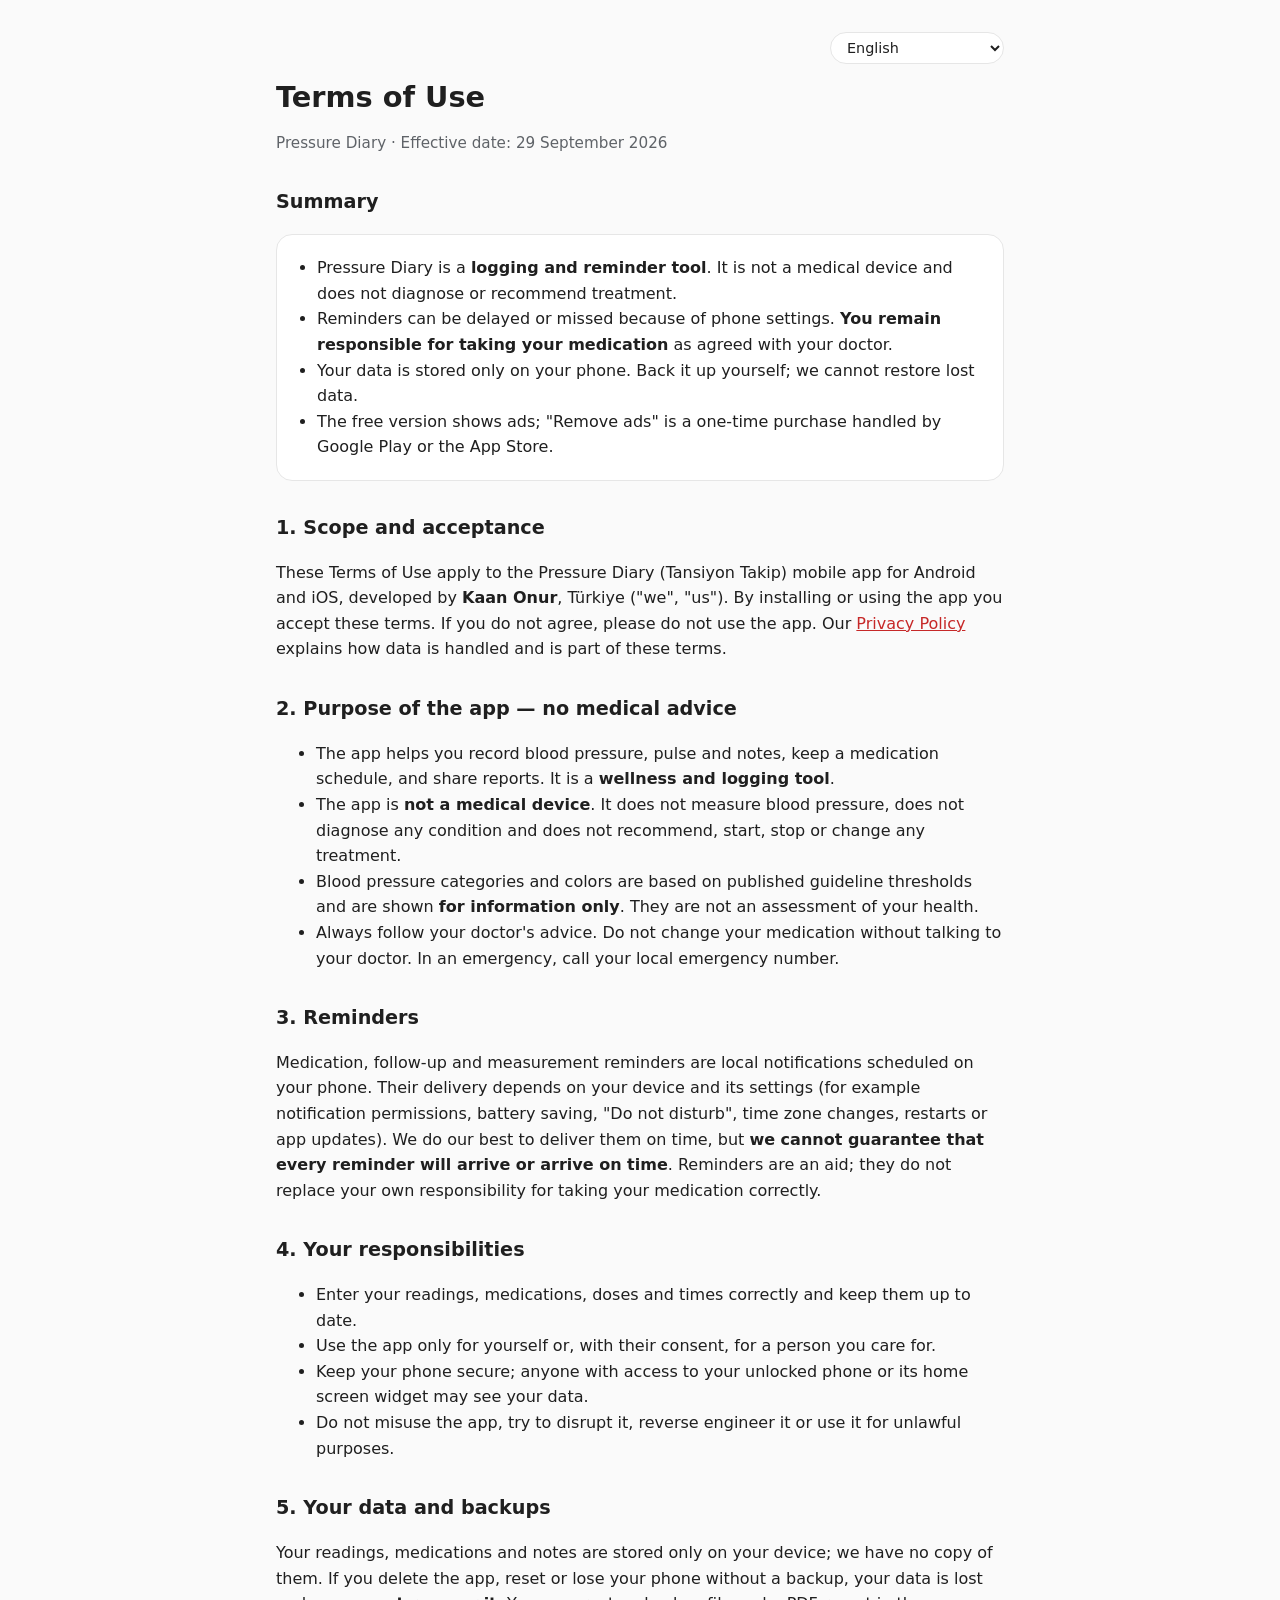
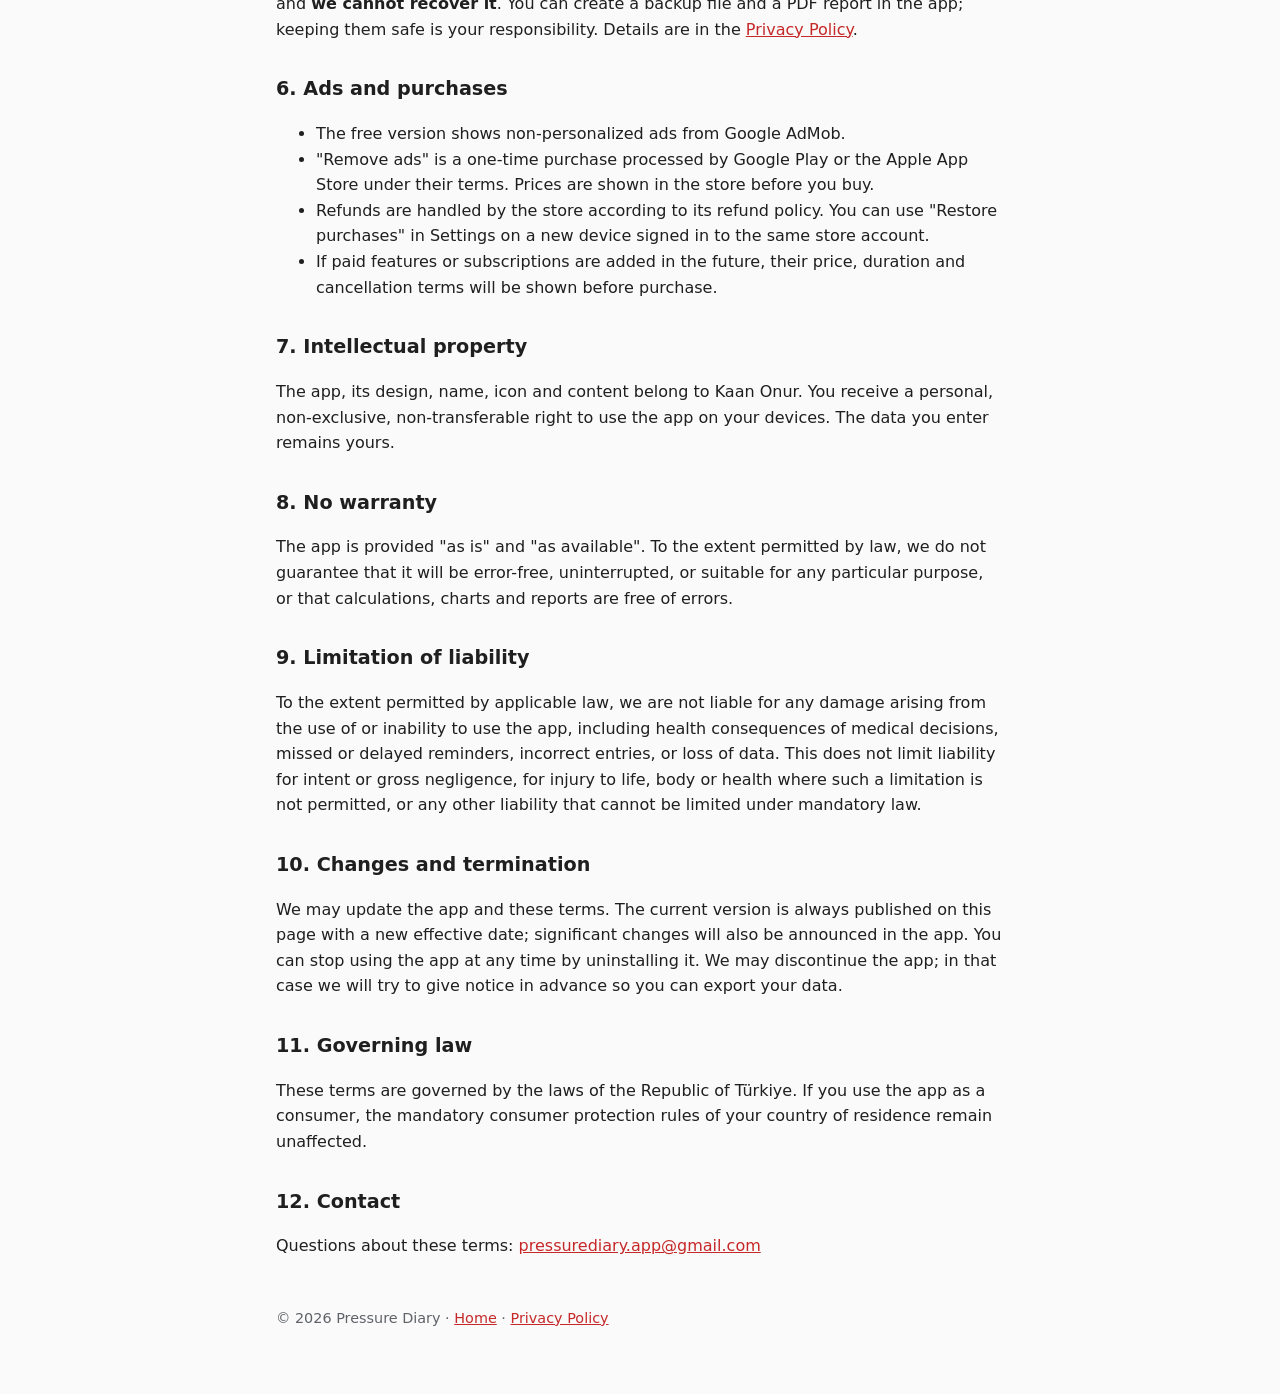
<file: terms.html>
<!doctype html>
<html lang="tr" data-title-tr="Kullanım Koşulları — Tansiyon Takip"
      data-title-en="Terms of Use — Pressure Diary"
      data-title-de="Nutzungsbedingungen – Blutdruck-Tagebuch"
      data-title-es="Condiciones de uso — Diario de Presión"
      data-title-pt="Termos de Uso — Diário de Pressão"
      data-title-fr="Conditions d’utilisation — Journal de Tension"
      data-title-it="Condizioni d’uso — Diario della Pressione"
      data-title-ru="Условия использования — Дневник давления"
      data-title-uk="Умови використання — Щоденник тиску"
      data-title-pl="Warunki korzystania — Dziennik ciśnienia"
      data-title-id="Ketentuan Penggunaan — Catatan Tensi"
      data-title-hi="उपयोग की शर्तें — बीपी डायरी"
      data-title-ar="شروط الاستخدام — مفكرة ضغط الدم"
      data-title-ja="利用規約 — 血圧手帳"
      data-title-ko="이용약관 — 혈압 수첩"
      data-title-vi="Điều khoản sử dụng — Nhật ký huyết áp"
      data-title-nl="Gebruiksvoorwaarden — Bloeddrukdagboek">
<head>
  <meta charset="utf-8">
  <meta name="viewport" content="width=device-width, initial-scale=1">
  <title>Kullanım Koşulları · Terms of Use — Tansiyon Takip / Pressure Diary</title>
  <link rel="stylesheet" href="style.css">
  <script src="lang.js" defer></script>
</head>
<body>
<main>
  <div class="topbar">
    <select class="lang-select" data-lang-select aria-label="Language / Dil">
      <option value="tr">Türkçe</option>
      <option value="en">English</option>
      <option value="de">Deutsch</option>
      <option value="es">Español</option>
      <option value="pt">Português</option>
      <option value="fr">Français</option>
      <option value="it">Italiano</option>
      <option value="ru">Русский</option>
      <option value="uk">Українська</option>
      <option value="pl">Polski</option>
      <option value="id">Bahasa Indonesia</option>
      <option value="hi">हिन्दी</option>
      <option value="ar">العربية</option>
      <option value="ja">日本語</option>
      <option value="ko">한국어</option>
      <option value="vi">Tiếng Việt</option>
      <option value="nl">Nederlands</option>
    </select>
  </div>
  <h1><span data-lang="tr">Kullanım Koşulları</span><span data-lang="en">Terms of Use</span><span data-lang="de">Nutzungsbedingungen</span><span data-lang="es">Condiciones de uso</span><span data-lang="pt">Termos de Uso</span><span data-lang="fr">Conditions d’utilisation</span><span data-lang="it">Condizioni d’uso</span><span data-lang="ru">Условия использования</span><span data-lang="uk">Умови використання</span><span data-lang="pl">Warunki korzystania</span><span data-lang="id">Ketentuan Penggunaan</span><span data-lang="hi">उपयोग की शर्तें</span><span data-lang="ar">شروط الاستخدام</span><span data-lang="ja">利用規約</span><span data-lang="ko">이용약관</span><span data-lang="vi">Điều khoản sử dụng</span><span data-lang="nl">Gebruiksvoorwaarden</span></h1>
  <p class="muted" data-lang="tr">Tansiyon Takip · Yürürlük tarihi: 29.09.2026</p>
  <p class="muted" data-lang="en">Pressure Diary · Effective date: 29 September 2026</p>
  <p class="muted" data-lang="de">Blutdruck-Tagebuch · Gültig ab: 29. September 2026</p>
  <p class="muted" data-lang="es">Diario de Presión · Fecha de entrada en vigor: 29 de septiembre de 2026</p>
  <p class="muted" data-lang="pt">Diário de Pressão · Data de vigência: 29 de setembro de 2026</p>
  <p class="muted" data-lang="fr">Journal de Tension · Date d’entrée en vigueur : 29 septembre 2026</p>
  <p class="muted" data-lang="it">Diario della Pressione · Data di entrata in vigore: 29 settembre 2026</p>
  <p class="muted" data-lang="ru">Дневник давления · Дата вступления в силу: 29 сентября 2026 г.</p>
  <p class="muted" data-lang="uk">Щоденник тиску · Дата набрання чинності: 29 вересня 2026 р.</p>
  <p class="muted" data-lang="pl">Dziennik ciśnienia · Data wejścia w życie: 29 września 2026 r.</p>
  <p class="muted" data-lang="id">Catatan Tensi · Tanggal berlaku: 29 September 2026</p>
  <p class="muted" data-lang="hi">बीपी डायरी · प्रभावी तिथि: 29 सितंबर 2026</p>
  <p class="muted" data-lang="ar">مفكرة ضغط الدم · تاريخ السريان: 29 سبتمبر 2026</p>
  <p class="muted" data-lang="ja">血圧手帳 · 施行日：2026年9月29日</p>
  <p class="muted" data-lang="ko">혈압 수첩 · 시행일: 2026년 9월 29일</p>
  <p class="muted" data-lang="vi">Nhật ký huyết áp · Ngày hiệu lực: 29 tháng 9 năm 2026</p>
  <p class="muted" data-lang="nl">Bloeddrukdagboek · Ingangsdatum: 29 september 2026</p>


  <!-- ===================================================== TÜRKÇE -->
  <section id="tr" data-lang="tr">
    <h2>Özet</h2>
    <div class="card">
      <ul>
        <li>Tansiyon Takip bir <strong>kayıt ve hatırlatma aracıdır</strong>. Tıbbi cihaz değildir; teşhis koymaz ve tedavi önermez.</li>
        <li>Hatırlatmalar telefon ayarları nedeniyle gecikebilir veya gelmeyebilir. <strong>İlaçlarını doktorunla belirlediğin şekilde almak senin sorumluluğundadır.</strong></li>
        <li>Verilerin yalnızca telefonunda saklanır. Yedeğini kendin almalısın; kaybolan verileri biz geri getiremeyiz.</li>
        <li>Ücretsiz sürümde reklam gösterilir; "Reklamları kaldır" Google Play veya App Store üzerinden yapılan tek seferlik bir satın almadır.</li>
      </ul>
    </div>

    <h2>1. Kapsam ve kabul</h2>
    <p>Bu Kullanım Koşulları, <strong>Kaan Onur</strong> (Türkiye) tarafından geliştirilen Android ve iOS için Tansiyon Takip (Pressure Diary) mobil uygulamasına uygulanır ("biz").
      Uygulamayı yükleyerek veya kullanarak bu koşulları kabul etmiş olursun. Kabul etmiyorsan lütfen uygulamayı kullanma.
      Verilerin nasıl işlendiğini anlatan <a href="privacy.html">Gizlilik Politikası</a> bu koşulların bir parçasıdır.</p>

    <h2>2. Uygulamanın amacı — tıbbi tavsiye değildir</h2>
    <ul>
      <li>Uygulama; tansiyon, nabız ve notlarını kaydetmene, ilaç programını takip etmene ve rapor paylaşmana yardımcı olur. Bir <strong>sağlıklı yaşam ve kayıt aracıdır</strong>.</li>
      <li>Uygulama <strong>tıbbi cihaz değildir</strong>. Tansiyon ölçmez, herhangi bir hastalığa teşhis koymaz ve hiçbir tedaviyi önermez, başlatmaz, durdurmaz veya değiştirmez.</li>
      <li>Tansiyon kategorileri ve renkleri yayımlanmış kılavuz eşik değerlerine dayanır ve <strong>yalnızca bilgilendirme amaçlıdır</strong>. Sağlık durumunun bir değerlendirmesi değildir.</li>
      <li>Her zaman doktorunun önerilerine uy. İlaçlarını doktoruna danışmadan değiştirme. Acil durumda 112'yi (ya da bulunduğun ülkenin acil numarasını) ara.</li>
    </ul>

    <h2>3. Hatırlatmalar</h2>
    <p>İlaç, tekrar ve ölçüm hatırlatmaları telefonunda planlanan yerel bildirimlerdir. Ulaşmaları cihazına ve ayarlarına bağlıdır
      (örneğin bildirim izinleri, pil tasarrufu, "Rahatsız etmeyin", saat dilimi değişiklikleri, yeniden başlatma veya uygulama güncellemeleri).
      Zamanında ulaşmaları için elimizden geleni yaparız, ancak <strong>her hatırlatmanın geleceğini veya zamanında geleceğini garanti edemeyiz</strong>.
      Hatırlatmalar bir yardımcıdır; ilaçlarını doğru alma sorumluluğunun yerini tutmaz.</p>

    <h2>4. Senin sorumlulukların</h2>
    <ul>
      <li>Ölçümlerini, ilaçlarını, dozlarını ve saatlerini doğru gir ve güncel tut.</li>
      <li>Uygulamayı yalnızca kendin için ya da rızasıyla, baktığın bir kişi için kullan.</li>
      <li>Telefonunu güvende tut; kilidi açık telefonuna veya ana ekran widget'ına erişen herkes verilerini görebilir.</li>
      <li>Uygulamayı kötüye kullanma, işleyişini bozmaya çalışma, tersine mühendislik yapma veya hukuka aykırı amaçlarla kullanma.</li>
    </ul>

    <h2>5. Verilerin ve yedekler</h2>
    <p>Ölçümlerin, ilaçların ve notların yalnızca cihazında saklanır; bizde bir kopyası yoktur. Yedek almadan uygulamayı silersen, telefonunu sıfırlarsan veya kaybedersen
      verilerin kaybolur ve <strong>bunları geri getiremeyiz</strong>. Uygulamada yedek dosyası ve PDF rapor oluşturabilirsin; bunları güvende tutmak senin sorumluluğundadır.
      Ayrıntılar <a href="privacy.html">Gizlilik Politikası</a>'ndadır.</p>

    <h2>6. Reklamlar ve satın almalar</h2>
    <ul>
      <li>Ücretsiz sürümde Google AdMob tarafından sağlanan kişiselleştirilmemiş reklamlar gösterilir.</li>
      <li>"Reklamları kaldır", Google Play veya Apple App Store tarafından kendi koşullarına göre işlenen tek seferlik bir satın almadır. Fiyat, satın almadan önce mağazada gösterilir.</li>
      <li>İadeler, mağazanın iade politikasına göre mağaza tarafından yapılır. Aynı mağaza hesabıyla giriş yaptığın yeni bir cihazda Ayarlar'daki "Satın alımları geri yükle" seçeneğini kullanabilirsin.</li>
      <li>İleride ücretli özellikler veya abonelikler eklenirse fiyatı, süresi ve iptal koşulları satın almadan önce gösterilir.</li>
    </ul>

    <h2>7. Fikri mülkiyet</h2>
    <p>Uygulama, tasarımı, adı, ikonu ve içeriği Kaan Onur'a aittir. Uygulamayı kendi cihazlarında kullanmak için kişisel, münhasır olmayan ve devredilemeyen bir kullanım hakkı elde edersin.
      Girdiğin veriler sana aittir.</p>

    <h2>8. Garanti verilmemesi</h2>
    <p>Uygulama "olduğu gibi" ve "mevcut haliyle" sunulur. Yasaların izin verdiği ölçüde; hatasız veya kesintisiz çalışacağını, belirli bir amaca uygun olduğunu
      ya da hesaplamaların, grafiklerin ve raporların hatasız olduğunu garanti etmeyiz.</p>

    <h2>9. Sorumluluğun sınırlandırılması</h2>
    <p>Yürürlükteki hukukun izin verdiği ölçüde; tıbbi kararların sağlık üzerindeki sonuçları, gelmeyen veya geciken hatırlatmalar, hatalı girişler veya veri kaybı dahil olmak üzere
      uygulamanın kullanımından ya da kullanılamamasından doğan zararlardan sorumlu değiliz.
      Bu hüküm; kast veya ağır ihmal hâlindeki sorumluluğu, böyle bir sınırlamanın geçerli olmadığı durumlarda hayata, vücut bütünlüğüne veya sağlığa verilen zararlardan doğan sorumluluğu
      ve zorunlu hukuka göre sınırlandırılamayan diğer sorumlulukları sınırlamaz.</p>

    <h2>10. Değişiklikler ve sona erme</h2>
    <p>Uygulamayı ve bu koşulları güncelleyebiliriz. Güncel hali her zaman yeni bir yürürlük tarihiyle bu sayfada yayınlanır; önemli değişiklikler uygulama içinde de duyurulur.
      Uygulamayı kaldırarak istediğin zaman kullanmayı bırakabilirsin. Uygulamayı sonlandırabiliriz; bu durumda verilerini dışa aktarabilmen için önceden haber vermeye çalışırız.</p>

    <h2>11. Uygulanacak hukuk</h2>
    <p>Bu koşullara Türkiye Cumhuriyeti hukuku uygulanır. Uygulamayı tüketici olarak kullanıyorsan, yaşadığın ülkenin zorunlu tüketici koruma hükümleri saklıdır.</p>

    <h2>12. İletişim</h2>
    <p>Bu koşullarla ilgili sorular için: <a href="mailto:pressurediary.app@gmail.com">pressurediary.app@gmail.com</a></p>
  </section>

  <!-- ===================================================== ENGLISH -->
  <section id="en" data-lang="en">
    <h2>Summary</h2>
    <div class="card">
      <ul>
        <li>Pressure Diary is a <strong>logging and reminder tool</strong>. It is not a medical device and does not diagnose or recommend treatment.</li>
        <li>Reminders can be delayed or missed because of phone settings. <strong>You remain responsible for taking your medication</strong> as agreed with your doctor.</li>
        <li>Your data is stored only on your phone. Back it up yourself; we cannot restore lost data.</li>
        <li>The free version shows ads; "Remove ads" is a one-time purchase handled by Google Play or the App Store.</li>
      </ul>
    </div>

    <h2>1. Scope and acceptance</h2>
    <p>These Terms of Use apply to the Pressure Diary (Tansiyon Takip) mobile app for Android and iOS, developed by <strong>Kaan Onur</strong>, Türkiye ("we", "us").
      By installing or using the app you accept these terms. If you do not agree, please do not use the app. Our
      <a href="privacy.html">Privacy Policy</a> explains how data is handled and is part of these terms.</p>

    <h2>2. Purpose of the app — no medical advice</h2>
    <ul>
      <li>The app helps you record blood pressure, pulse and notes, keep a medication schedule, and share reports. It is a <strong>wellness and logging tool</strong>.</li>
      <li>The app is <strong>not a medical device</strong>. It does not measure blood pressure, does not diagnose any condition and does not recommend, start, stop or change any treatment.</li>
      <li>Blood pressure categories and colors are based on published guideline thresholds and are shown <strong>for information only</strong>. They are not an assessment of your health.</li>
      <li>Always follow your doctor's advice. Do not change your medication without talking to your doctor. In an emergency, call your local emergency number.</li>
    </ul>

    <h2>3. Reminders</h2>
    <p>Medication, follow-up and measurement reminders are local notifications scheduled on your phone. Their delivery depends on your device and its settings
      (for example notification permissions, battery saving, "Do not disturb", time zone changes, restarts or app updates).
      We do our best to deliver them on time, but <strong>we cannot guarantee that every reminder will arrive or arrive on time</strong>.
      Reminders are an aid; they do not replace your own responsibility for taking your medication correctly.</p>

    <h2>4. Your responsibilities</h2>
    <ul>
      <li>Enter your readings, medications, doses and times correctly and keep them up to date.</li>
      <li>Use the app only for yourself or, with their consent, for a person you care for.</li>
      <li>Keep your phone secure; anyone with access to your unlocked phone or its home screen widget may see your data.</li>
      <li>Do not misuse the app, try to disrupt it, reverse engineer it or use it for unlawful purposes.</li>
    </ul>

    <h2>5. Your data and backups</h2>
    <p>Your readings, medications and notes are stored only on your device; we have no copy of them. If you delete the app, reset or lose your phone without a backup,
      your data is lost and <strong>we cannot recover it</strong>. You can create a backup file and a PDF report in the app; keeping them safe is your responsibility.
      Details are in the <a href="privacy.html">Privacy Policy</a>.</p>

    <h2>6. Ads and purchases</h2>
    <ul>
      <li>The free version shows non-personalized ads from Google AdMob.</li>
      <li>"Remove ads" is a one-time purchase processed by Google Play or the Apple App Store under their terms. Prices are shown in the store before you buy.</li>
      <li>Refunds are handled by the store according to its refund policy. You can use "Restore purchases" in Settings on a new device signed in to the same store account.</li>
      <li>If paid features or subscriptions are added in the future, their price, duration and cancellation terms will be shown before purchase.</li>
    </ul>

    <h2>7. Intellectual property</h2>
    <p>The app, its design, name, icon and content belong to Kaan Onur. You receive a personal, non-exclusive, non-transferable right to use the app on your devices.
      The data you enter remains yours.</p>

    <h2>8. No warranty</h2>
    <p>The app is provided "as is" and "as available". To the extent permitted by law, we do not guarantee that it will be error-free, uninterrupted,
      or suitable for any particular purpose, or that calculations, charts and reports are free of errors.</p>

    <h2>9. Limitation of liability</h2>
    <p>To the extent permitted by applicable law, we are not liable for any damage arising from the use of or inability to use the app, including
      health consequences of medical decisions, missed or delayed reminders, incorrect entries, or loss of data.
      This does not limit liability for intent or gross negligence, for injury to life, body or health where such a limitation is not permitted,
      or any other liability that cannot be limited under mandatory law.</p>

    <h2>10. Changes and termination</h2>
    <p>We may update the app and these terms. The current version is always published on this page with a new effective date; significant changes will also be announced in the app.
      You can stop using the app at any time by uninstalling it. We may discontinue the app; in that case we will try to give notice in advance so you can export your data.</p>

    <h2>11. Governing law</h2>
    <p>These terms are governed by the laws of the Republic of Türkiye. If you use the app as a consumer, the mandatory consumer protection rules of your country of residence remain unaffected.</p>

    <h2>12. Contact</h2>
    <p>Questions about these terms: <a href="mailto:pressurediary.app@gmail.com">pressurediary.app@gmail.com</a></p>
  </section>

  <!-- ===================================================== DEUTSCH -->
  <section id="de" data-lang="de">
    <h2>Zusammenfassung</h2>
    <div class="card">
      <ul>
        <li>Blutdruck-Tagebuch ist ein <strong>Protokollierungs- und Erinnerungswerkzeug</strong>. Es ist kein Medizinprodukt und stellt keine Diagnosen und empfiehlt keine Behandlung.</li>
        <li>Erinnerungen können aufgrund von Telefoneinstellungen verzögert werden oder ausbleiben. <strong>Du bleibst dafür verantwortlich, deine Medikamente einzunehmen</strong>, wie mit deiner Ärztin oder deinem Arzt vereinbart.</li>
        <li>Deine Daten werden nur auf deinem Telefon gespeichert. Sichere sie selbst; wir können verlorene Daten nicht wiederherstellen.</li>
        <li>Die kostenlose Version zeigt Werbung; „Werbung entfernen“ ist ein einmaliger Kauf, der über Google Play oder den App Store abgewickelt wird.</li>
      </ul>
    </div>

    <h2>1. Geltungsbereich und Annahme</h2>
    <p>Diese Nutzungsbedingungen gelten für die mobile App Blutdruck-Tagebuch (Pressure Diary / Tansiyon Takip) für Android und iOS, entwickelt von <strong>Kaan Onur</strong>, Türkiye („wir“, „uns“).
      Durch die Installation oder Nutzung der App akzeptierst du diese Bedingungen. Wenn du nicht einverstanden bist, nutze die App bitte nicht. Unsere
      <a href="privacy.html">Datenschutzerklärung</a> erläutert, wie mit Daten umgegangen wird, und ist Bestandteil dieser Bedingungen.</p>

    <h2>2. Zweck der App – keine medizinische Beratung</h2>
    <ul>
      <li>Die App hilft dir, Blutdruck, Puls und Notizen zu erfassen, einen Medikationsplan zu führen und Berichte zu teilen. Sie ist ein <strong>Wellness- und Protokollierungswerkzeug</strong>.</li>
      <li>Die App ist <strong>kein Medizinprodukt</strong>. Sie misst keinen Blutdruck, diagnostiziert keine Erkrankung und empfiehlt, beginnt, beendet oder ändert keine Behandlung.</li>
      <li>Blutdruckkategorien und -farben beruhen auf veröffentlichten Grenzwerten aus Leitlinien und werden <strong>nur zur Information</strong> angezeigt. Sie stellen keine Beurteilung deiner Gesundheit dar.</li>
      <li>Befolge stets den Rat deiner Ärztin oder deines Arztes. Ändere deine Medikation nicht, ohne mit deiner Ärztin oder deinem Arzt zu sprechen. Wähle im Notfall deine örtliche Notrufnummer.</li>
    </ul>

    <h2>3. Erinnerungen</h2>
    <p>Erinnerungen an Medikamente, Nachuntersuchungen und Messungen sind lokale Benachrichtigungen, die auf deinem Telefon geplant werden. Ihre Zustellung hängt von deinem Gerät und dessen Einstellungen ab
      (zum Beispiel Benachrichtigungsberechtigungen, Energiesparmodus, „Nicht stören“, Zeitzonenwechsel, Neustarts oder App-Updates).
      Wir tun unser Bestes, sie pünktlich zuzustellen, aber <strong>wir können nicht garantieren, dass jede Erinnerung ankommt oder pünktlich ankommt</strong>.
      Erinnerungen sind eine Hilfe; sie ersetzen nicht deine eigene Verantwortung, deine Medikamente korrekt einzunehmen.</p>

    <h2>4. Deine Pflichten</h2>
    <ul>
      <li>Gib deine Messwerte, Medikamente, Dosierungen und Zeiten korrekt ein und halte sie aktuell.</li>
      <li>Nutze die App nur für dich selbst oder, mit deren Einwilligung, für eine Person, die du betreust.</li>
      <li>Schütze dein Telefon; jeder, der Zugriff auf dein entsperrtes Telefon oder dessen Startbildschirm-Widget hat, kann deine Daten sehen.</li>
      <li>Missbrauche die App nicht, versuche nicht, sie zu stören, sie zurückzuentwickeln (Reverse Engineering) oder sie für rechtswidrige Zwecke zu nutzen.</li>
    </ul>

    <h2>5. Deine Daten und Sicherungen</h2>
    <p>Deine Messwerte, Medikamente und Notizen werden nur auf deinem Gerät gespeichert; wir haben keine Kopie davon. Wenn du die App löschst, dein Telefon zurücksetzt oder verlierst, ohne eine Sicherung zu haben,
      sind deine Daten verloren und <strong>wir können sie nicht wiederherstellen</strong>. Du kannst in der App eine Sicherungsdatei und einen PDF-Bericht erstellen; sie sicher aufzubewahren liegt in deiner Verantwortung.
      Einzelheiten findest du in der <a href="privacy.html">Datenschutzerklärung</a>.</p>

    <h2>6. Werbung und Käufe</h2>
    <ul>
      <li>Die kostenlose Version zeigt nicht personalisierte Werbung von Google AdMob.</li>
      <li>„Werbung entfernen“ ist ein einmaliger Kauf, der von Google Play oder dem Apple App Store gemäß deren Bedingungen abgewickelt wird. Die Preise werden vor dem Kauf im Store angezeigt.</li>
      <li>Erstattungen werden vom Store gemäß dessen Erstattungsrichtlinie abgewickelt. Du kannst auf einem neuen Gerät, das mit demselben Store-Konto angemeldet ist, unter Einstellungen „Käufe wiederherstellen“ verwenden.</li>
      <li>Falls in Zukunft kostenpflichtige Funktionen oder Abonnements hinzugefügt werden, werden deren Preis, Laufzeit und Kündigungsbedingungen vor dem Kauf angezeigt.</li>
    </ul>

    <h2>7. Geistiges Eigentum</h2>
    <p>Die App, ihr Design, Name, Symbol und Inhalt gehören Kaan Onur. Du erhältst ein persönliches, nicht ausschließliches, nicht übertragbares Recht, die App auf deinen Geräten zu nutzen.
      Die von dir eingegebenen Daten bleiben deine.</p>

    <h2>8. Keine Gewährleistung</h2>
    <p>Die App wird „wie besehen“ und „wie verfügbar“ bereitgestellt. Soweit gesetzlich zulässig, garantieren wir nicht, dass sie fehlerfrei, unterbrechungsfrei
      oder für einen bestimmten Zweck geeignet ist oder dass Berechnungen, Diagramme und Berichte fehlerfrei sind.</p>

    <h2>9. Haftungsbeschränkung</h2>
    <p>Soweit nach geltendem Recht zulässig, haften wir nicht für Schäden, die aus der Nutzung oder der Unmöglichkeit der Nutzung der App entstehen, einschließlich
      gesundheitlicher Folgen medizinischer Entscheidungen, versäumter oder verzögerter Erinnerungen, fehlerhafter Eingaben oder Datenverlust.
      Dies beschränkt nicht die Haftung für Vorsatz oder grobe Fahrlässigkeit, für Verletzungen des Lebens, des Körpers oder der Gesundheit, soweit eine solche Beschränkung nicht zulässig ist,
      oder jede sonstige Haftung, die nach zwingendem Recht nicht beschränkt werden kann.</p>

    <h2>10. Änderungen und Beendigung</h2>
    <p>Wir können die App und diese Bedingungen aktualisieren. Die aktuelle Fassung wird stets auf dieser Seite mit einem neuen Gültigkeitsdatum veröffentlicht; wesentliche Änderungen werden zusätzlich in der App angekündigt.
      Du kannst die Nutzung der App jederzeit beenden, indem du sie deinstallierst. Wir können die App einstellen; in diesem Fall werden wir versuchen, dies vorab anzukündigen, damit du deine Daten exportieren kannst.</p>

    <h2>11. Anwendbares Recht</h2>
    <p>Diese Bedingungen unterliegen dem Recht der Republik Türkiye. Wenn du die App als Verbraucher nutzt, bleiben die zwingenden Verbraucherschutzvorschriften deines Wohnsitzlandes unberührt.</p>

    <h2>12. Kontakt</h2>
    <p>Fragen zu diesen Bedingungen: <a href="mailto:pressurediary.app@gmail.com">pressurediary.app@gmail.com</a></p>
  </section>

  <!-- ===================================================== ESPAÑOL -->
  <section id="es" data-lang="es">
    <h2>Resumen</h2>
    <div class="card">
      <ul>
        <li>Diario de Presión es una <strong>herramienta de registro y recordatorios</strong>. No es un dispositivo médico y no diagnostica ni recomienda tratamientos.</li>
        <li>Los recordatorios pueden retrasarse o perderse debido a la configuración del teléfono. <strong>Sigues siendo responsable de tomar tu medicación</strong> según lo acordado con tu médico.</li>
        <li>Tus datos se almacenan únicamente en tu teléfono. Haz tú mismo las copias de seguridad; no podemos restaurar datos perdidos.</li>
        <li>La versión gratuita muestra anuncios; "Quitar anuncios" es una compra única gestionada por Google Play o el App Store.</li>
      </ul>
    </div>

    <h2>1. Ámbito de aplicación y aceptación</h2>
    <p>Estas Condiciones de uso se aplican a la aplicación móvil Diario de Presión (Pressure Diary / Tansiyon Takip) para Android e iOS, desarrollada por <strong>Kaan Onur</strong>, Türkiye ("nosotros").
      Al instalar o usar la aplicación, aceptas estas condiciones. Si no estás de acuerdo, no uses la aplicación. Nuestra
      <a href="privacy.html">Política de privacidad</a> explica cómo se tratan los datos y forma parte de estas condiciones.</p>

    <h2>2. Finalidad de la aplicación: no constituye consejo médico</h2>
    <ul>
      <li>La aplicación te ayuda a registrar la presión arterial, el pulso y notas, a llevar un calendario de medicación y a compartir informes. Es una <strong>herramienta de bienestar y registro</strong>.</li>
      <li>La aplicación <strong>no es un dispositivo médico</strong>. No mide la presión arterial, no diagnostica ninguna afección y no recomienda, inicia, interrumpe ni modifica ningún tratamiento.</li>
      <li>Las categorías y colores de presión arterial se basan en umbrales de guías clínicas publicadas y se muestran <strong>solo con fines informativos</strong>. No constituyen una evaluación de tu salud.</li>
      <li>Sigue siempre las indicaciones de tu médico. No cambies tu medicación sin hablar con tu médico. En caso de emergencia, llama al número de emergencias local.</li>
    </ul>

    <h2>3. Recordatorios</h2>
    <p>Los recordatorios de medicación, seguimiento y medición son notificaciones locales programadas en tu teléfono. Su entrega depende de tu dispositivo y de su configuración
      (por ejemplo, permisos de notificaciones, ahorro de batería, "No molestar", cambios de zona horaria, reinicios o actualizaciones de la aplicación).
      Hacemos todo lo posible para que se entreguen a tiempo, pero <strong>no podemos garantizar que todos los recordatorios lleguen ni que lleguen a tiempo</strong>.
      Los recordatorios son una ayuda; no sustituyen tu propia responsabilidad de tomar tu medicación correctamente.</p>

    <h2>4. Tus responsabilidades</h2>
    <ul>
      <li>Introduce correctamente tus mediciones, medicamentos, dosis y horarios, y mantenlos actualizados.</li>
      <li>Usa la aplicación solo para ti o, con su consentimiento, para una persona a la que cuidas.</li>
      <li>Mantén tu teléfono protegido; cualquier persona con acceso a tu teléfono desbloqueado o a su widget de la pantalla de inicio puede ver tus datos.</li>
      <li>No hagas un uso indebido de la aplicación, no intentes interrumpir su funcionamiento, no apliques ingeniería inversa ni la uses con fines ilícitos.</li>
    </ul>

    <h2>5. Tus datos y copias de seguridad</h2>
    <p>Tus mediciones, medicamentos y notas se almacenan únicamente en tu dispositivo; no tenemos ninguna copia de ellos. Si eliminas la aplicación, restableces o pierdes tu teléfono sin una copia de seguridad,
      tus datos se pierden y <strong>no podemos recuperarlos</strong>. Puedes crear un archivo de copia de seguridad y un informe en PDF en la aplicación; mantenerlos a salvo es tu responsabilidad.
      Encontrarás más detalles en la <a href="privacy.html">Política de privacidad</a>.</p>

    <h2>6. Anuncios y compras</h2>
    <ul>
      <li>La versión gratuita muestra anuncios no personalizados de Google AdMob.</li>
      <li>"Quitar anuncios" es una compra única procesada por Google Play o el Apple App Store conforme a sus condiciones. Los precios se muestran en la tienda antes de la compra.</li>
      <li>Los reembolsos los gestiona la tienda de acuerdo con su política de reembolsos. Puedes usar "Restaurar compras" en Ajustes en un dispositivo nuevo que tenga iniciada sesión con la misma cuenta de la tienda.</li>
      <li>Si en el futuro se añaden funciones de pago o suscripciones, su precio, duración y condiciones de cancelación se mostrarán antes de la compra.</li>
    </ul>

    <h2>7. Propiedad intelectual</h2>
    <p>La aplicación, su diseño, nombre, icono y contenido pertenecen a Kaan Onur. Recibes un derecho personal, no exclusivo e intransferible de uso de la aplicación en tus dispositivos.
      Los datos que introduces siguen siendo tuyos.</p>

    <h2>8. Ausencia de garantía</h2>
    <p>La aplicación se proporciona "tal cual" y "según disponibilidad". En la medida en que lo permita la ley, no garantizamos que esté libre de errores, que funcione sin interrupciones
      o que sea adecuada para un fin determinado, ni que los cálculos, gráficos e informes estén libres de errores.</p>

    <h2>9. Limitación de responsabilidad</h2>
    <p>En la medida en que lo permita la legislación aplicable, no somos responsables de ningún daño derivado del uso o de la imposibilidad de uso de la aplicación, incluidas
      las consecuencias para la salud de decisiones médicas, los recordatorios perdidos o retrasados, las entradas incorrectas o la pérdida de datos.
      Esto no limita la responsabilidad por dolo o negligencia grave, por daños a la vida, la integridad física o la salud cuando dicha limitación no esté permitida,
      ni cualquier otra responsabilidad que no pueda limitarse conforme a la legislación imperativa.</p>

    <h2>10. Cambios y terminación</h2>
    <p>Podemos actualizar la aplicación y estas condiciones. La versión vigente se publica siempre en esta página con una nueva fecha de entrada en vigor; los cambios significativos también se anunciarán en la aplicación.
      Puedes dejar de usar la aplicación en cualquier momento desinstalándola. Podemos dejar de ofrecer la aplicación; en ese caso, intentaremos avisar con antelación para que puedas exportar tus datos.</p>

    <h2>11. Legislación aplicable</h2>
    <p>Estas condiciones se rigen por las leyes de la República de Türkiye. Si usas la aplicación como consumidor, las normas imperativas de protección al consumidor de tu país de residencia no se ven afectadas.</p>

    <h2>12. Contacto</h2>
    <p>Preguntas sobre estas condiciones: <a href="mailto:pressurediary.app@gmail.com">pressurediary.app@gmail.com</a></p>
  </section>

  <!-- ===================================================== PORTUGUÊS -->
  <section id="pt" data-lang="pt">
    <h2>Resumo</h2>
    <div class="card">
      <ul>
        <li>O Diário de Pressão é uma <strong>ferramenta de registro e de lembretes</strong>. Ele não é um dispositivo médico e não faz diagnósticos nem recomenda tratamentos.</li>
        <li>Os lembretes podem atrasar ou não ser exibidos por causa das configurações do celular. <strong>Você continua responsável por tomar seus medicamentos</strong> conforme combinado com seu médico.</li>
        <li>Seus dados ficam armazenados somente no seu celular. Faça você mesmo o backup; não podemos restaurar dados perdidos.</li>
        <li>A versão gratuita exibe anúncios; "Remover anúncios" é uma compra única processada pelo Google Play ou pela App Store.</li>
      </ul>
    </div>

    <h2>1. Âmbito e aceitação</h2>
    <p>Estes Termos de Uso se aplicam ao aplicativo móvel Diário de Pressão (Pressure Diary / Tansiyon Takip) para Android e iOS, desenvolvido por <strong>Kaan Onur</strong>, Türkiye ("nós").
      Ao instalar ou usar o aplicativo, você aceita estes termos. Se você não concordar, não use o aplicativo. Nossa
      <a href="privacy.html">Política de Privacidade</a> explica como os dados são tratados e faz parte destes termos.</p>

    <h2>2. Finalidade do aplicativo — sem aconselhamento médico</h2>
    <ul>
      <li>O aplicativo ajuda você a registrar pressão arterial, pulso e anotações, manter uma agenda de medicamentos e compartilhar relatórios. Ele é uma <strong>ferramenta de bem-estar e de registro</strong>.</li>
      <li>O aplicativo <strong>não é um dispositivo médico</strong>. Ele não mede a pressão arterial, não diagnostica nenhuma condição e não recomenda, inicia, interrompe nem altera nenhum tratamento.</li>
      <li>As categorias e cores de pressão arterial se baseiam em limites de diretrizes publicadas e são exibidas <strong>apenas para fins informativos</strong>. Elas não constituem uma avaliação da sua saúde.</li>
      <li>Siga sempre as orientações do seu médico. Não altere seus medicamentos sem conversar com seu médico. Em caso de emergência, ligue para o número de emergência local.</li>
    </ul>

    <h2>3. Lembretes</h2>
    <p>Os lembretes de medicamentos, de acompanhamento e de medição são notificações locais agendadas no seu celular. A entrega deles depende do seu dispositivo e das configurações dele
      (por exemplo, permissões de notificação, economia de bateria, "Não perturbe", mudanças de fuso horário, reinicializações ou atualizações do aplicativo).
      Fazemos o possível para entregá-los no horário, mas <strong>não podemos garantir que todos os lembretes chegarão nem que chegarão no horário</strong>.
      Os lembretes são um auxílio; eles não substituem a sua própria responsabilidade de tomar seus medicamentos corretamente.</p>

    <h2>4. Suas responsabilidades</h2>
    <ul>
      <li>Insira suas medições, medicamentos, doses e horários corretamente e mantenha-os atualizados.</li>
      <li>Use o aplicativo somente para você mesmo ou, com o consentimento dela, para uma pessoa de quem você cuida.</li>
      <li>Mantenha seu celular seguro; qualquer pessoa com acesso ao seu celular desbloqueado ou ao widget dele na tela inicial pode ver seus dados.</li>
      <li>Não use o aplicativo de forma indevida, não tente perturbar seu funcionamento, não faça engenharia reversa dele nem o use para fins ilícitos.</li>
    </ul>

    <h2>5. Seus dados e backups</h2>
    <p>Suas medições, medicamentos e anotações ficam armazenados somente no seu dispositivo; não temos nenhuma cópia deles. Se você excluir o aplicativo, redefinir ou perder seu celular sem um backup,
      seus dados serão perdidos e <strong>não poderemos recuperá-los</strong>. Você pode criar um arquivo de backup e um relatório em PDF no aplicativo; mantê-los em segurança é responsabilidade sua.
      Os detalhes estão na <a href="privacy.html">Política de Privacidade</a>.</p>

    <h2>6. Anúncios e compras</h2>
    <ul>
      <li>A versão gratuita exibe anúncios não personalizados do Google AdMob.</li>
      <li>"Remover anúncios" é uma compra única processada pelo Google Play ou pela Apple App Store de acordo com os termos deles. Os preços são exibidos na loja antes da compra.</li>
      <li>Os reembolsos são tratados pela loja de acordo com a política de reembolso dela. Você pode usar "Restaurar compras" em Ajustes em um novo dispositivo conectado à mesma conta da loja.</li>
      <li>Se recursos pagos ou assinaturas forem adicionados no futuro, o preço, a duração e as condições de cancelamento serão exibidos antes da compra.</li>
    </ul>

    <h2>7. Propriedade intelectual</h2>
    <p>O aplicativo, seu design, nome, ícone e conteúdo pertencem a Kaan Onur. Você recebe um direito pessoal, não exclusivo e intransferível de usar o aplicativo nos seus dispositivos.
      Os dados que você insere continuam sendo seus.</p>

    <h2>8. Ausência de garantia</h2>
    <p>O aplicativo é fornecido "no estado em que se encontra" e "conforme disponível". Na medida permitida por lei, não garantimos que ele será livre de erros, ininterrupto
      ou adequado para qualquer finalidade específica, nem que os cálculos, gráficos e relatórios estejam livres de erros.</p>

    <h2>9. Limitação de responsabilidade</h2>
    <p>Na medida permitida pela legislação aplicável, não somos responsáveis por nenhum dano decorrente do uso ou da impossibilidade de uso do aplicativo, incluindo
      consequências para a saúde de decisões médicas, lembretes perdidos ou atrasados, registros incorretos ou perda de dados.
      Isso não limita a responsabilidade por dolo ou culpa grave, por danos à vida, ao corpo ou à saúde quando tal limitação não for permitida,
      nem qualquer outra responsabilidade que não possa ser limitada nos termos de lei imperativa.</p>

    <h2>10. Alterações e encerramento</h2>
    <p>Podemos atualizar o aplicativo e estes termos. A versão vigente é sempre publicada nesta página com uma nova data de vigência; alterações significativas também serão anunciadas no aplicativo.
      Você pode deixar de usar o aplicativo a qualquer momento desinstalando-o. Podemos descontinuar o aplicativo; nesse caso, procuraremos avisar com antecedência para que você possa exportar seus dados.</p>

    <h2>11. Lei aplicável</h2>
    <p>Estes termos são regidos pelas leis da República da Türkiye. Se você usar o aplicativo como consumidor, as normas imperativas de proteção ao consumidor do seu país de residência permanecem inalteradas.</p>

    <h2>12. Contato</h2>
    <p>Dúvidas sobre estes termos: <a href="mailto:pressurediary.app@gmail.com">pressurediary.app@gmail.com</a></p>
  </section>

  <!-- ===================================================== FRANÇAIS -->
  <section id="fr" data-lang="fr">
    <h2>Résumé</h2>
    <div class="card">
      <ul>
        <li>Journal de Tension est un <strong>outil d’enregistrement et de rappel</strong>. Ce n’est pas un dispositif médical et il ne pose pas de diagnostic ni ne recommande de traitement.</li>
        <li>Les rappels peuvent être retardés ou manqués en raison des paramètres du téléphone. <strong>Vous restez responsable de la prise de vos médicaments</strong> conformément à ce qui a été convenu avec votre médecin.</li>
        <li>Vos données sont stockées uniquement sur votre téléphone. Sauvegardez-les vous-même ; nous ne pouvons pas restaurer des données perdues.</li>
        <li>La version gratuite affiche des publicités ; « Supprimer les publicités » est un achat unique géré par Google Play ou l’App Store.</li>
      </ul>
    </div>

    <h2>1. Champ d’application et acceptation</h2>
    <p>Les présentes Conditions d’utilisation s’appliquent à l’application mobile Journal de Tension (Pressure Diary / Tansiyon Takip) pour Android et iOS, développée par <strong>Kaan Onur</strong>, Türkiye (« nous »).
      En installant ou en utilisant l’application, vous acceptez les présentes conditions. Si vous n’êtes pas d’accord, veuillez ne pas utiliser l’application. Notre
      <a href="privacy.html">Politique de confidentialité</a> explique comment les données sont traitées et fait partie des présentes conditions.</p>

    <h2>2. Finalité de l’application — aucun conseil médical</h2>
    <ul>
      <li>L’application vous aide à enregistrer votre tension artérielle, votre pouls et des notes, à tenir un calendrier de prise de médicaments et à partager des rapports. C’est un <strong>outil de bien-être et d’enregistrement</strong>.</li>
      <li>L’application <strong>n’est pas un dispositif médical</strong>. Elle ne mesure pas la tension artérielle, ne diagnostique aucune affection et ne recommande, ne commence, n’arrête ni ne modifie aucun traitement.</li>
      <li>Les catégories et les couleurs de tension artérielle sont fondées sur les seuils de recommandations publiées et sont affichées <strong>à titre informatif uniquement</strong>. Elles ne constituent pas une évaluation de votre santé.</li>
      <li>Suivez toujours les conseils de votre médecin. Ne modifiez pas votre traitement sans en parler à votre médecin. En cas d’urgence, appelez le numéro d’urgence local.</li>
    </ul>

    <h2>3. Rappels</h2>
    <p>Les rappels de médicaments, de suivi et de mesure sont des notifications locales programmées sur votre téléphone. Leur délivrance dépend de votre appareil et de ses paramètres
      (par exemple les autorisations de notification, l’économie de batterie, le mode « Ne pas déranger », les changements de fuseau horaire, les redémarrages ou les mises à jour de l’application).
      Nous faisons de notre mieux pour qu’ils soient délivrés à temps, mais <strong>nous ne pouvons pas garantir que chaque rappel arrivera, ni qu’il arrivera à temps</strong>.
      Les rappels sont une aide ; ils ne remplacent pas votre propre responsabilité de prendre correctement vos médicaments.</p>

    <h2>4. Vos responsabilités</h2>
    <ul>
      <li>Saisissez correctement vos mesures, médicaments, doses et horaires, et tenez-les à jour.</li>
      <li>N’utilisez l’application que pour vous-même ou, avec son consentement, pour une personne dont vous prenez soin.</li>
      <li>Protégez votre téléphone ; toute personne ayant accès à votre téléphone déverrouillé ou à son widget d’écran d’accueil peut voir vos données.</li>
      <li>N’utilisez pas l’application de manière abusive, n’essayez pas d’en perturber le fonctionnement, ne la soumettez pas à de l’ingénierie inverse et ne l’utilisez pas à des fins illicites.</li>
    </ul>

    <h2>5. Vos données et sauvegardes</h2>
    <p>Vos mesures, médicaments et notes sont stockés uniquement sur votre appareil ; nous n’en avons aucune copie. Si vous supprimez l’application, réinitialisez ou perdez votre téléphone sans sauvegarde,
      vos données sont perdues et <strong>nous ne pouvons pas les récupérer</strong>. Vous pouvez créer un fichier de sauvegarde et un rapport PDF dans l’application ; leur conservation en lieu sûr relève de votre responsabilité.
      Les détails figurent dans la <a href="privacy.html">Politique de confidentialité</a>.</p>

    <h2>6. Publicités et achats</h2>
    <ul>
      <li>La version gratuite affiche des publicités non personnalisées de Google AdMob.</li>
      <li>« Supprimer les publicités » est un achat unique traité par Google Play ou l’App Store d’Apple selon leurs conditions. Les prix sont affichés dans la boutique avant l’achat.</li>
      <li>Les remboursements sont gérés par la boutique conformément à sa politique de remboursement. Vous pouvez utiliser « Restaurer les achats » dans Réglages sur un nouvel appareil connecté au même compte de la boutique.</li>
      <li>Si des fonctionnalités payantes ou des abonnements sont ajoutés à l’avenir, leur prix, leur durée et leurs conditions de résiliation seront affichés avant l’achat.</li>
    </ul>

    <h2>7. Propriété intellectuelle</h2>
    <p>L’application, sa conception, son nom, son icône et son contenu appartiennent à Kaan Onur. Vous recevez un droit personnel, non exclusif et non transférable d’utiliser l’application sur vos appareils.
      Les données que vous saisissez restent les vôtres.</p>

    <h2>8. Absence de garantie</h2>
    <p>L’application est fournie « en l’état » et « selon sa disponibilité ». Dans la mesure permise par la loi, nous ne garantissons pas qu’elle sera exempte d’erreurs, ininterrompue
      ou adaptée à un usage particulier, ni que les calculs, graphiques et rapports sont exempts d’erreurs.</p>

    <h2>9. Limitation de responsabilité</h2>
    <p>Dans la mesure permise par la loi applicable, nous ne sommes pas responsables des dommages résultant de l’utilisation ou de l’impossibilité d’utiliser l’application, y compris
      les conséquences sur la santé de décisions médicales, les rappels manqués ou retardés, les saisies incorrectes ou la perte de données.
      Cela ne limite pas la responsabilité en cas de faute intentionnelle ou de négligence grave, en cas d’atteinte à la vie, à l’intégrité corporelle ou à la santé lorsqu’une telle limitation n’est pas autorisée,
      ni toute autre responsabilité qui ne peut être limitée en vertu de dispositions légales impératives.</p>

    <h2>10. Modifications et résiliation</h2>
    <p>Nous pouvons mettre à jour l’application et les présentes conditions. La version en vigueur est toujours publiée sur cette page avec une nouvelle date d’entrée en vigueur ; les modifications importantes seront également annoncées dans l’application.
      Vous pouvez cesser d’utiliser l’application à tout moment en la désinstallant. Nous pouvons cesser de proposer l’application ; dans ce cas, nous nous efforcerons de vous en informer à l’avance afin que vous puissiez exporter vos données.</p>

    <h2>11. Droit applicable</h2>
    <p>Les présentes conditions sont régies par le droit de la République de Türkiye. Si vous utilisez l’application en tant que consommateur, les règles impératives de protection des consommateurs de votre pays de résidence ne sont pas affectées.</p>

    <h2>12. Contact</h2>
    <p>Questions concernant les présentes conditions : <a href="mailto:pressurediary.app@gmail.com">pressurediary.app@gmail.com</a></p>
  </section>

  <!-- ===================================================== ITALIANO -->
  <section id="it" data-lang="it">
    <h2>Riepilogo</h2>
    <div class="card">
      <ul>
        <li>Diario della Pressione è uno <strong>strumento di registrazione e promemoria</strong>. Non è un dispositivo medico e non formula diagnosi né raccomanda trattamenti.</li>
        <li>I promemoria possono subire ritardi o non essere recapitati a causa delle impostazioni del telefono. <strong>Resti responsabile dell’assunzione dei tuoi farmaci</strong> come concordato con il tuo medico.</li>
        <li>I tuoi dati sono conservati solo sul tuo telefono. Esegui tu stesso il backup; non possiamo ripristinare i dati persi.</li>
        <li>La versione gratuita mostra pubblicità; “Rimuovi pubblicità” è un acquisto una tantum gestito da Google Play o dall’App Store.</li>
      </ul>
    </div>

    <h2>1. Ambito di applicazione e accettazione</h2>
    <p>Le presenti Condizioni d’uso si applicano all’app mobile Diario della Pressione (Pressure Diary / Tansiyon Takip) per Android e iOS, sviluppata da <strong>Kaan Onur</strong>, Türkiye (“noi”, “ci”).
      Installando o utilizzando l’app accetti le presenti condizioni. Se non le accetti, ti preghiamo di non utilizzare l’app. La nostra
      <a href="privacy.html">Informativa sulla privacy</a> spiega come vengono trattati i dati e costituisce parte integrante delle presenti condizioni.</p>

    <h2>2. Finalità dell’app — nessun consiglio medico</h2>
    <ul>
      <li>L’app ti aiuta a registrare pressione arteriosa, frequenza cardiaca e note, a tenere un programma dei farmaci e a condividere report. È uno <strong>strumento di benessere e di registrazione</strong>.</li>
      <li>L’app <strong>non è un dispositivo medico</strong>. Non misura la pressione arteriosa, non diagnostica alcuna condizione e non raccomanda, avvia, interrompe o modifica alcun trattamento.</li>
      <li>Le categorie e i colori della pressione arteriosa si basano sulle soglie delle linee guida pubblicate e sono mostrati <strong>a solo scopo informativo</strong>. Non costituiscono una valutazione della tua salute.</li>
      <li>Segui sempre i consigli del tuo medico. Non modificare i tuoi farmaci senza averne parlato con il tuo medico. In caso di emergenza, chiama il numero di emergenza locale.</li>
    </ul>

    <h2>3. Promemoria</h2>
    <p>I promemoria per farmaci, controlli e misurazioni sono notifiche locali programmate sul tuo telefono. Il loro recapito dipende dal tuo dispositivo e dalle sue impostazioni
      (ad esempio autorizzazioni alle notifiche, risparmio energetico, “Non disturbare”, cambi di fuso orario, riavvii o aggiornamenti dell’app).
      Facciamo del nostro meglio per recapitarli puntualmente, ma <strong>non possiamo garantire che ogni promemoria arrivi o arrivi puntualmente</strong>.
      I promemoria sono un ausilio; non sostituiscono la tua responsabilità personale di assumere correttamente i tuoi farmaci.</p>

    <h2>4. Le tue responsabilità</h2>
    <ul>
      <li>Inserisci correttamente le tue misurazioni, i farmaci, le dosi e gli orari e mantienili aggiornati.</li>
      <li>Utilizza l’app solo per te stesso o, con il suo consenso, per una persona di cui ti prendi cura.</li>
      <li>Mantieni il tuo telefono protetto; chiunque abbia accesso al tuo telefono sbloccato o al suo widget nella schermata home può vedere i tuoi dati.</li>
      <li>Non fare un uso improprio dell’app, non tentare di comprometterne il funzionamento, non decompilarla né utilizzarla per scopi illeciti.</li>
    </ul>

    <h2>5. I tuoi dati e i backup</h2>
    <p>Le tue misurazioni, i farmaci e le note sono conservati solo sul tuo dispositivo; non ne abbiamo alcuna copia. Se elimini l’app, ripristini o perdi il telefono senza un backup,
      i tuoi dati vanno persi e <strong>non possiamo recuperarli</strong>. Puoi creare un file di backup e un report PDF nell’app; conservarli al sicuro è tua responsabilità.
      I dettagli sono riportati nell’<a href="privacy.html">Informativa sulla privacy</a>.</p>

    <h2>6. Pubblicità e acquisti</h2>
    <ul>
      <li>La versione gratuita mostra annunci non personalizzati di Google AdMob.</li>
      <li>“Rimuovi pubblicità” è un acquisto una tantum elaborato da Google Play o dall’Apple App Store secondo i rispettivi termini. I prezzi sono indicati nello store prima dell’acquisto.</li>
      <li>I rimborsi sono gestiti dallo store secondo la propria politica di rimborso. Puoi usare “Ripristina acquisti” in Impostazioni su un nuovo dispositivo collegato allo stesso account dello store.</li>
      <li>Se in futuro verranno aggiunte funzionalità a pagamento o abbonamenti, il relativo prezzo, la durata e le condizioni di cancellazione saranno indicati prima dell’acquisto.</li>
    </ul>

    <h2>7. Proprietà intellettuale</h2>
    <p>L’app, il suo design, il nome, l’icona e i contenuti appartengono a Kaan Onur. Ricevi un diritto personale, non esclusivo e non trasferibile di utilizzare l’app sui tuoi dispositivi.
      I dati che inserisci restano di tua proprietà.</p>

    <h2>8. Nessuna garanzia</h2>
    <p>L’app è fornita “così com’è” e “come disponibile”. Nei limiti consentiti dalla legge, non garantiamo che sia priva di errori, ininterrotta
      o idonea a uno scopo particolare, né che calcoli, grafici e report siano privi di errori.</p>

    <h2>9. Limitazione di responsabilità</h2>
    <p>Nei limiti consentiti dalla legge applicabile, non siamo responsabili di alcun danno derivante dall’uso o dall’impossibilità di usare l’app, incluse
      le conseguenze sulla salute di decisioni mediche, promemoria mancati o ritardati, inserimenti errati o perdita di dati.
      Ciò non limita la responsabilità per dolo o colpa grave, per danni alla vita, all’integrità fisica o alla salute laddove tale limitazione non sia consentita,
      né qualsiasi altra responsabilità che non può essere limitata ai sensi di norme imperative.</p>

    <h2>10. Modifiche e cessazione</h2>
    <p>Possiamo aggiornare l’app e le presenti condizioni. La versione vigente è sempre pubblicata su questa pagina con una nuova data di entrata in vigore; le modifiche significative saranno inoltre comunicate nell’app.
      Puoi smettere di usare l’app in qualsiasi momento disinstallandola. Possiamo interrompere l’app; in tal caso cercheremo di darne preavviso affinché tu possa esportare i tuoi dati.</p>

    <h2>11. Legge applicabile</h2>
    <p>Le presenti condizioni sono regolate dalle leggi della Repubblica di Türkiye. Se utilizzi l’app in qualità di consumatore, restano salve le norme imperative a tutela dei consumatori del tuo paese di residenza.</p>

    <h2>12. Contatti</h2>
    <p>Domande sulle presenti condizioni: <a href="mailto:pressurediary.app@gmail.com">pressurediary.app@gmail.com</a></p>
  </section>

  <!-- ===================================================== РУССКИЙ -->
  <section id="ru" data-lang="ru">
    <p class="muted"><em>Это перевод. В случае расхождений преимущественную силу имеет английская версия.</em></p>
    <h2>Кратко</h2>
    <div class="card">
      <ul>
        <li>«Дневник давления» — это <strong>инструмент для записей и напоминаний</strong>. Это не медицинское изделие; оно не ставит диагноз и не назначает лечение.</li>
        <li>Из-за настроек телефона напоминания могут задерживаться или не приходить. <strong>Вы сами отвечаете за приём лекарств</strong> так, как договорились с врачом.</li>
        <li>Ваши данные хранятся только на телефоне. Делайте резервные копии сами; восстановить потерянные данные мы не можем.</li>
        <li>В бесплатной версии есть реклама; «Убрать рекламу» — разовая покупка через Google Play или App Store.</li>
      </ul>
    </div>

    <h2>1. Область действия и принятие</h2>
    <p>Настоящие Условия использования относятся к мобильному приложению «Дневник давления» (Pressure Diary, Tansiyon Takip) для Android и iOS, разработанному <strong>Kaan Onur</strong>, Турция («мы»).
      Устанавливая или используя приложение, вы принимаете эти условия. Если вы не согласны, не используйте приложение. Наша
      <a href="privacy.html">Политика конфиденциальности</a> описывает обработку данных и является частью этих условий.</p>

    <h2>2. Назначение приложения — не медицинская консультация</h2>
    <ul>
      <li>Приложение помогает записывать давление, пульс и заметки, вести график приёма лекарств и делиться отчётами. Это <strong>инструмент для самоконтроля и записей</strong>.</li>
      <li>Приложение <strong>не является медицинским изделием</strong>. Оно не измеряет давление, не ставит диагнозы и не рекомендует, не начинает, не прекращает и не меняет лечение.</li>
      <li>Категории и цвета давления основаны на опубликованных пороговых значениях клинических рекомендаций и показываются <strong>только для информации</strong>. Это не оценка вашего здоровья.</li>
      <li>Всегда следуйте советам врача. Не меняйте приём лекарств, не посоветовавшись с врачом. В экстренной ситуации звоните в местную службу экстренной помощи.</li>
    </ul>

    <h2>3. Напоминания</h2>
    <p>Напоминания о лекарствах, повторные напоминания и напоминания об измерениях — это локальные уведомления, запланированные на телефоне. Их доставка зависит от устройства и его настроек
      (например, разрешений на уведомления, экономии заряда, режима «Не беспокоить», смены часового пояса, перезагрузок или обновлений приложения).
      Мы делаем всё возможное, чтобы они приходили вовремя, но <strong>не можем гарантировать, что каждое напоминание придёт или придёт вовремя</strong>.
      Напоминания — это помощь; они не снимают с вас ответственности за правильный приём лекарств.</p>

    <h2>4. Ваши обязанности</h2>
    <ul>
      <li>Правильно вводите измерения, лекарства, дозы и время и поддерживайте их в актуальном состоянии.</li>
      <li>Используйте приложение только для себя или, с согласия, для человека, о котором вы заботитесь.</li>
      <li>Защищайте телефон; любой, кто имеет доступ к разблокированному телефону или виджету на главном экране, может увидеть ваши данные.</li>
      <li>Не злоупотребляйте приложением, не пытайтесь нарушить его работу, не занимайтесь обратной разработкой и не используйте его в незаконных целях.</li>
    </ul>

    <h2>5. Ваши данные и резервные копии</h2>
    <p>Ваши измерения, лекарства и заметки хранятся только на устройстве; у нас нет их копии. Если вы удалите приложение, сбросите или потеряете телефон без резервной копии,
      данные будут потеряны, и <strong>мы не сможем их восстановить</strong>. В приложении можно создать файл резервной копии и PDF-отчёт; за их сохранность отвечаете вы.
      Подробности — в <a href="privacy.html">Политике конфиденциальности</a>.</p>

    <h2>6. Реклама и покупки</h2>
    <ul>
      <li>В бесплатной версии показывается неперсонализированная реклама Google AdMob.</li>
      <li>«Убрать рекламу» — разовая покупка, которую обрабатывает Google Play или Apple App Store по своим условиям. Цена показывается в магазине до покупки.</li>
      <li>Возвраты осуществляет магазин по своей политике возврата. На новом устройстве с той же учётной записью магазина используйте «Восстановить покупки» в настройках.</li>
      <li>Если в будущем появятся платные функции или подписки, их цена, срок и условия отмены будут показаны до покупки.</li>
    </ul>

    <h2>7. Интеллектуальная собственность</h2>
    <p>Приложение, его дизайн, название, значок и содержимое принадлежат Kaan Onur. Вы получаете личное, неисключительное и непередаваемое право использовать приложение на своих устройствах.
      Введённые вами данные остаются вашими.</p>

    <h2>8. Отсутствие гарантий</h2>
    <p>Приложение предоставляется «как есть» и «по мере доступности». В пределах, разрешённых законом, мы не гарантируем, что оно будет работать без ошибок и перебоев
      или подходить для какой-либо конкретной цели, а также что расчёты, графики и отчёты не содержат ошибок.</p>

    <h2>9. Ограничение ответственности</h2>
    <p>В пределах, разрешённых применимым законодательством, мы не несём ответственности за ущерб, возникший в результате использования или невозможности использования приложения, включая
      последствия медицинских решений для здоровья, пропущенные или задержанные напоминания, неверные записи или потерю данных.
      Это не ограничивает ответственность за умысел или грубую неосторожность, за вред жизни, телу или здоровью, если такое ограничение не допускается,
      и любую иную ответственность, которую нельзя ограничить в силу императивных норм закона.</p>

    <h2>10. Изменения и прекращение</h2>
    <p>Мы можем обновлять приложение и эти условия. Актуальная версия всегда публикуется на этой странице с новой датой вступления в силу; о существенных изменениях также сообщается в приложении.
      Вы можете в любой момент прекратить пользоваться приложением, удалив его. Мы можем прекратить поддержку приложения; в этом случае постараемся заранее предупредить, чтобы вы могли экспортировать данные.</p>

    <h2>11. Применимое право</h2>
    <p>Эти условия регулируются законодательством Турецкой Республики. Если вы используете приложение как потребитель, обязательные нормы о защите прав потребителей страны вашего проживания сохраняют силу.</p>

    <h2>12. Контакты</h2>
    <p>Вопросы об этих условиях: <a href="mailto:pressurediary.app@gmail.com">pressurediary.app@gmail.com</a></p>
  </section>

  <!-- ===================================================== УКРАЇНСЬКА -->
  <section id="uk" data-lang="uk">
    <p class="muted"><em>Це переклад. У разі розбіжностей переважну силу має англійська версія.</em></p>
    <h2>Коротко</h2>
    <div class="card">
      <ul>
        <li>«Щоденник тиску» — це <strong>інструмент для записів і нагадувань</strong>. Це не медичний виріб; він не ставить діагноз і не призначає лікування.</li>
        <li>Через налаштування телефону нагадування можуть затримуватися або не надходити. <strong>Ви самі відповідаєте за прийом ліків</strong> так, як домовилися з лікарем.</li>
        <li>Ваші дані зберігаються лише на телефоні. Робіть резервні копії самі; відновити втрачені дані ми не можемо.</li>
        <li>У безкоштовній версії є реклама; «Прибрати рекламу» — одноразова покупка через Google Play або App Store.</li>
      </ul>
    </div>

    <h2>1. Сфера дії та прийняття</h2>
    <p>Ці Умови використання стосуються мобільного застосунку «Щоденник тиску» (Pressure Diary, Tansiyon Takip) для Android та iOS, розробленого <strong>Kaan Onur</strong>, Туреччина («ми»).
      Встановлюючи або використовуючи застосунок, ви приймаєте ці умови. Якщо ви не згодні, не користуйтеся застосунком. Наша
      <a href="privacy.html">Політика конфіденційності</a> описує обробку даних і є частиною цих умов.</p>

    <h2>2. Призначення застосунку — не медична консультація</h2>
    <ul>
      <li>Застосунок допомагає записувати тиск, пульс і нотатки, вести графік прийому ліків і ділитися звітами. Це <strong>інструмент для самоконтролю та записів</strong>.</li>
      <li>Застосунок <strong>не є медичним виробом</strong>. Він не вимірює тиск, не ставить діагнозів і не рекомендує, не починає, не припиняє й не змінює лікування.</li>
      <li>Категорії та кольори тиску базуються на опублікованих порогових значеннях клінічних настанов і показуються <strong>лише для інформації</strong>. Це не оцінка вашого здоров'я.</li>
      <li>Завжди дотримуйтеся порад лікаря. Не змінюйте прийом ліків без консультації з лікарем. У надзвичайній ситуації телефонуйте до місцевої служби екстреної допомоги.</li>
    </ul>

    <h2>3. Нагадування</h2>
    <p>Нагадування про ліки, повторні нагадування та нагадування про вимірювання — це локальні сповіщення, заплановані на телефоні. Їх доставка залежить від пристрою та його налаштувань
      (наприклад, дозволів на сповіщення, економії заряду, режиму «Не турбувати», зміни часового поясу, перезавантажень або оновлень застосунку).
      Ми робимо все можливе, щоб вони надходили вчасно, але <strong>не можемо гарантувати, що кожне нагадування надійде або надійде вчасно</strong>.
      Нагадування — це допомога; вони не знімають з вас відповідальності за правильний прийом ліків.</p>

    <h2>4. Ваші обов'язки</h2>
    <ul>
      <li>Правильно вводьте вимірювання, ліки, дози й час і підтримуйте їх в актуальному стані.</li>
      <li>Використовуйте застосунок лише для себе або, за згодою, для людини, про яку ви дбаєте.</li>
      <li>Захищайте телефон; будь-хто з доступом до розблокованого телефону або віджета на головному екрані може побачити ваші дані.</li>
      <li>Не зловживайте застосунком, не намагайтеся порушити його роботу, не займайтеся зворотною розробкою і не використовуйте його в незаконних цілях.</li>
    </ul>

    <h2>5. Ваші дані та резервні копії</h2>
    <p>Ваші вимірювання, ліки та нотатки зберігаються лише на пристрої; у нас немає їх копії. Якщо ви видалите застосунок, скинете або втратите телефон без резервної копії,
      дані буде втрачено, і <strong>ми не зможемо їх відновити</strong>. У застосунку можна створити файл резервної копії та PDF-звіт; за їх збереження відповідаєте ви.
      Подробиці — у <a href="privacy.html">Політиці конфіденційності</a>.</p>

    <h2>6. Реклама та покупки</h2>
    <ul>
      <li>У безкоштовній версії показується неперсоналізована реклама Google AdMob.</li>
      <li>«Прибрати рекламу» — одноразова покупка, яку обробляє Google Play або Apple App Store за своїми умовами. Ціна показується в магазині до покупки.</li>
      <li>Повернення коштів здійснює магазин за своєю політикою повернення. На новому пристрої з тим самим обліковим записом магазину скористайтеся «Відновити покупки» в налаштуваннях.</li>
      <li>Якщо в майбутньому з'являться платні функції або підписки, їхня ціна, строк і умови скасування будуть показані до покупки.</li>
    </ul>

    <h2>7. Інтелектуальна власність</h2>
    <p>Застосунок, його дизайн, назва, значок і вміст належать Kaan Onur. Ви отримуєте особисте, невиключне та непередаване право користуватися застосунком на своїх пристроях.
      Введені вами дані залишаються вашими.</p>

    <h2>8. Відсутність гарантій</h2>
    <p>Застосунок надається «як є» і «в міру доступності». У межах, дозволених законом, ми не гарантуємо, що він працюватиме без помилок і перебоїв
      або підходитиме для будь-якої конкретної мети, а також що розрахунки, графіки й звіти не містять помилок.</p>

    <h2>9. Обмеження відповідальності</h2>
    <p>У межах, дозволених чинним законодавством, ми не несемо відповідальності за шкоду, що виникла внаслідок використання або неможливості використання застосунку, зокрема
      за наслідки медичних рішень для здоров'я, пропущені чи затримані нагадування, неправильні записи або втрату даних.
      Це не обмежує відповідальність за умисел чи грубу необережність, за шкоду життю, тілу або здоров'ю, якщо таке обмеження не допускається,
      та будь-яку іншу відповідальність, яку не можна обмежити згідно з імперативними нормами закону.</p>

    <h2>10. Зміни та припинення</h2>
    <p>Ми можемо оновлювати застосунок і ці умови. Чинна версія завжди публікується на цій сторінці з новою датою набрання чинності; про суттєві зміни також повідомляється в застосунку.
      Ви можете будь-коли припинити користуватися застосунком, видаливши його. Ми можемо припинити підтримку застосунку; у такому разі постараємося заздалегідь попередити, щоб ви могли експортувати дані.</p>

    <h2>11. Застосовне право</h2>
    <p>Ці умови регулюються законодавством Турецької Республіки. Якщо ви користуєтеся застосунком як споживач, імперативні норми про захист прав споживачів країни вашого проживання зберігають чинність.</p>

    <h2>12. Контакти</h2>
    <p>Питання щодо цих умов: <a href="mailto:pressurediary.app@gmail.com">pressurediary.app@gmail.com</a></p>
  </section>

  <!-- ===================================================== POLSKI -->
  <section id="pl" data-lang="pl">
    <p class="muted"><em>To jest tłumaczenie. W razie rozbieżności rozstrzygająca jest wersja angielska.</em></p>
    <h2>W skrócie</h2>
    <div class="card">
      <ul>
        <li>Dziennik ciśnienia to <strong>narzędzie do zapisywania i przypominania</strong>. Nie jest wyrobem medycznym; nie stawia diagnozy i nie zaleca leczenia.</li>
        <li>Przez ustawienia telefonu przypomnienia mogą się opóźniać lub nie dotrzeć. <strong>To Ty odpowiadasz za przyjmowanie leków</strong> zgodnie z ustaleniami z lekarzem.</li>
        <li>Twoje dane są przechowywane tylko w telefonie. Rób kopie zapasowe sam; nie możemy odzyskać utraconych danych.</li>
        <li>Wersja bezpłatna wyświetla reklamy; „Usuń reklamy” to jednorazowy zakup obsługiwany przez Google Play lub App Store.</li>
      </ul>
    </div>

    <h2>1. Zakres i akceptacja</h2>
    <p>Niniejsze Warunki korzystania dotyczą aplikacji mobilnej Dziennik ciśnienia (Pressure Diary, Tansiyon Takip) na Androida i iOS, stworzonej przez <strong>Kaan Onur</strong>, Turcja („my”).
      Instalując lub używając aplikacji, akceptujesz te warunki. Jeśli się nie zgadzasz, nie używaj aplikacji. Nasza
      <a href="privacy.html">Polityka prywatności</a> wyjaśnia, jak przetwarzane są dane, i stanowi część tych warunków.</p>

    <h2>2. Cel aplikacji — brak porad medycznych</h2>
    <ul>
      <li>Aplikacja pomaga zapisywać ciśnienie, tętno i notatki, prowadzić harmonogram leków i udostępniać raporty. To <strong>narzędzie do dbania o zdrowie i prowadzenia zapisów</strong>.</li>
      <li>Aplikacja <strong>nie jest wyrobem medycznym</strong>. Nie mierzy ciśnienia, nie diagnozuje żadnych schorzeń i nie zaleca, nie rozpoczyna, nie przerywa ani nie zmienia leczenia.</li>
      <li>Kategorie i kolory ciśnienia opierają się na opublikowanych progach z wytycznych i są pokazywane <strong>wyłącznie w celach informacyjnych</strong>. Nie są oceną Twojego zdrowia.</li>
      <li>Zawsze stosuj się do zaleceń lekarza. Nie zmieniaj leków bez konsultacji z lekarzem. W nagłym przypadku zadzwoń na lokalny numer alarmowy.</li>
    </ul>

    <h2>3. Przypomnienia</h2>
    <p>Przypomnienia o lekach, ponowne przypomnienia i przypomnienia o pomiarach to lokalne powiadomienia planowane w telefonie. Ich dostarczenie zależy od urządzenia i jego ustawień
      (np. uprawnień do powiadomień, oszczędzania baterii, trybu „Nie przeszkadzać”, zmiany strefy czasowej, ponownego uruchomienia czy aktualizacji aplikacji).
      Robimy wszystko, by docierały na czas, ale <strong>nie możemy zagwarantować, że każde przypomnienie dotrze lub dotrze na czas</strong>.
      Przypomnienia są pomocą; nie zwalniają Cię z odpowiedzialności za prawidłowe przyjmowanie leków.</p>

    <h2>4. Twoje obowiązki</h2>
    <ul>
      <li>Wprowadzaj pomiary, leki, dawki i godziny poprawnie i aktualizuj je.</li>
      <li>Używaj aplikacji tylko dla siebie albo, za jej zgodą, dla osoby, którą się opiekujesz.</li>
      <li>Zabezpiecz telefon; każdy, kto ma dostęp do odblokowanego telefonu lub widżetu na ekranie głównym, może zobaczyć Twoje dane.</li>
      <li>Nie nadużywaj aplikacji, nie próbuj zakłócać jej działania, nie dokonuj inżynierii wstecznej i nie używaj jej w celach niezgodnych z prawem.</li>
    </ul>

    <h2>5. Twoje dane i kopie zapasowe</h2>
    <p>Twoje pomiary, leki i notatki są przechowywane tylko na urządzeniu; nie mamy ich kopii. Jeśli usuniesz aplikację, zresetujesz lub zgubisz telefon bez kopii zapasowej,
      dane zostaną utracone i <strong>nie będziemy mogli ich odzyskać</strong>. W aplikacji możesz utworzyć plik kopii zapasowej i raport PDF; za ich bezpieczeństwo odpowiadasz Ty.
      Szczegóły znajdziesz w <a href="privacy.html">Polityce prywatności</a>.</p>

    <h2>6. Reklamy i zakupy</h2>
    <ul>
      <li>Wersja bezpłatna wyświetla niespersonalizowane reklamy Google AdMob.</li>
      <li>„Usuń reklamy” to jednorazowy zakup obsługiwany przez Google Play lub Apple App Store na ich warunkach. Cena jest pokazywana w sklepie przed zakupem.</li>
      <li>Zwroty obsługuje sklep zgodnie ze swoją polityką zwrotów. Na nowym urządzeniu zalogowanym na to samo konto sklepu użyj „Przywróć zakupy” w ustawieniach.</li>
      <li>Jeśli w przyszłości pojawią się płatne funkcje lub subskrypcje, ich cena, okres i warunki rezygnacji zostaną pokazane przed zakupem.</li>
    </ul>

    <h2>7. Własność intelektualna</h2>
    <p>Aplikacja, jej projekt, nazwa, ikona i treści należą do Kaan Onur. Otrzymujesz osobiste, niewyłączne i nieprzenoszalne prawo do korzystania z aplikacji na swoich urządzeniach.
      Wprowadzone przez Ciebie dane pozostają Twoje.</p>

    <h2>8. Brak gwarancji</h2>
    <p>Aplikacja jest udostępniana „w stanie, w jakim jest” i „w miarę dostępności”. W zakresie dozwolonym przez prawo nie gwarantujemy, że będzie działać bez błędów i przerw
      lub nadawać się do określonego celu ani że obliczenia, wykresy i raporty są wolne od błędów.</p>

    <h2>9. Ograniczenie odpowiedzialności</h2>
    <p>W zakresie dozwolonym przez obowiązujące prawo nie odpowiadamy za szkody wynikające z korzystania lub niemożności korzystania z aplikacji, w tym
      za skutki zdrowotne decyzji medycznych, pominięte lub opóźnione przypomnienia, błędne wpisy czy utratę danych.
      Nie ogranicza to odpowiedzialności za winę umyślną lub rażące niedbalstwo, za szkody na życiu, ciele lub zdrowiu, jeśli takie ograniczenie jest niedopuszczalne,
      ani innej odpowiedzialności, której nie można ograniczyć na mocy bezwzględnie obowiązujących przepisów.</p>

    <h2>10. Zmiany i zakończenie</h2>
    <p>Możemy aktualizować aplikację i te warunki. Aktualna wersja jest zawsze publikowana na tej stronie z nową datą wejścia w życie; o istotnych zmianach poinformujemy także w aplikacji.
      Możesz w każdej chwili przestać korzystać z aplikacji, odinstalowując ją. Możemy zakończyć rozwój aplikacji; wtedy postaramy się uprzedzić o tym wcześniej, abyś mógł wyeksportować dane.</p>

    <h2>11. Prawo właściwe</h2>
    <p>Niniejsze warunki podlegają prawu Republiki Turcji. Jeśli korzystasz z aplikacji jako konsument, bezwzględnie obowiązujące przepisy o ochronie konsumentów kraju Twojego zamieszkania pozostają nienaruszone.</p>

    <h2>12. Kontakt</h2>
    <p>Pytania dotyczące tych warunków: <a href="mailto:pressurediary.app@gmail.com">pressurediary.app@gmail.com</a></p>
  </section>

  <!-- ===================================================== BAHASA INDONESIA -->
  <section id="id" data-lang="id">
    <p class="muted"><em>Ini adalah terjemahan. Jika ada perbedaan, versi bahasa Inggris yang berlaku.</em></p>
    <h2>Ringkasan</h2>
    <div class="card">
      <ul>
        <li>Catatan Tensi adalah <strong>alat pencatat dan pengingat</strong>. Aplikasi ini bukan perangkat medis dan tidak mendiagnosis atau merekomendasikan pengobatan.</li>
        <li>Pengingat dapat tertunda atau terlewat karena setelan ponsel. <strong>Anda tetap bertanggung jawab untuk minum obat</strong> sesuai kesepakatan dengan dokter.</li>
        <li>Data Anda hanya disimpan di ponsel Anda. Buat cadangan sendiri; kami tidak dapat memulihkan data yang hilang.</li>
        <li>Versi gratis menampilkan iklan; "Hapus iklan" adalah pembelian satu kali melalui Google Play atau App Store.</li>
      </ul>
    </div>

    <h2>1. Ruang lingkup dan penerimaan</h2>
    <p>Ketentuan Penggunaan ini berlaku untuk aplikasi seluler Catatan Tensi (Pressure Diary, Tansiyon Takip) untuk Android dan iOS, yang dikembangkan oleh <strong>Kaan Onur</strong>, Turki ("kami").
      Dengan memasang atau menggunakan aplikasi, Anda menerima ketentuan ini. Jika tidak setuju, jangan gunakan aplikasi.
      <a href="privacy.html">Kebijakan Privasi</a> kami menjelaskan cara data ditangani dan merupakan bagian dari ketentuan ini.</p>

    <h2>2. Tujuan aplikasi — bukan saran medis</h2>
    <ul>
      <li>Aplikasi membantu Anda mencatat tekanan darah, denyut nadi, dan catatan, mengatur jadwal obat, dan membagikan laporan. Ini adalah <strong>alat kesehatan dan pencatatan</strong>.</li>
      <li>Aplikasi ini <strong>bukan perangkat medis</strong>. Aplikasi tidak mengukur tekanan darah, tidak mendiagnosis kondisi apa pun, dan tidak merekomendasikan, memulai, menghentikan, atau mengubah pengobatan.</li>
      <li>Kategori dan warna tekanan darah didasarkan pada ambang batas pedoman yang dipublikasikan dan ditampilkan <strong>hanya sebagai informasi</strong>. Ini bukan penilaian atas kesehatan Anda.</li>
      <li>Selalu ikuti saran dokter. Jangan mengubah obat tanpa berkonsultasi dengan dokter. Dalam keadaan darurat, hubungi nomor darurat setempat.</li>
    </ul>

    <h2>3. Pengingat</h2>
    <p>Pengingat obat, pengingat susulan, dan pengingat pengukuran adalah notifikasi lokal yang dijadwalkan di ponsel Anda. Pengirimannya bergantung pada perangkat dan setelannya
      (misalnya izin notifikasi, penghemat baterai, "Jangan Ganggu", perubahan zona waktu, mulai ulang, atau pembaruan aplikasi).
      Kami berusaha sebaik mungkin agar tepat waktu, tetapi <strong>kami tidak dapat menjamin setiap pengingat akan datang atau datang tepat waktu</strong>.
      Pengingat hanyalah alat bantu; tidak menggantikan tanggung jawab Anda sendiri untuk minum obat dengan benar.</p>

    <h2>4. Tanggung jawab Anda</h2>
    <ul>
      <li>Masukkan pengukuran, obat, dosis, dan waktu dengan benar dan selalu perbarui.</li>
      <li>Gunakan aplikasi hanya untuk diri sendiri atau, dengan persetujuannya, untuk orang yang Anda rawat.</li>
      <li>Jaga keamanan ponsel Anda; siapa pun yang dapat mengakses ponsel yang tidak terkunci atau widget layar utamanya dapat melihat data Anda.</li>
      <li>Jangan menyalahgunakan aplikasi, mencoba mengganggunya, merekayasa baliknya, atau menggunakannya untuk tujuan yang melanggar hukum.</li>
    </ul>

    <h2>5. Data dan cadangan Anda</h2>
    <p>Pengukuran, obat, dan catatan Anda hanya disimpan di perangkat Anda; kami tidak memiliki salinannya. Jika Anda menghapus aplikasi, mereset, atau kehilangan ponsel tanpa cadangan,
      data Anda akan hilang dan <strong>kami tidak dapat memulihkannya</strong>. Anda dapat membuat file cadangan dan laporan PDF di aplikasi; menjaganya tetap aman adalah tanggung jawab Anda.
      Detailnya ada di <a href="privacy.html">Kebijakan Privasi</a>.</p>

    <h2>6. Iklan dan pembelian</h2>
    <ul>
      <li>Versi gratis menampilkan iklan non-personalisasi dari Google AdMob.</li>
      <li>"Hapus iklan" adalah pembelian satu kali yang diproses oleh Google Play atau Apple App Store berdasarkan ketentuan mereka. Harga ditampilkan di toko sebelum Anda membeli.</li>
      <li>Pengembalian dana ditangani oleh toko sesuai kebijakan pengembalian dananya. Gunakan "Pulihkan pembelian" di Setelan pada perangkat baru yang masuk ke akun toko yang sama.</li>
      <li>Jika di masa depan ada fitur berbayar atau langganan, harga, durasi, dan ketentuan pembatalannya akan ditampilkan sebelum pembelian.</li>
    </ul>

    <h2>7. Kekayaan intelektual</h2>
    <p>Aplikasi, desain, nama, ikon, dan kontennya adalah milik Kaan Onur. Anda menerima hak pribadi, non-eksklusif, dan tidak dapat dialihkan untuk menggunakan aplikasi di perangkat Anda.
      Data yang Anda masukkan tetap milik Anda.</p>

    <h2>8. Tanpa jaminan</h2>
    <p>Aplikasi disediakan "sebagaimana adanya" dan "sebagaimana tersedia". Sejauh diizinkan hukum, kami tidak menjamin aplikasi bebas dari kesalahan, tanpa gangguan,
      atau cocok untuk tujuan tertentu, atau bahwa perhitungan, grafik, dan laporan bebas dari kesalahan.</p>

    <h2>9. Batasan tanggung jawab</h2>
    <p>Sejauh diizinkan oleh hukum yang berlaku, kami tidak bertanggung jawab atas kerugian yang timbul dari penggunaan atau ketidakmampuan menggunakan aplikasi, termasuk
      akibat kesehatan dari keputusan medis, pengingat yang terlewat atau tertunda, entri yang salah, atau hilangnya data.
      Ini tidak membatasi tanggung jawab atas kesengajaan atau kelalaian berat, atas cedera terhadap jiwa, tubuh, atau kesehatan jika pembatasan tersebut tidak diizinkan,
      atau tanggung jawab lain yang tidak dapat dibatasi menurut hukum yang memaksa.</p>

    <h2>10. Perubahan dan pengakhiran</h2>
    <p>Kami dapat memperbarui aplikasi dan ketentuan ini. Versi terbaru selalu dipublikasikan di halaman ini dengan tanggal berlaku yang baru; perubahan penting juga akan diumumkan di aplikasi.
      Anda dapat berhenti menggunakan aplikasi kapan saja dengan mencopot pemasangannya. Kami dapat menghentikan aplikasi; dalam hal itu kami akan berusaha memberi tahu lebih awal agar Anda dapat mengekspor data.</p>

    <h2>11. Hukum yang berlaku</h2>
    <p>Ketentuan ini diatur oleh hukum Republik Turki. Jika Anda menggunakan aplikasi sebagai konsumen, aturan perlindungan konsumen yang wajib di negara tempat tinggal Anda tetap berlaku.</p>

    <h2>12. Kontak</h2>
    <p>Pertanyaan tentang ketentuan ini: <a href="mailto:pressurediary.app@gmail.com">pressurediary.app@gmail.com</a></p>
  </section>

  <!-- ===================================================== हिन्दी -->
  <section id="hi" data-lang="hi">
    <p class="muted"><em>यह एक अनुवाद है। किसी भी अंतर की स्थिति में अंग्रेज़ी संस्करण मान्य होगा।</em></p>
    <h2>सारांश</h2>
    <div class="card">
      <ul>
        <li>बीपी डायरी एक <strong>रिकॉर्ड और रिमाइंडर टूल</strong> है। यह चिकित्सा उपकरण नहीं है और निदान या इलाज की सलाह नहीं देता।</li>
        <li>फ़ोन की सेटिंग्स के कारण रिमाइंडर देर से आ सकते हैं या छूट सकते हैं। डॉक्टर के बताए अनुसार <strong>दवा लेने की ज़िम्मेदारी आपकी ही है</strong>।</li>
        <li>आपका डेटा केवल आपके फ़ोन पर रहता है। बैकअप ख़ुद बनाएँ; खोया हुआ डेटा हम वापस नहीं ला सकते।</li>
        <li>मुफ़्त संस्करण में विज्ञापन हैं; "विज्ञापन हटाएँ" Google Play या App Store के ज़रिए एक बार की खरीदारी है।</li>
      </ul>
    </div>

    <h2>1. दायरा और स्वीकृति</h2>
    <p>ये उपयोग की शर्तें Android और iOS के लिए बीपी डायरी (Pressure Diary, Tansiyon Takip) मोबाइल ऐप पर लागू होती हैं, जिसे <strong>Kaan Onur</strong>, तुर्की ("हम") ने बनाया है।
      ऐप इंस्टॉल या उपयोग करके आप इन शर्तों को स्वीकार करते हैं। यदि आप सहमत नहीं हैं, तो कृपया ऐप का उपयोग न करें। हमारी
      <a href="privacy.html">गोपनीयता नीति</a> बताती है कि डेटा कैसे संभाला जाता है और यह इन शर्तों का हिस्सा है।</p>

    <h2>2. ऐप का उद्देश्य — चिकित्सीय सलाह नहीं</h2>
    <ul>
      <li>ऐप ब्लड प्रेशर, पल्स और नोट दर्ज करने, दवाओं का समय-सारणी रखने और रिपोर्ट साझा करने में मदद करता है। यह एक <strong>स्वास्थ्य देखभाल और रिकॉर्ड रखने का टूल</strong> है।</li>
      <li>यह ऐप <strong>चिकित्सा उपकरण नहीं</strong> है। यह ब्लड प्रेशर नहीं मापता, किसी बीमारी का निदान नहीं करता और कोई इलाज सुझाता, शुरू, बंद या बदलता नहीं है।</li>
      <li>ब्लड प्रेशर की श्रेणियाँ और रंग प्रकाशित दिशानिर्देशों की सीमाओं पर आधारित हैं और <strong>केवल जानकारी के लिए</strong> दिखाए जाते हैं। ये आपके स्वास्थ्य का आकलन नहीं हैं।</li>
      <li>हमेशा अपने डॉक्टर की सलाह मानें। डॉक्टर से बात किए बिना अपनी दवा न बदलें। आपात स्थिति में अपने स्थानीय आपातकालीन नंबर पर कॉल करें।</li>
    </ul>

    <h2>3. रिमाइंडर</h2>
    <p>दवा, फ़ॉलो-अप और माप के रिमाइंडर आपके फ़ोन पर शेड्यूल की गई स्थानीय सूचनाएँ हैं। उनका पहुँचना आपके डिवाइस और उसकी सेटिंग्स पर निर्भर करता है
      (जैसे सूचना अनुमति, बैटरी सेवर, "परेशान न करें", टाइम ज़ोन बदलना, रीस्टार्ट या ऐप अपडेट)।
      हम उन्हें समय पर पहुँचाने की पूरी कोशिश करते हैं, लेकिन <strong>हम गारंटी नहीं दे सकते कि हर रिमाइंडर पहुँचेगा या समय पर पहुँचेगा</strong>।
      रिमाइंडर एक सहायता हैं; वे दवा सही ढंग से लेने की आपकी अपनी ज़िम्मेदारी की जगह नहीं लेते।</p>

    <h2>4. आपकी ज़िम्मेदारियाँ</h2>
    <ul>
      <li>अपनी रीडिंग, दवाएँ, खुराक और समय सही दर्ज करें और उन्हें अपडेट रखें।</li>
      <li>ऐप का उपयोग केवल अपने लिए करें, या उनकी सहमति से उस व्यक्ति के लिए जिसकी आप देखभाल करते हैं।</li>
      <li>अपना फ़ोन सुरक्षित रखें; आपके अनलॉक फ़ोन या उसके होम स्क्रीन विजेट तक पहुँच रखने वाला कोई भी व्यक्ति आपका डेटा देख सकता है।</li>
      <li>ऐप का दुरुपयोग न करें, उसे बाधित करने, रिवर्स इंजीनियर करने या गैरकानूनी उद्देश्यों के लिए उपयोग करने की कोशिश न करें।</li>
    </ul>

    <h2>5. आपका डेटा और बैकअप</h2>
    <p>आपकी रीडिंग, दवाएँ और नोट केवल आपके डिवाइस पर रहते हैं; हमारे पास उनकी कोई कॉपी नहीं है। यदि आप बिना बैकअप के ऐप हटाते हैं, फ़ोन रीसेट करते हैं या खो देते हैं,
      तो आपका डेटा खो जाएगा और <strong>हम उसे वापस नहीं ला सकते</strong>। आप ऐप में बैकअप फ़ाइल और PDF रिपोर्ट बना सकते हैं; उन्हें सुरक्षित रखना आपकी ज़िम्मेदारी है।
      विवरण <a href="privacy.html">गोपनीयता नीति</a> में है।</p>

    <h2>6. विज्ञापन और खरीदारी</h2>
    <ul>
      <li>मुफ़्त संस्करण में Google AdMob के गैर-वैयक्तिकृत विज्ञापन दिखते हैं।</li>
      <li>"विज्ञापन हटाएँ" एक बार की खरीदारी है जिसे Google Play या Apple App Store अपनी शर्तों के तहत प्रोसेस करता है। कीमत खरीदने से पहले स्टोर में दिखाई जाती है।</li>
      <li>रिफ़ंड स्टोर अपनी रिफ़ंड नीति के अनुसार संभालता है। उसी स्टोर खाते से साइन इन किए गए नए डिवाइस पर सेटिंग्स में "खरीदारी वापस लाएँ" का उपयोग करें।</li>
      <li>यदि भविष्य में सशुल्क सुविधाएँ या सदस्यताएँ जोड़ी जाती हैं, तो उनकी कीमत, अवधि और रद्द करने की शर्तें खरीदारी से पहले दिखाई जाएँगी।</li>
    </ul>

    <h2>7. बौद्धिक संपदा</h2>
    <p>ऐप, उसका डिज़ाइन, नाम, आइकन और सामग्री Kaan Onur की है। आपको अपने डिवाइस पर ऐप उपयोग करने का व्यक्तिगत, गैर-अनन्य और अहस्तांतरणीय अधिकार मिलता है।
      आपके द्वारा दर्ज डेटा आपका ही रहता है।</p>

    <h2>8. कोई वारंटी नहीं</h2>
    <p>ऐप "जैसा है" और "जैसा उपलब्ध है" आधार पर दिया जाता है। कानून द्वारा अनुमत सीमा तक, हम गारंटी नहीं देते कि यह त्रुटि-रहित, निर्बाध
      या किसी विशेष उद्देश्य के लिए उपयुक्त होगा, या कि गणनाएँ, ग्राफ़ और रिपोर्ट त्रुटि-रहित हैं।</p>

    <h2>9. दायित्व की सीमा</h2>
    <p>लागू कानून द्वारा अनुमत सीमा तक, हम ऐप के उपयोग या उपयोग न कर पाने से होने वाली किसी भी हानि के लिए उत्तरदायी नहीं हैं, जिसमें
      चिकित्सीय निर्णयों के स्वास्थ्य परिणाम, छूटे या देर से आए रिमाइंडर, गलत प्रविष्टियाँ या डेटा का नुकसान शामिल है।
      यह जानबूझकर या घोर लापरवाही, जीवन, शरीर या स्वास्थ्य को हानि (जहाँ ऐसी सीमा की अनुमति नहीं है)
      या अनिवार्य कानून के तहत सीमित न की जा सकने वाली किसी अन्य ज़िम्मेदारी को सीमित नहीं करता।</p>

    <h2>10. बदलाव और समाप्ति</h2>
    <p>हम ऐप और इन शर्तों को अपडेट कर सकते हैं। वर्तमान संस्करण हमेशा नई प्रभावी तिथि के साथ इसी पेज पर प्रकाशित होता है; महत्वपूर्ण बदलावों की सूचना ऐप में भी दी जाएगी।
      आप ऐप अनइंस्टॉल करके कभी भी उसका उपयोग बंद कर सकते हैं। हम ऐप बंद कर सकते हैं; उस स्थिति में हम पहले से सूचना देने की कोशिश करेंगे ताकि आप अपना डेटा निर्यात कर सकें।</p>

    <h2>11. लागू कानून</h2>
    <p>ये शर्तें तुर्की गणराज्य के कानूनों द्वारा शासित हैं। यदि आप उपभोक्ता के रूप में ऐप का उपयोग करते हैं, तो आपके निवास देश के अनिवार्य उपभोक्ता संरक्षण नियम प्रभावित नहीं होते।</p>

    <h2>12. संपर्क</h2>
    <p>इन शर्तों के बारे में प्रश्न: <a href="mailto:pressurediary.app@gmail.com">pressurediary.app@gmail.com</a></p>
  </section>

  <!-- ===================================================== العربية -->
  <section id="ar" data-lang="ar">
    <p class="muted"><em>هذه ترجمة. في حال وجود أي اختلاف، تكون النسخة الإنجليزية هي المعتمدة.</em></p>
    <h2>ملخص</h2>
    <div class="card">
      <ul>
        <li>مفكرة ضغط الدم <strong>أداة للتسجيل والتذكير</strong>. وهي ليست جهازًا طبيًا ولا تشخّص أو توصي بأي علاج.</li>
        <li>قد تتأخر التذكيرات أو تفوت بسبب إعدادات الهاتف. <strong>تبقى أنت المسؤول عن تناول أدويتك</strong> وفق ما اتفقت عليه مع طبيبك.</li>
        <li>تُحفظ بياناتك على هاتفك فقط. احتفظ بنسخ احتياطية بنفسك؛ لا يمكننا استعادة البيانات المفقودة.</li>
        <li>تعرض النسخة المجانية إعلانات؛ و"إزالة الإعلانات" عملية شراء لمرة واحدة عبر Google Play أو App Store.</li>
      </ul>
    </div>

    <h2>1. النطاق والقبول</h2>
    <p>تنطبق شروط الاستخدام هذه على تطبيق الهاتف مفكرة ضغط الدم (Pressure Diary، Tansiyon Takip) لنظامي Android وiOS، الذي طوّره <strong>Kaan Onur</strong>، تركيا ("نحن").
      بتثبيت التطبيق أو استخدامه، فإنك توافق على هذه الشروط. إذا لم توافق، فلا تستخدم التطبيق.
      توضح <a href="privacy.html">سياسة الخصوصية</a> الخاصة بنا كيفية التعامل مع البيانات، وهي جزء من هذه الشروط.</p>

    <h2>2. الغرض من التطبيق — ليس نصيحة طبية</h2>
    <ul>
      <li>يساعدك التطبيق على تسجيل ضغط الدم والنبض والملاحظات، وإدارة جدول أدويتك، ومشاركة التقارير. إنه <strong>أداة للعافية والتسجيل</strong>.</li>
      <li>التطبيق <strong>ليس جهازًا طبيًا</strong>. فهو لا يقيس ضغط الدم، ولا يشخّص أي حالة، ولا يوصي بأي علاج أو يبدأه أو يوقفه أو يغيّره.</li>
      <li>تستند فئات ضغط الدم وألوانها إلى حدود منشورة في الإرشادات الطبية، وتُعرض <strong>لأغراض المعلومات فقط</strong>. وهي ليست تقييمًا لصحتك.</li>
      <li>اتبع دائمًا نصيحة طبيبك. لا تغيّر أدويتك دون استشارة طبيبك. في حالات الطوارئ، اتصل برقم الطوارئ المحلي.</li>
    </ul>

    <h2>3. التذكيرات</h2>
    <p>تذكيرات الأدوية والتذكيرات اللاحقة وتذكيرات القياس هي إشعارات محلية تُجدول على هاتفك. ويعتمد وصولها على جهازك وإعداداته
      (مثل أذونات الإشعارات، وتوفير البطارية، ووضع "عدم الإزعاج"، وتغيير المنطقة الزمنية، وإعادة التشغيل، وتحديثات التطبيق).
      نبذل قصارى جهدنا لتصل في موعدها، لكن <strong>لا يمكننا ضمان وصول كل تذكير أو وصوله في موعده</strong>.
      التذكيرات وسيلة مساعدة فقط؛ ولا تحل محل مسؤوليتك الشخصية عن تناول أدويتك بشكل صحيح.</p>

    <h2>4. مسؤولياتك</h2>
    <ul>
      <li>أدخل القراءات والأدوية والجرعات والأوقات بشكل صحيح وحافظ على تحديثها.</li>
      <li>استخدم التطبيق لنفسك فقط، أو لشخص تعتني به بعد موافقته.</li>
      <li>حافظ على أمان هاتفك؛ إذ يمكن لأي شخص يصل إلى هاتفك غير المقفل أو إلى أداة الشاشة الرئيسية رؤية بياناتك.</li>
      <li>لا تُسِئ استخدام التطبيق، ولا تحاول تعطيله أو إجراء هندسة عكسية له، ولا تستخدمه لأغراض غير مشروعة.</li>
    </ul>

    <h2>5. بياناتك والنسخ الاحتياطية</h2>
    <p>تُحفظ قراءاتك وأدويتك وملاحظاتك على جهازك فقط؛ وليست لدينا نسخة منها. إذا حذفت التطبيق أو أعدت ضبط هاتفك أو فقدته دون نسخة احتياطية،
      فستضيع بياناتك و<strong>لا يمكننا استعادتها</strong>. يمكنك إنشاء ملفات نسخ احتياطي وتقارير PDF داخل التطبيق؛ والحفاظ عليها آمنة مسؤوليتك.
      التفاصيل في <a href="privacy.html">سياسة الخصوصية</a>.</p>

    <h2>6. الإعلانات والمشتريات</h2>
    <ul>
      <li>تعرض النسخة المجانية إعلانات غير مخصصة من Google AdMob.</li>
      <li>"إزالة الإعلانات" عملية شراء لمرة واحدة تتم معالجتها عبر Google Play أو Apple App Store وفق شروطهما. ويُعرض السعر في المتجر قبل الشراء.</li>
      <li>يتولى المتجر عمليات الاسترداد وفق سياسة الاسترداد الخاصة به. استخدم "استعادة المشتريات" في الإعدادات على جهاز جديد مسجّل الدخول بحساب المتجر نفسه.</li>
      <li>إذا أُضيفت في المستقبل ميزات مدفوعة أو اشتراكات، فسيُعرض السعر والمدة وشروط الإلغاء قبل الشراء.</li>
    </ul>

    <h2>7. الملكية الفكرية</h2>
    <p>التطبيق وتصميمه واسمه وأيقونته ومحتواه ملك لـ Kaan Onur. وتحصل على حق شخصي وغير حصري وغير قابل للتحويل لاستخدام التطبيق على أجهزتك.
      وتبقى البيانات التي تُدخلها ملكًا لك.</p>

    <h2>8. إخلاء الضمان</h2>
    <p>يُقدَّم التطبيق "كما هو" و"حسب توفره". وفي الحدود التي يسمح بها القانون، لا نضمن أن التطبيق خالٍ من الأخطاء أو يعمل دون انقطاع
      أو مناسب لغرض معيّن، أو أن الحسابات والرسوم البيانية والتقارير خالية من الأخطاء.</p>

    <h2>9. حدود المسؤولية</h2>
    <p>في الحدود التي يسمح بها القانون المعمول به، لا نتحمل المسؤولية عن الأضرار الناشئة عن استخدام التطبيق أو عدم القدرة على استخدامه، بما في ذلك
      العواقب الصحية للقرارات الطبية، والتذكيرات الفائتة أو المتأخرة، والإدخالات غير الصحيحة، وفقدان البيانات.
      ولا يحدّ ذلك من المسؤولية عن الفعل العمد أو الإهمال الجسيم، أو عن الإضرار بالحياة أو الجسد أو الصحة حيث لا يُسمح بهذا التقييد،
      أو أي مسؤولية أخرى لا يجوز تقييدها بموجب القوانين الآمرة.</p>

    <h2>10. التغييرات والإنهاء</h2>
    <p>قد نحدّث التطبيق وهذه الشروط. تُنشر أحدث نسخة دائمًا على هذه الصفحة بتاريخ سريان جديد؛ كما سيتم الإعلان عن التغييرات المهمة داخل التطبيق.
      يمكنك التوقف عن استخدام التطبيق في أي وقت بإلغاء تثبيته. وقد نوقف التطبيق؛ وفي هذه الحالة سنحاول إبلاغك مسبقًا حتى تتمكن من تصدير بياناتك.</p>

    <h2>11. القانون الواجب التطبيق</h2>
    <p>تخضع هذه الشروط لقوانين الجمهورية التركية. إذا كنت تستخدم التطبيق بصفتك مستهلكًا، تظل قواعد حماية المستهلك الإلزامية في بلد إقامتك سارية.</p>

    <h2>12. التواصل</h2>
    <p>للاستفسارات حول هذه الشروط: <a href="mailto:pressurediary.app@gmail.com">pressurediary.app@gmail.com</a></p>
  </section>

  <!-- ===================================================== 日本語 -->
  <section id="ja" data-lang="ja">
    <p class="muted"><em>これは翻訳です。内容に相違がある場合は英語版が優先されます。</em></p>
    <h2>概要</h2>
    <div class="card">
      <ul>
        <li>血圧手帳は<strong>記録とリマインダーのためのツール</strong>です。医療機器ではなく、診断や治療の推奨は行いません。</li>
        <li>リマインダーはスマートフォンの設定により遅れたり届かなかったりすることがあります。医師の指示どおりに<strong>お薬を服用する責任はご本人にあります</strong>。</li>
        <li>データはスマートフォンにのみ保存されます。ご自身でバックアップを取ってください。失われたデータを当方が復元することはできません。</li>
        <li>無料版には広告が表示されます。「広告を削除」は Google Play または App Store での買い切りの購入です。</li>
      </ul>
    </div>

    <h2>1. 適用範囲と同意</h2>
    <p>本利用規約は、トルコの <strong>Kaan Onur</strong>（以下「当方」）が開発した Android および iOS 向けモバイルアプリ「血圧手帳」（Pressure Diary、Tansiyon Takip）に適用されます。
      アプリをインストールまたは使用することで、本規約に同意したものとみなされます。同意しない場合は、アプリを使用しないでください。
      当方の<a href="privacy.html">プライバシーポリシー</a>はデータの取り扱いについて説明しており、本規約の一部を構成します。</p>

    <h2>2. アプリの目的 — 医療上の助言ではありません</h2>
    <ul>
      <li>本アプリは、血圧・脈拍・メモの記録、服薬スケジュールの管理、レポートの共有を支援します。<strong>健康管理と記録のためのツール</strong>です。</li>
      <li>本アプリは<strong>医療機器ではありません</strong>。血圧を測定せず、いかなる病気も診断せず、治療の推奨・開始・中止・変更も行いません。</li>
      <li>血圧の分類と色は公表されたガイドラインの基準値に基づいており、<strong>参考情報としてのみ</strong>表示されます。お客様の健康状態を評価するものではありません。</li>
      <li>必ず医師の助言に従ってください。医師に相談せずにお薬を変更しないでください。緊急時は地域の緊急通報番号に連絡してください。</li>
    </ul>

    <h2>3. リマインダー</h2>
    <p>服薬リマインダー、再通知、測定リマインダーは、スマートフォン上で設定されるローカル通知です。届くかどうかは端末とその設定に左右されます
      （例：通知の許可、バッテリーセーバー、「おやすみモード」、タイムゾーンの変更、再起動、アプリの更新）。
      時間どおりに届くよう最善を尽くしますが、<strong>すべてのリマインダーが届くこと、または時間どおりに届くことは保証できません</strong>。
      リマインダーは補助的なものにすぎず、お薬を正しく服用するご自身の責任に代わるものではありません。</p>

    <h2>4. お客様の責任</h2>
    <ul>
      <li>測定値、お薬、用量、時刻を正しく入力し、常に最新の状態に保ってください。</li>
      <li>アプリはご自身のため、またはご本人の同意を得たうえで介護・ケアしている方のためにのみ使用してください。</li>
      <li>スマートフォンを安全に管理してください。ロック解除されたスマートフォンやホーム画面ウィジェットにアクセスできる人は、お客様のデータを見ることができます。</li>
      <li>アプリを悪用したり、妨害やリバースエンジニアリングを試みたり、違法な目的で使用したりしないでください。</li>
    </ul>

    <h2>5. データとバックアップ</h2>
    <p>測定値、お薬、メモは端末にのみ保存され、当方はその写しを持っていません。バックアップなしでアプリを削除したり、スマートフォンを初期化・紛失したりすると、
      データは失われ、<strong>当方が復元することはできません</strong>。アプリ内でバックアップファイルや PDF レポートを作成できます。それらを安全に保管するのはお客様の責任です。
      詳細は<a href="privacy.html">プライバシーポリシー</a>をご覧ください。</p>

    <h2>6. 広告と購入</h2>
    <ul>
      <li>無料版では Google AdMob によるパーソナライズされていない広告を表示します。</li>
      <li>「広告を削除」は、Google Play または Apple App Store がそれぞれの規約に基づいて処理する買い切りの購入です。価格は購入前にストアに表示されます。</li>
      <li>返金はストアの返金ポリシーに従ってストアが対応します。同じストアアカウントでログインした新しい端末では、設定の「購入を復元」を使用してください。</li>
      <li>将来、有料機能や定期購入を導入する場合は、価格、期間、解約条件を購入前に表示します。</li>
    </ul>

    <h2>7. 知的財産</h2>
    <p>アプリ、デザイン、名称、アイコン、およびコンテンツは Kaan Onur に帰属します。お客様には、ご自身の端末でアプリを使用するための個人的、非独占的、譲渡不可の権利が付与されます。
      お客様が入力したデータはお客様のものです。</p>

    <h2>8. 無保証</h2>
    <p>アプリは「現状のまま」かつ「提供可能な範囲で」提供されます。法律で認められる範囲で、当方はアプリに誤りがないこと、中断なく動作すること、
      特定の目的に適合すること、または計算・グラフ・レポートに誤りがないことを保証しません。</p>

    <h2>9. 責任の制限</h2>
    <p>適用法で認められる範囲で、当方はアプリの使用または使用できないことにより生じた損害について責任を負いません。これには、
      医療上の判断による健康への影響、リマインダーの未着や遅延、誤った入力、データの消失が含まれます。
      ただし、故意または重大な過失による責任、そのような制限が認められない場合の生命・身体・健康への損害に対する責任、
      その他強行法規により制限できない責任を制限するものではありません。</p>

    <h2>10. 変更と終了</h2>
    <p>当方はアプリおよび本規約を更新することがあります。最新版は新しい施行日とともに常にこのページに掲載し、重要な変更はアプリ内でもお知らせします。
      お客様はアプリをアンインストールすることで、いつでも使用をやめることができます。当方がアプリの提供を終了する場合は、データを書き出せるよう事前にお知らせするよう努めます。</p>

    <h2>11. 準拠法</h2>
    <p>本規約はトルコ共和国の法律に準拠します。消費者としてアプリを使用する場合、お住まいの国の強行的な消費者保護規定は引き続き適用されます。</p>

    <h2>12. お問い合わせ</h2>
    <p>本規約に関するご質問：<a href="mailto:pressurediary.app@gmail.com">pressurediary.app@gmail.com</a></p>
  </section>

  <!-- ===================================================== 한국어 -->
  <section id="ko" data-lang="ko">
    <p class="muted"><em>이 문서는 번역본입니다. 내용이 다를 경우 영어 버전이 우선합니다.</em></p>
    <h2>요약</h2>
    <div class="card">
      <ul>
        <li>혈압 수첩은 <strong>기록 및 알림 도구</strong>입니다. 의료기기가 아니며 진단하거나 치료를 권고하지 않습니다.</li>
        <li>알림은 휴대폰 설정 때문에 늦거나 누락될 수 있습니다. 의사와 상의한 대로 <strong>약을 복용할 책임은 본인에게 있습니다</strong>.</li>
        <li>데이터는 휴대폰에만 저장됩니다. 직접 백업하세요. 분실된 데이터는 복구해 드릴 수 없습니다.</li>
        <li>무료 버전에는 광고가 표시되며, "광고 제거"는 Google Play 또는 App Store를 통한 일회성 구매입니다.</li>
      </ul>
    </div>

    <h2>1. 적용 범위 및 동의</h2>
    <p>본 이용약관은 튀르키예의 <strong>Kaan Onur</strong>(이하 "개발자")가 개발한 Android 및 iOS용 모바일 앱 혈압 수첩(Pressure Diary, Tansiyon Takip)에 적용됩니다.
      앱을 설치하거나 사용하면 본 약관에 동의하는 것으로 간주됩니다. 동의하지 않으면 앱을 사용하지 마세요.
      개발자의 <a href="privacy.html">개인정보 처리방침</a>은 데이터 처리 방식을 설명하며 본 약관의 일부입니다.</p>

    <h2>2. 앱의 목적 — 의료 조언이 아닙니다</h2>
    <ul>
      <li>앱은 혈압, 맥박, 메모를 기록하고, 복약 일정을 관리하고, 보고서를 공유하도록 도와줍니다. <strong>건강 관리 및 기록 도구</strong>입니다.</li>
      <li>앱은 <strong>의료기기가 아닙니다</strong>. 혈압을 측정하지 않으며, 어떤 질환도 진단하지 않고, 치료를 권고·시작·중단·변경하지 않습니다.</li>
      <li>혈압 분류와 색상은 공개된 가이드라인의 기준값을 바탕으로 하며 <strong>참고용으로만</strong> 표시됩니다. 이용자의 건강 상태에 대한 평가가 아닙니다.</li>
      <li>항상 의사의 조언을 따르세요. 의사와 상의하지 않고 약을 변경하지 마세요. 응급 상황에서는 지역 응급 번호로 연락하세요.</li>
    </ul>

    <h2>3. 알림</h2>
    <p>복약 알림, 재알림, 측정 알림은 휴대폰에서 예약되는 로컬 알림입니다. 알림의 도착 여부는 기기와 그 설정에 따라 달라집니다
      (예: 알림 권한, 배터리 절약, "방해 금지", 시간대 변경, 재부팅, 앱 업데이트).
      제시간에 도착하도록 최선을 다하지만 <strong>모든 알림이 도착하거나 제시간에 도착한다고 보장할 수는 없습니다</strong>.
      알림은 보조 수단일 뿐이며, 약을 올바르게 복용할 본인의 책임을 대신하지 않습니다.</p>

    <h2>4. 이용자의 책임</h2>
    <ul>
      <li>측정값, 약, 복용량, 시간을 정확하게 입력하고 항상 최신 상태로 유지하세요.</li>
      <li>앱은 본인을 위해, 또는 당사자의 동의를 받아 돌보는 사람을 위해서만 사용하세요.</li>
      <li>휴대폰을 안전하게 관리하세요. 잠금 해제된 휴대폰이나 홈 화면 위젯에 접근할 수 있는 사람은 누구나 데이터를 볼 수 있습니다.</li>
      <li>앱을 오용하거나, 방해 또는 리버스 엔지니어링을 시도하거나, 불법적인 목적으로 사용하지 마세요.</li>
    </ul>

    <h2>5. 데이터와 백업</h2>
    <p>측정값, 약, 메모는 기기에만 저장되며 개발자는 사본을 보관하지 않습니다. 백업 없이 앱을 삭제하거나 휴대폰을 초기화 또는 분실하면
      데이터가 사라지며 <strong>복구해 드릴 수 없습니다</strong>. 앱에서 백업 파일과 PDF 보고서를 만들 수 있으며, 이를 안전하게 보관하는 것은 이용자의 책임입니다.
      자세한 내용은 <a href="privacy.html">개인정보 처리방침</a>을 참조하세요.</p>

    <h2>6. 광고 및 구매</h2>
    <ul>
      <li>무료 버전에는 Google AdMob의 비개인 맞춤 광고가 표시됩니다.</li>
      <li>"광고 제거"는 Google Play 또는 Apple App Store가 각 스토어의 약관에 따라 처리하는 일회성 구매입니다. 가격은 구매 전에 스토어에 표시됩니다.</li>
      <li>환불은 스토어의 환불 정책에 따라 스토어에서 처리합니다. 같은 스토어 계정으로 로그인한 새 기기에서는 설정의 "구매 복원"을 사용하세요.</li>
      <li>향후 유료 기능이나 구독이 도입되면 가격, 기간, 해지 조건을 구매 전에 표시합니다.</li>
    </ul>

    <h2>7. 지식재산권</h2>
    <p>앱, 디자인, 이름, 아이콘 및 콘텐츠는 Kaan Onur의 소유입니다. 이용자에게는 자신의 기기에서 앱을 사용할 수 있는 개인적, 비독점적, 양도 불가능한 권리가 부여됩니다.
      이용자가 입력한 데이터는 이용자의 소유입니다.</p>

    <h2>8. 보증의 부인</h2>
    <p>앱은 "있는 그대로" 및 "제공 가능한 상태로" 제공됩니다. 법이 허용하는 범위에서 개발자는 앱에 오류가 없거나, 중단 없이 작동하거나,
      특정 목적에 적합하다는 것, 또는 계산·그래프·보고서에 오류가 없다는 것을 보증하지 않습니다.</p>

    <h2>9. 책임의 제한</h2>
    <p>관련 법이 허용하는 범위에서 개발자는 앱의 사용 또는 사용 불가로 인해 발생한 손해에 대해 책임을 지지 않으며, 여기에는
      의료적 결정에 따른 건강상의 결과, 누락되거나 지연된 알림, 잘못된 입력, 데이터 손실이 포함됩니다.
      다만 고의 또는 중대한 과실에 대한 책임, 그러한 제한이 허용되지 않는 경우 생명·신체·건강에 대한 손해에 대한 책임,
      그 밖에 강행 법규에 따라 제한할 수 없는 책임은 제한하지 않습니다.</p>

    <h2>10. 변경 및 종료</h2>
    <p>개발자는 앱과 본 약관을 업데이트할 수 있습니다. 최신 버전은 항상 새 시행일과 함께 이 페이지에 게시되며, 중요한 변경 사항은 앱에서도 안내합니다.
      이용자는 언제든지 앱을 제거하여 사용을 중단할 수 있습니다. 개발자가 앱 제공을 중단하는 경우, 데이터를 내보낼 수 있도록 미리 알리기 위해 노력합니다.</p>

    <h2>11. 준거법</h2>
    <p>본 약관은 튀르키예 공화국 법률을 따릅니다. 소비자로서 앱을 사용하는 경우, 거주 국가의 강행적 소비자 보호 규정이 계속 적용됩니다.</p>

    <h2>12. 문의</h2>
    <p>본 약관에 관한 문의: <a href="mailto:pressurediary.app@gmail.com">pressurediary.app@gmail.com</a></p>
  </section>

  <!-- ===================================================== TIẾNG VIỆT -->
  <section id="vi" data-lang="vi">
    <p class="muted"><em>Đây là bản dịch. Nếu có khác biệt, bản tiếng Anh sẽ được ưu tiên áp dụng.</em></p>
    <h2>Tóm tắt</h2>
    <div class="card">
      <ul>
        <li>Nhật ký huyết áp là <strong>công cụ ghi chép và nhắc nhở</strong>. Đây không phải thiết bị y tế và không chẩn đoán hay đề xuất điều trị.</li>
        <li>Lời nhắc có thể bị chậm hoặc bị bỏ lỡ do cài đặt điện thoại. <strong>Bạn vẫn chịu trách nhiệm uống thuốc</strong> theo chỉ định của bác sĩ.</li>
        <li>Dữ liệu của bạn chỉ được lưu trên điện thoại. Hãy tự sao lưu; chúng tôi không thể khôi phục dữ liệu bị mất.</li>
        <li>Phiên bản miễn phí có quảng cáo; "Xóa quảng cáo" là giao dịch mua một lần qua Google Play hoặc App Store.</li>
      </ul>
    </div>

    <h2>1. Phạm vi và chấp nhận</h2>
    <p>Các Điều khoản sử dụng này áp dụng cho ứng dụng di động Nhật ký huyết áp (Pressure Diary, Tansiyon Takip) trên Android và iOS, do <strong>Kaan Onur</strong>, Thổ Nhĩ Kỳ ("chúng tôi") phát triển.
      Khi cài đặt hoặc sử dụng ứng dụng, bạn chấp nhận các điều khoản này. Nếu không đồng ý, vui lòng không sử dụng ứng dụng.
      <a href="privacy.html">Chính sách quyền riêng tư</a> của chúng tôi mô tả cách xử lý dữ liệu và là một phần của các điều khoản này.</p>

    <h2>2. Mục đích của ứng dụng — không phải lời khuyên y tế</h2>
    <ul>
      <li>Ứng dụng giúp bạn ghi lại huyết áp, nhịp tim và ghi chú, quản lý lịch uống thuốc và chia sẻ báo cáo. Đây là <strong>công cụ chăm sóc sức khỏe và ghi chép</strong>.</li>
      <li>Ứng dụng <strong>không phải thiết bị y tế</strong>. Ứng dụng không đo huyết áp, không chẩn đoán bất kỳ bệnh nào và không đề xuất, bắt đầu, ngừng hay thay đổi việc điều trị.</li>
      <li>Phân loại và màu sắc huyết áp dựa trên các ngưỡng trong hướng dẫn đã được công bố và chỉ được hiển thị <strong>để tham khảo</strong>. Chúng không phải là đánh giá về sức khỏe của bạn.</li>
      <li>Hãy luôn làm theo lời khuyên của bác sĩ. Không tự thay đổi thuốc khi chưa hỏi ý kiến bác sĩ. Trong trường hợp khẩn cấp, hãy gọi số cấp cứu tại địa phương.</li>
    </ul>

    <h2>3. Lời nhắc</h2>
    <p>Nhắc uống thuốc, nhắc lại và nhắc đo là các thông báo cục bộ được lên lịch trên điện thoại của bạn. Việc nhận được chúng phụ thuộc vào thiết bị và cài đặt
      (ví dụ quyền thông báo, tiết kiệm pin, "Không làm phiền", thay đổi múi giờ, khởi động lại hoặc cập nhật ứng dụng).
      Chúng tôi cố gắng hết sức để lời nhắc đến đúng giờ, nhưng <strong>không thể đảm bảo mọi lời nhắc đều đến hoặc đến đúng giờ</strong>.
      Lời nhắc chỉ là công cụ hỗ trợ; chúng không thay thế trách nhiệm của chính bạn trong việc uống thuốc đúng cách.</p>

    <h2>4. Trách nhiệm của bạn</h2>
    <ul>
      <li>Nhập chính xác các lần đo, thuốc, liều lượng và thời gian, và luôn cập nhật chúng.</li>
      <li>Chỉ sử dụng ứng dụng cho bản thân hoặc, khi được người đó đồng ý, cho người bạn chăm sóc.</li>
      <li>Giữ an toàn cho điện thoại; bất kỳ ai truy cập được điện thoại đã mở khóa hoặc tiện ích màn hình chính đều có thể xem dữ liệu của bạn.</li>
      <li>Không lạm dụng ứng dụng, không cố gắng can thiệp hay dịch ngược ứng dụng, và không sử dụng ứng dụng cho mục đích trái pháp luật.</li>
    </ul>

    <h2>5. Dữ liệu và bản sao lưu của bạn</h2>
    <p>Các lần đo, thuốc và ghi chú của bạn chỉ được lưu trên thiết bị; chúng tôi không có bản sao nào. Nếu bạn gỡ ứng dụng, đặt lại hoặc làm mất điện thoại mà không có bản sao lưu,
      dữ liệu sẽ bị mất và <strong>chúng tôi không thể khôi phục</strong>. Bạn có thể tạo tệp sao lưu và báo cáo PDF trong ứng dụng; việc giữ chúng an toàn là trách nhiệm của bạn.
      Chi tiết có trong <a href="privacy.html">Chính sách quyền riêng tư</a>.</p>

    <h2>6. Quảng cáo và mua hàng</h2>
    <ul>
      <li>Phiên bản miễn phí hiển thị quảng cáo không cá nhân hóa từ Google AdMob.</li>
      <li>"Xóa quảng cáo" là giao dịch mua một lần do Google Play hoặc Apple App Store xử lý theo điều khoản của họ. Giá được hiển thị trong cửa hàng trước khi bạn mua.</li>
      <li>Việc hoàn tiền do cửa hàng xử lý theo chính sách hoàn tiền của cửa hàng. Hãy dùng "Khôi phục giao dịch mua" trong Cài đặt trên thiết bị mới đăng nhập cùng tài khoản cửa hàng.</li>
      <li>Nếu sau này có tính năng trả phí hoặc gói đăng ký, giá, thời hạn và điều kiện hủy sẽ được hiển thị trước khi mua.</li>
    </ul>

    <h2>7. Sở hữu trí tuệ</h2>
    <p>Ứng dụng, thiết kế, tên, biểu tượng và nội dung của ứng dụng thuộc về Kaan Onur. Bạn được cấp quyền cá nhân, không độc quyền và không thể chuyển nhượng để sử dụng ứng dụng trên thiết bị của mình.
      Dữ liệu bạn nhập vẫn thuộc về bạn.</p>

    <h2>8. Không bảo đảm</h2>
    <p>Ứng dụng được cung cấp "nguyên trạng" và "tùy theo khả năng cung cấp". Trong phạm vi pháp luật cho phép, chúng tôi không bảo đảm rằng ứng dụng không có lỗi, không bị gián đoạn
      hoặc phù hợp với một mục đích cụ thể, hay rằng các phép tính, biểu đồ và báo cáo không có sai sót.</p>

    <h2>9. Giới hạn trách nhiệm</h2>
    <p>Trong phạm vi pháp luật hiện hành cho phép, chúng tôi không chịu trách nhiệm về thiệt hại phát sinh từ việc sử dụng hoặc không thể sử dụng ứng dụng, bao gồm
      hậu quả sức khỏe từ các quyết định y tế, lời nhắc bị bỏ lỡ hoặc chậm trễ, dữ liệu nhập sai hoặc mất dữ liệu.
      Điều này không giới hạn trách nhiệm đối với hành vi cố ý hoặc sơ suất nghiêm trọng, đối với tổn hại đến tính mạng, thân thể hoặc sức khỏe khi việc giới hạn như vậy không được phép,
      hoặc các trách nhiệm khác không thể giới hạn theo quy định bắt buộc của pháp luật.</p>

    <h2>10. Thay đổi và chấm dứt</h2>
    <p>Chúng tôi có thể cập nhật ứng dụng và các điều khoản này. Phiên bản mới nhất luôn được đăng trên trang này với ngày hiệu lực mới; những thay đổi quan trọng cũng sẽ được thông báo trong ứng dụng.
      Bạn có thể ngừng sử dụng ứng dụng bất cứ lúc nào bằng cách gỡ cài đặt. Chúng tôi có thể ngừng cung cấp ứng dụng; khi đó chúng tôi sẽ cố gắng thông báo trước để bạn có thể xuất dữ liệu.</p>

    <h2>11. Luật áp dụng</h2>
    <p>Các điều khoản này chịu sự điều chỉnh của pháp luật Cộng hòa Thổ Nhĩ Kỳ. Nếu bạn sử dụng ứng dụng với tư cách người tiêu dùng, các quy định bắt buộc về bảo vệ người tiêu dùng tại quốc gia bạn cư trú vẫn được áp dụng.</p>

    <h2>12. Liên hệ</h2>
    <p>Câu hỏi về các điều khoản này: <a href="mailto:pressurediary.app@gmail.com">pressurediary.app@gmail.com</a></p>
  </section>

  <!-- ===================================================== NEDERLANDS -->
  <section id="nl" data-lang="nl">
    <p class="muted"><em>Dit is een vertaling. Bij verschillen geldt de Engelse versie.</em></p>
    <h2>Samenvatting</h2>
    <div class="card">
      <ul>
        <li>Bloeddrukdagboek is een <strong>hulpmiddel om bij te houden en te herinneren</strong>. Het is geen medisch hulpmiddel en stelt geen diagnoses of beveelt geen behandeling aan.</li>
        <li>Herinneringen kunnen door telefooninstellingen vertraagd of gemist worden. <strong>Je blijft zelf verantwoordelijk voor het innemen van je medicijnen</strong> zoals afgesproken met je arts.</li>
        <li>Je gegevens worden alleen op je telefoon opgeslagen. Maak zelf back-ups; wij kunnen verloren gegevens niet herstellen.</li>
        <li>De gratis versie toont advertenties; "Advertenties verwijderen" is een eenmalige aankoop via Google Play of de App Store.</li>
      </ul>
    </div>

    <h2>1. Toepassingsgebied en aanvaarding</h2>
    <p>Deze gebruiksvoorwaarden gelden voor de mobiele app Bloeddrukdagboek (Pressure Diary, Tansiyon Takip) voor Android en iOS, ontwikkeld door <strong>Kaan Onur</strong>, Turkije ("wij").
      Door de app te installeren of te gebruiken, aanvaard je deze voorwaarden. Als je niet akkoord gaat, gebruik de app dan niet.
      Ons <a href="privacy.html">Privacybeleid</a> beschrijft hoe gegevens worden behandeld en maakt deel uit van deze voorwaarden.</p>

    <h2>2. Doel van de app — geen medisch advies</h2>
    <ul>
      <li>De app helpt je bloeddruk, hartslag en notities bij te houden, je medicijnschema te beheren en rapporten te delen. Het is een <strong>hulpmiddel voor welzijn en registratie</strong>.</li>
      <li>De app is <strong>geen medisch hulpmiddel</strong>. Ze meet geen bloeddruk, stelt geen diagnose van een aandoening en beveelt geen behandeling aan, start, stopt of wijzigt die niet.</li>
      <li>Bloeddrukcategorieën en -kleuren zijn gebaseerd op drempelwaarden uit gepubliceerde richtlijnen en worden <strong>alleen ter informatie</strong> getoond. Ze zijn geen beoordeling van je gezondheid.</li>
      <li>Volg altijd het advies van je arts. Wijzig je medicatie niet zonder overleg met je arts. Bel in een noodgeval het lokale alarmnummer.</li>
    </ul>

    <h2>3. Herinneringen</h2>
    <p>Medicijnherinneringen, vervolgherinneringen en meetherinneringen zijn lokale meldingen die op je telefoon worden gepland. Of ze aankomen, hangt af van je apparaat en de instellingen ervan
      (bijvoorbeeld meldingsmachtigingen, batterijbesparing, "Niet storen", wijzigingen van tijdzone, herstarts of app-updates).
      We doen ons best om ze op tijd te laten komen, maar <strong>we kunnen niet garanderen dat elke herinnering aankomt of op tijd aankomt</strong>.
      Herinneringen zijn alleen een hulpmiddel; ze vervangen niet je eigen verantwoordelijkheid om je medicijnen correct in te nemen.</p>

    <h2>4. Jouw verantwoordelijkheden</h2>
    <ul>
      <li>Voer metingen, medicijnen, doseringen en tijden correct in en houd ze actueel.</li>
      <li>Gebruik de app alleen voor jezelf of, met diens toestemming, voor iemand voor wie je zorgt.</li>
      <li>Beveilig je telefoon; iedereen met toegang tot je ontgrendelde telefoon of de widget op het startscherm kan je gegevens zien.</li>
      <li>Misbruik de app niet, probeer haar niet te verstoren of te reverse-engineeren en gebruik haar niet voor onwettige doeleinden.</li>
    </ul>

    <h2>5. Je gegevens en back-ups</h2>
    <p>Je metingen, medicijnen en notities worden alleen op je apparaat opgeslagen; wij hebben er geen kopie van. Als je de app verwijdert, je telefoon reset of verliest zonder back-up,
      gaan je gegevens verloren en <strong>kunnen wij ze niet herstellen</strong>. Je kunt in de app back-upbestanden en PDF-rapporten maken; het veilig bewaren ervan is jouw verantwoordelijkheid.
      Details staan in het <a href="privacy.html">Privacybeleid</a>.</p>

    <h2>6. Advertenties en aankopen</h2>
    <ul>
      <li>De gratis versie toont niet-gepersonaliseerde advertenties van Google AdMob.</li>
      <li>"Advertenties verwijderen" is een eenmalige aankoop die wordt verwerkt door Google Play of de Apple App Store onder hun voorwaarden. De prijs wordt in de winkel getoond voordat je koopt.</li>
      <li>Terugbetalingen worden door de winkel afgehandeld volgens haar terugbetalingsbeleid. Gebruik "Aankopen herstellen" in Instellingen op een nieuw apparaat dat met hetzelfde winkelaccount is aangemeld.</li>
      <li>Als er in de toekomst betaalde functies of abonnementen komen, worden prijs, looptijd en opzegvoorwaarden vóór de aankoop getoond.</li>
    </ul>

    <h2>7. Intellectueel eigendom</h2>
    <p>De app, het ontwerp, de naam, het pictogram en de inhoud ervan zijn eigendom van Kaan Onur. Je krijgt een persoonlijk, niet-exclusief en niet-overdraagbaar recht om de app op je apparaten te gebruiken.
      De gegevens die je invoert, blijven van jou.</p>

    <h2>8. Geen garantie</h2>
    <p>De app wordt geleverd "zoals hij is" en "zoals beschikbaar". Voor zover de wet dat toestaat, garanderen we niet dat de app foutloos, ononderbroken
      of geschikt voor een bepaald doel is, of dat berekeningen, grafieken en rapporten foutloos zijn.</p>

    <h2>9. Beperking van aansprakelijkheid</h2>
    <p>Voor zover toegestaan door het toepasselijk recht zijn wij niet aansprakelijk voor schade die voortvloeit uit het gebruik of het niet kunnen gebruiken van de app, waaronder
      gezondheidsgevolgen van medische beslissingen, gemiste of vertraagde herinneringen, onjuiste invoer of verlies van gegevens.
      Dit beperkt niet de aansprakelijkheid voor opzet of grove nalatigheid, voor letsel aan leven, lichaam of gezondheid waar zo'n beperking niet is toegestaan,
      of andere aansprakelijkheid die volgens dwingend recht niet kan worden beperkt.</p>

    <h2>10. Wijzigingen en beëindiging</h2>
    <p>We kunnen de app en deze voorwaarden bijwerken. De nieuwste versie wordt altijd op deze pagina gepubliceerd met een nieuwe ingangsdatum; belangrijke wijzigingen worden ook in de app gemeld.
      Je kunt op elk moment stoppen met het gebruik van de app door haar te verwijderen. We kunnen de app stopzetten; in dat geval proberen we dit vooraf te melden zodat je je gegevens kunt exporteren.</p>

    <h2>11. Toepasselijk recht</h2>
    <p>Op deze voorwaarden is het recht van de Republiek Turkije van toepassing. Als je de app als consument gebruikt, blijven de dwingende consumentenbeschermingsregels van je woonland van toepassing.</p>

    <h2>12. Contact</h2>
    <p>Vragen over deze voorwaarden: <a href="mailto:pressurediary.app@gmail.com">pressurediary.app@gmail.com</a></p>
  </section>

  <footer>© 2026 Pressure Diary · <a href="./"><span data-lang="tr">Ana sayfa</span><span data-lang="en">Home</span><span data-lang="de">Startseite</span><span data-lang="es">Inicio</span><span data-lang="pt">Início</span><span data-lang="fr">Accueil</span><span data-lang="it">Home</span><span data-lang="ru">Главная</span><span data-lang="uk">Головна</span><span data-lang="pl">Strona główna</span><span data-lang="id">Beranda</span><span data-lang="hi">होम</span><span data-lang="ar">الرئيسية</span><span data-lang="ja">ホーム</span><span data-lang="ko">홈</span><span data-lang="vi">Trang chủ</span><span data-lang="nl">Home</span></a> · <a href="privacy.html"><span data-lang="tr">Gizlilik Politikası</span><span data-lang="en">Privacy Policy</span><span data-lang="de">Datenschutzerklärung</span><span data-lang="es">Política de privacidad</span><span data-lang="pt">Política de Privacidade</span><span data-lang="fr">Politique de confidentialité</span><span data-lang="it">Informativa sulla privacy</span><span data-lang="ru">Политика конфиденциальности</span><span data-lang="uk">Політика конфіденційності</span><span data-lang="pl">Polityka prywatności</span><span data-lang="id">Kebijakan Privasi</span><span data-lang="hi">गोपनीयता नीति</span><span data-lang="ar">سياسة الخصوصية</span><span data-lang="ja">プライバシーポリシー</span><span data-lang="ko">개인정보 처리방침</span><span data-lang="vi">Chính sách quyền riêng tư</span><span data-lang="nl">Privacybeleid</span></a></footer>
</main>
</body>
</html>
</file>
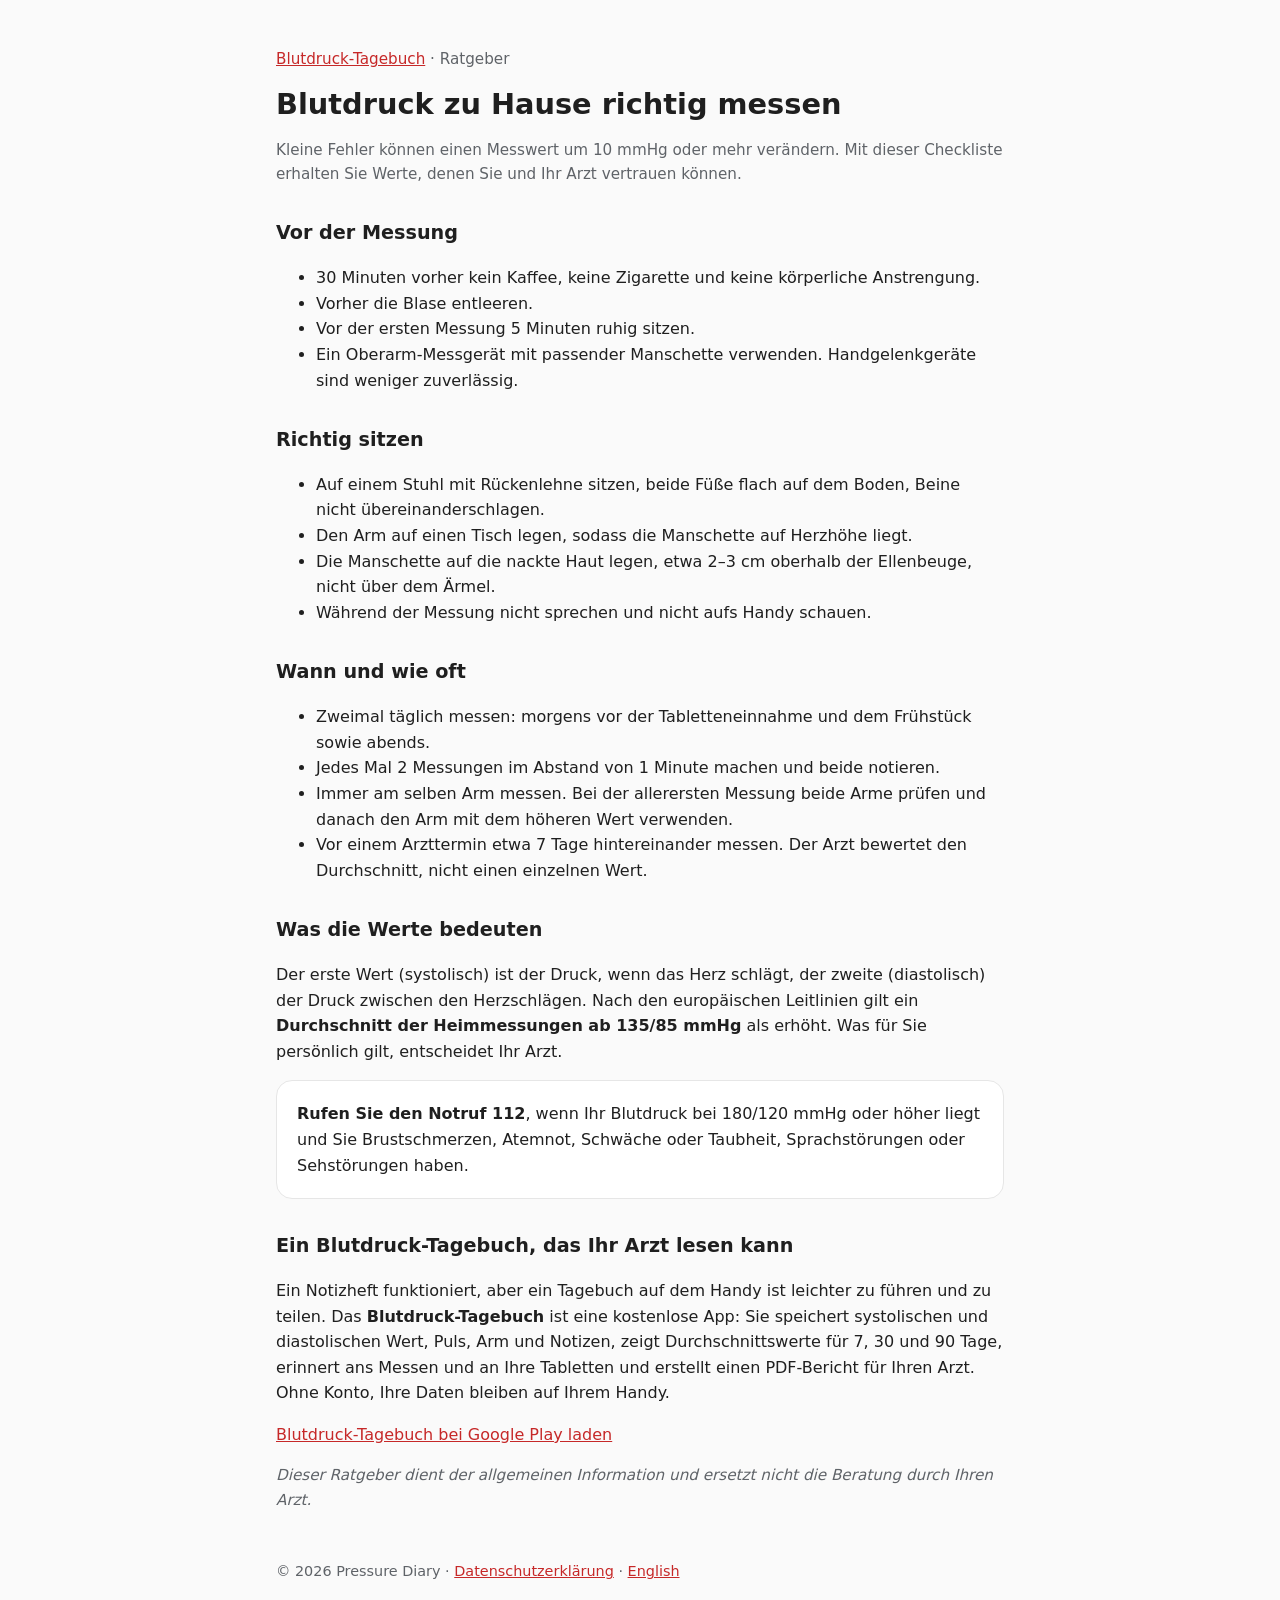
<file: de/blutdruck-zuhause-richtig-messen.html>
<!doctype html>
<html lang="de">
<head>
  <meta charset="utf-8">
  <meta name="viewport" content="width=device-width, initial-scale=1">
  <title>Blutdruck zu Hause richtig messen · Blutdruck-Tagebuch</title>
  <meta name="description" content="Checkliste für genaue Blutdruckmessungen zu Hause: richtig sitzen, wann und wie oft messen und wie Sie ein Blutdruck-Tagebuch für Ihren Arzt führen.">
  <link rel="canonical" href="https://pressurediary.github.io/de/blutdruck-zuhause-richtig-messen.html">
  <link rel="alternate" hreflang="de" href="https://pressurediary.github.io/de/blutdruck-zuhause-richtig-messen.html">
  <link rel="alternate" hreflang="en" href="https://pressurediary.github.io/en/how-to-measure-blood-pressure-at-home.html">
  <link rel="stylesheet" href="../style.css">
</head>
<body>
<main>
  <p class="muted"><a href="../?lang=de">Blutdruck-Tagebuch</a> · Ratgeber</p>
  <h1>Blutdruck zu Hause richtig messen</h1>
  <p class="muted">Kleine Fehler können einen Messwert um 10 mmHg oder mehr verändern. Mit dieser Checkliste erhalten Sie Werte, denen Sie und Ihr Arzt vertrauen können.</p>

  <h2>Vor der Messung</h2>
  <ul>
    <li>30 Minuten vorher kein Kaffee, keine Zigarette und keine körperliche Anstrengung.</li>
    <li>Vorher die Blase entleeren.</li>
    <li>Vor der ersten Messung 5 Minuten ruhig sitzen.</li>
    <li>Ein Oberarm-Messgerät mit passender Manschette verwenden. Handgelenkgeräte sind weniger zuverlässig.</li>
  </ul>

  <h2>Richtig sitzen</h2>
  <ul>
    <li>Auf einem Stuhl mit Rückenlehne sitzen, beide Füße flach auf dem Boden, Beine nicht übereinanderschlagen.</li>
    <li>Den Arm auf einen Tisch legen, sodass die Manschette auf Herzhöhe liegt.</li>
    <li>Die Manschette auf die nackte Haut legen, etwa 2–3 cm oberhalb der Ellenbeuge, nicht über dem Ärmel.</li>
    <li>Während der Messung nicht sprechen und nicht aufs Handy schauen.</li>
  </ul>

  <h2>Wann und wie oft</h2>
  <ul>
    <li>Zweimal täglich messen: morgens vor der Tabletteneinnahme und dem Frühstück sowie abends.</li>
    <li>Jedes Mal 2 Messungen im Abstand von 1 Minute machen und beide notieren.</li>
    <li>Immer am selben Arm messen. Bei der allerersten Messung beide Arme prüfen und danach den Arm mit dem höheren Wert verwenden.</li>
    <li>Vor einem Arzttermin etwa 7 Tage hintereinander messen. Der Arzt bewertet den Durchschnitt, nicht einen einzelnen Wert.</li>
  </ul>

  <h2>Was die Werte bedeuten</h2>
  <p>Der erste Wert (systolisch) ist der Druck, wenn das Herz schlägt, der zweite (diastolisch) der Druck zwischen den Herzschlägen.
    Nach den europäischen Leitlinien gilt ein <strong>Durchschnitt der Heimmessungen ab 135/85 mmHg</strong> als erhöht.
    Was für Sie persönlich gilt, entscheidet Ihr Arzt.</p>
  <div class="card">
    <strong>Rufen Sie den Notruf 112</strong>, wenn Ihr Blutdruck bei 180/120 mmHg oder höher liegt und Sie Brustschmerzen, Atemnot,
    Schwäche oder Taubheit, Sprachstörungen oder Sehstörungen haben.
  </div>

  <h2>Ein Blutdruck-Tagebuch, das Ihr Arzt lesen kann</h2>
  <p>Ein Notizheft funktioniert, aber ein Tagebuch auf dem Handy ist leichter zu führen und zu teilen.
    Das <strong>Blutdruck-Tagebuch</strong> ist eine kostenlose App: Sie speichert systolischen und diastolischen Wert, Puls, Arm und Notizen,
    zeigt Durchschnittswerte für 7, 30 und 90 Tage, erinnert ans Messen und an Ihre Tabletten
    und erstellt einen PDF-Bericht für Ihren Arzt. Ohne Konto, Ihre Daten bleiben auf Ihrem Handy.</p>
  <p><a href="https://play.google.com/store/apps/details?id=com.kaanonur.pressurediary&amp;hl=de">Blutdruck-Tagebuch bei Google Play laden</a></p>

  <p class="muted"><em>Dieser Ratgeber dient der allgemeinen Information und ersetzt nicht die Beratung durch Ihren Arzt.</em></p>

  <footer>© 2026 Pressure Diary · <a href="../privacy.html?lang=de">Datenschutzerklärung</a> · <a href="../en/how-to-measure-blood-pressure-at-home.html">English</a></footer>
</main>
</body>
</html>
</file>
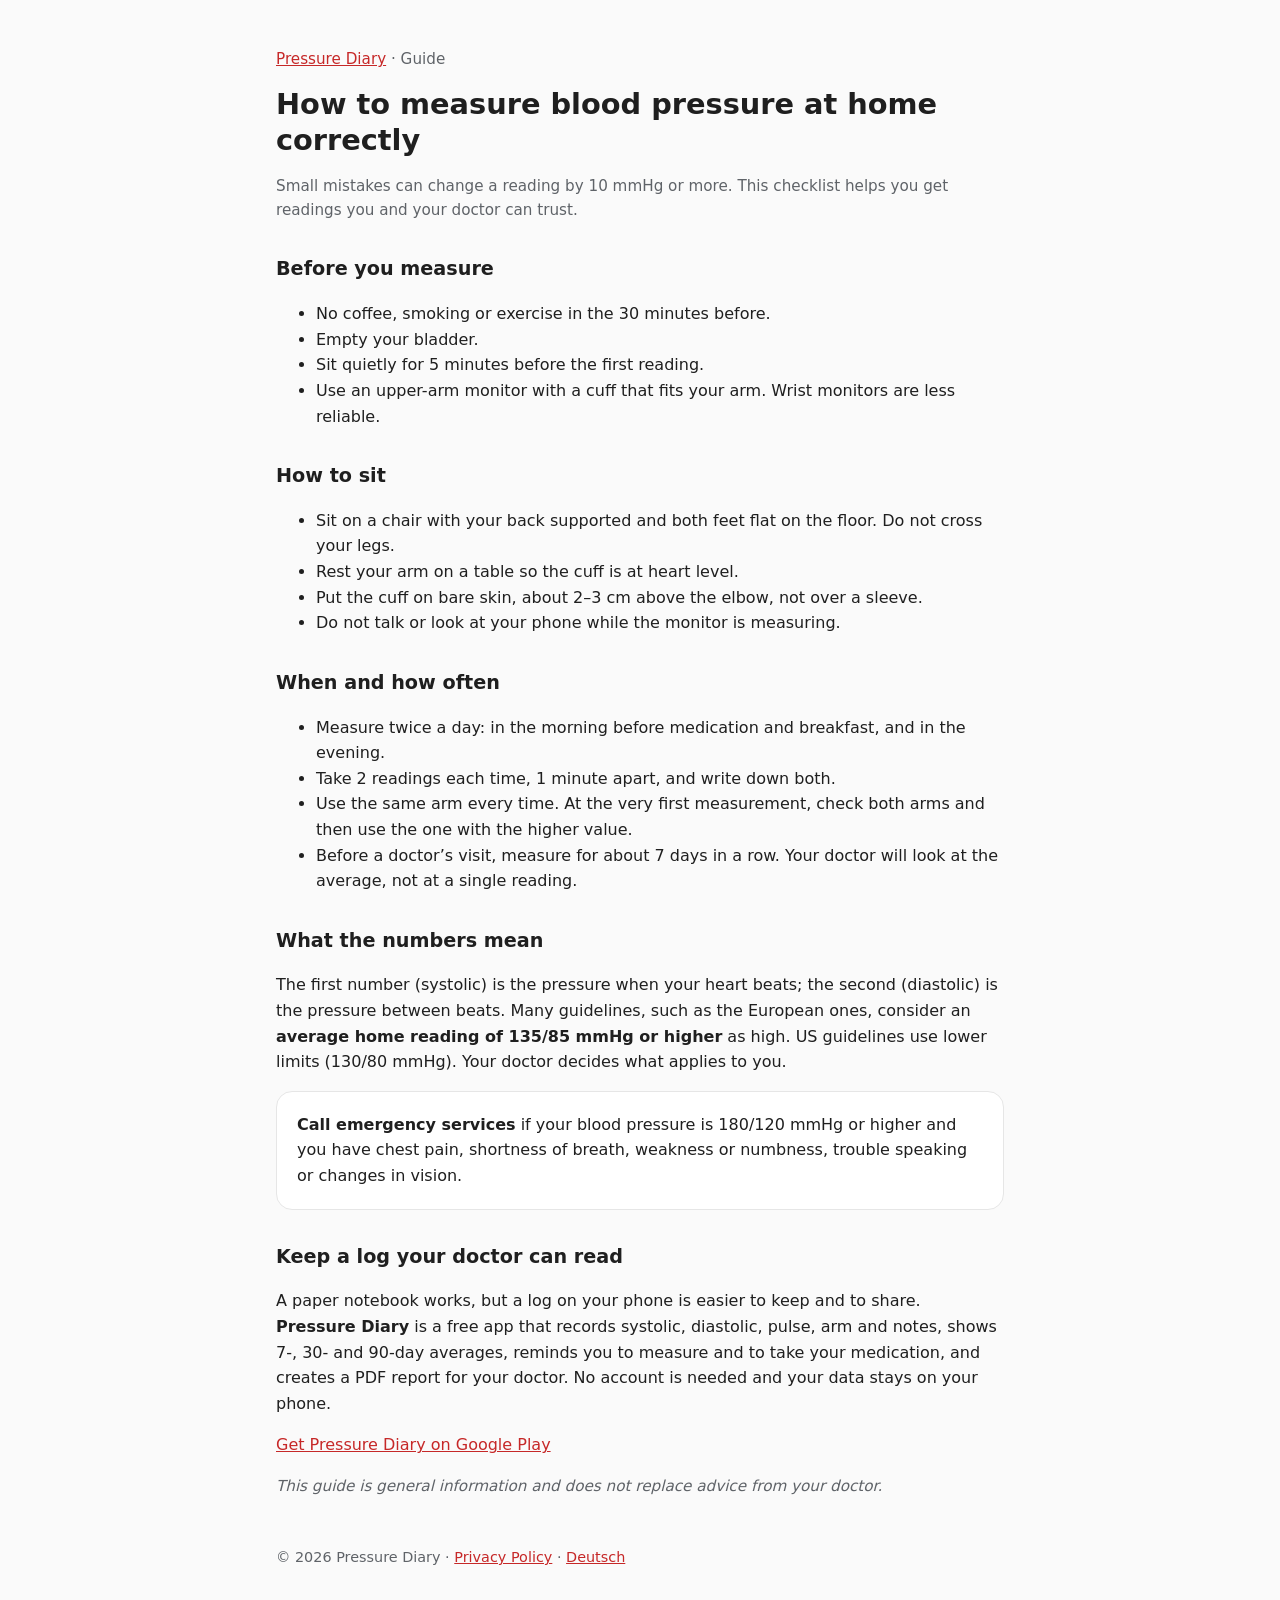
<file: en/how-to-measure-blood-pressure-at-home.html>
<!doctype html>
<html lang="en">
<head>
  <meta charset="utf-8">
  <meta name="viewport" content="width=device-width, initial-scale=1">
  <title>How to measure blood pressure at home correctly · Pressure Diary</title>
  <meta name="description" content="A simple checklist for accurate home blood pressure readings: how to sit, when to measure, how many readings to take and how to keep a log for your doctor.">
  <link rel="canonical" href="https://pressurediary.github.io/en/how-to-measure-blood-pressure-at-home.html">
  <link rel="alternate" hreflang="en" href="https://pressurediary.github.io/en/how-to-measure-blood-pressure-at-home.html">
  <link rel="alternate" hreflang="de" href="https://pressurediary.github.io/de/blutdruck-zuhause-richtig-messen.html">
  <link rel="stylesheet" href="../style.css">
</head>
<body>
<main>
  <p class="muted"><a href="../?lang=en">Pressure Diary</a> · Guide</p>
  <h1>How to measure blood pressure at home correctly</h1>
  <p class="muted">Small mistakes can change a reading by 10 mmHg or more. This checklist helps you get readings you and your doctor can trust.</p>

  <h2>Before you measure</h2>
  <ul>
    <li>No coffee, smoking or exercise in the 30 minutes before.</li>
    <li>Empty your bladder.</li>
    <li>Sit quietly for 5 minutes before the first reading.</li>
    <li>Use an upper-arm monitor with a cuff that fits your arm. Wrist monitors are less reliable.</li>
  </ul>

  <h2>How to sit</h2>
  <ul>
    <li>Sit on a chair with your back supported and both feet flat on the floor. Do not cross your legs.</li>
    <li>Rest your arm on a table so the cuff is at heart level.</li>
    <li>Put the cuff on bare skin, about 2–3 cm above the elbow, not over a sleeve.</li>
    <li>Do not talk or look at your phone while the monitor is measuring.</li>
  </ul>

  <h2>When and how often</h2>
  <ul>
    <li>Measure twice a day: in the morning before medication and breakfast, and in the evening.</li>
    <li>Take 2 readings each time, 1 minute apart, and write down both.</li>
    <li>Use the same arm every time. At the very first measurement, check both arms and then use the one with the higher value.</li>
    <li>Before a doctor’s visit, measure for about 7 days in a row. Your doctor will look at the average, not at a single reading.</li>
  </ul>

  <h2>What the numbers mean</h2>
  <p>The first number (systolic) is the pressure when your heart beats; the second (diastolic) is the pressure between beats.
    Many guidelines, such as the European ones, consider an <strong>average home reading of 135/85 mmHg or higher</strong> as high.
    US guidelines use lower limits (130/80 mmHg). Your doctor decides what applies to you.</p>
  <div class="card">
    <strong>Call emergency services</strong> if your blood pressure is 180/120 mmHg or higher and you have chest pain, shortness of breath,
    weakness or numbness, trouble speaking or changes in vision.
  </div>

  <h2>Keep a log your doctor can read</h2>
  <p>A paper notebook works, but a log on your phone is easier to keep and to share.
    <strong>Pressure Diary</strong> is a free app that records systolic, diastolic, pulse, arm and notes, shows 7-, 30- and 90-day averages,
    reminds you to measure and to take your medication, and creates a PDF report for your doctor.
    No account is needed and your data stays on your phone.</p>
  <p><a href="https://play.google.com/store/apps/details?id=com.kaanonur.pressurediary&amp;hl=en">Get Pressure Diary on Google Play</a></p>

  <p class="muted"><em>This guide is general information and does not replace advice from your doctor.</em></p>

  <footer>© 2026 Pressure Diary · <a href="../privacy.html?lang=en">Privacy Policy</a> · <a href="../de/blutdruck-zuhause-richtig-messen.html">Deutsch</a></footer>
</main>
</body>
</html>
</file>
<file: style.css>
:root {
  --bg: #fafafa;
  --surface: #ffffff;
  --text: #1f1f1f;
  --muted: #5f6368;
  --accent: #c62828;
  --border: #e6e6e6;
}
@media (prefers-color-scheme: dark) {
  :root {
    --bg: #121212;
    --surface: #1e1e1e;
    --text: #ececec;
    --muted: #a8a8a8;
    --accent: #ef6b6b;
    --border: #2c2c2c;
  }
}
* { box-sizing: border-box; }
body {
  margin: 0;
  background: var(--bg);
  color: var(--text);
  font: 16px/1.6 system-ui, -apple-system, "Segoe UI", Roboto, sans-serif;
}
main { max-width: 760px; margin: 0 auto; padding: 32px 16px 64px; }
a { color: var(--accent); }
h1 { font-size: 1.8rem; line-height: 1.25; margin: 0 0 8px; }
h2 { font-size: 1.2rem; margin: 32px 0 8px; }
h3 { font-size: 1rem; margin: 20px 0 4px; }
p, li { color: var(--text); }
.muted { color: var(--muted); font-size: 0.95rem; }
.card {
  background: var(--surface);
  border: 1px solid var(--border);
  border-radius: 16px;
  padding: 20px;
  margin: 16px 0;
}
.app { display: flex; gap: 16px; align-items: center; }
.app img { width: 72px; height: 72px; border-radius: 16px; flex: none; }
.lang { display: flex; gap: 12px; margin: 16px 0 8px; font-size: 0.95rem; }
table { width: 100%; border-collapse: collapse; font-size: 0.95rem; }
th, td { text-align: left; padding: 8px; border-bottom: 1px solid var(--border); vertical-align: top; }
footer { margin-top: 48px; color: var(--muted); font-size: 0.9rem; }
.card > ul { margin: 0; padding-left: 20px; }

/* One language at a time (see lang.js) */
html[lang="tr"] [data-lang]:not([data-lang="tr"]) { display: none !important; }
html[lang="en"] [data-lang]:not([data-lang="en"]) { display: none !important; }
html[lang="de"] [data-lang]:not([data-lang="de"]) { display: none !important; }
html[lang="es"] [data-lang]:not([data-lang="es"]) { display: none !important; }
html[lang="pt"] [data-lang]:not([data-lang="pt"]) { display: none !important; }
html[lang="fr"] [data-lang]:not([data-lang="fr"]) { display: none !important; }
html[lang="it"] [data-lang]:not([data-lang="it"]) { display: none !important; }
html[lang="ru"] [data-lang]:not([data-lang="ru"]) { display: none !important; }
html[lang="uk"] [data-lang]:not([data-lang="uk"]) { display: none !important; }
html[lang="pl"] [data-lang]:not([data-lang="pl"]) { display: none !important; }
html[lang="id"] [data-lang]:not([data-lang="id"]) { display: none !important; }
html[lang="hi"] [data-lang]:not([data-lang="hi"]) { display: none !important; }
html[lang="ar"] [data-lang]:not([data-lang="ar"]) { display: none !important; }
html[lang="ja"] [data-lang]:not([data-lang="ja"]) { display: none !important; }
html[lang="ko"] [data-lang]:not([data-lang="ko"]) { display: none !important; }
html[lang="vi"] [data-lang]:not([data-lang="vi"]) { display: none !important; }
html[lang="nl"] [data-lang]:not([data-lang="nl"]) { display: none !important; }
.topbar { display: flex; justify-content: flex-end; margin-bottom: 16px; }
.lang-select {
  font: inherit; font-size: 0.9rem; padding: 6px 12px; cursor: pointer;
  border: 1px solid var(--border); border-radius: 999px;
  background: var(--surface); color: var(--text);
}
</file>
